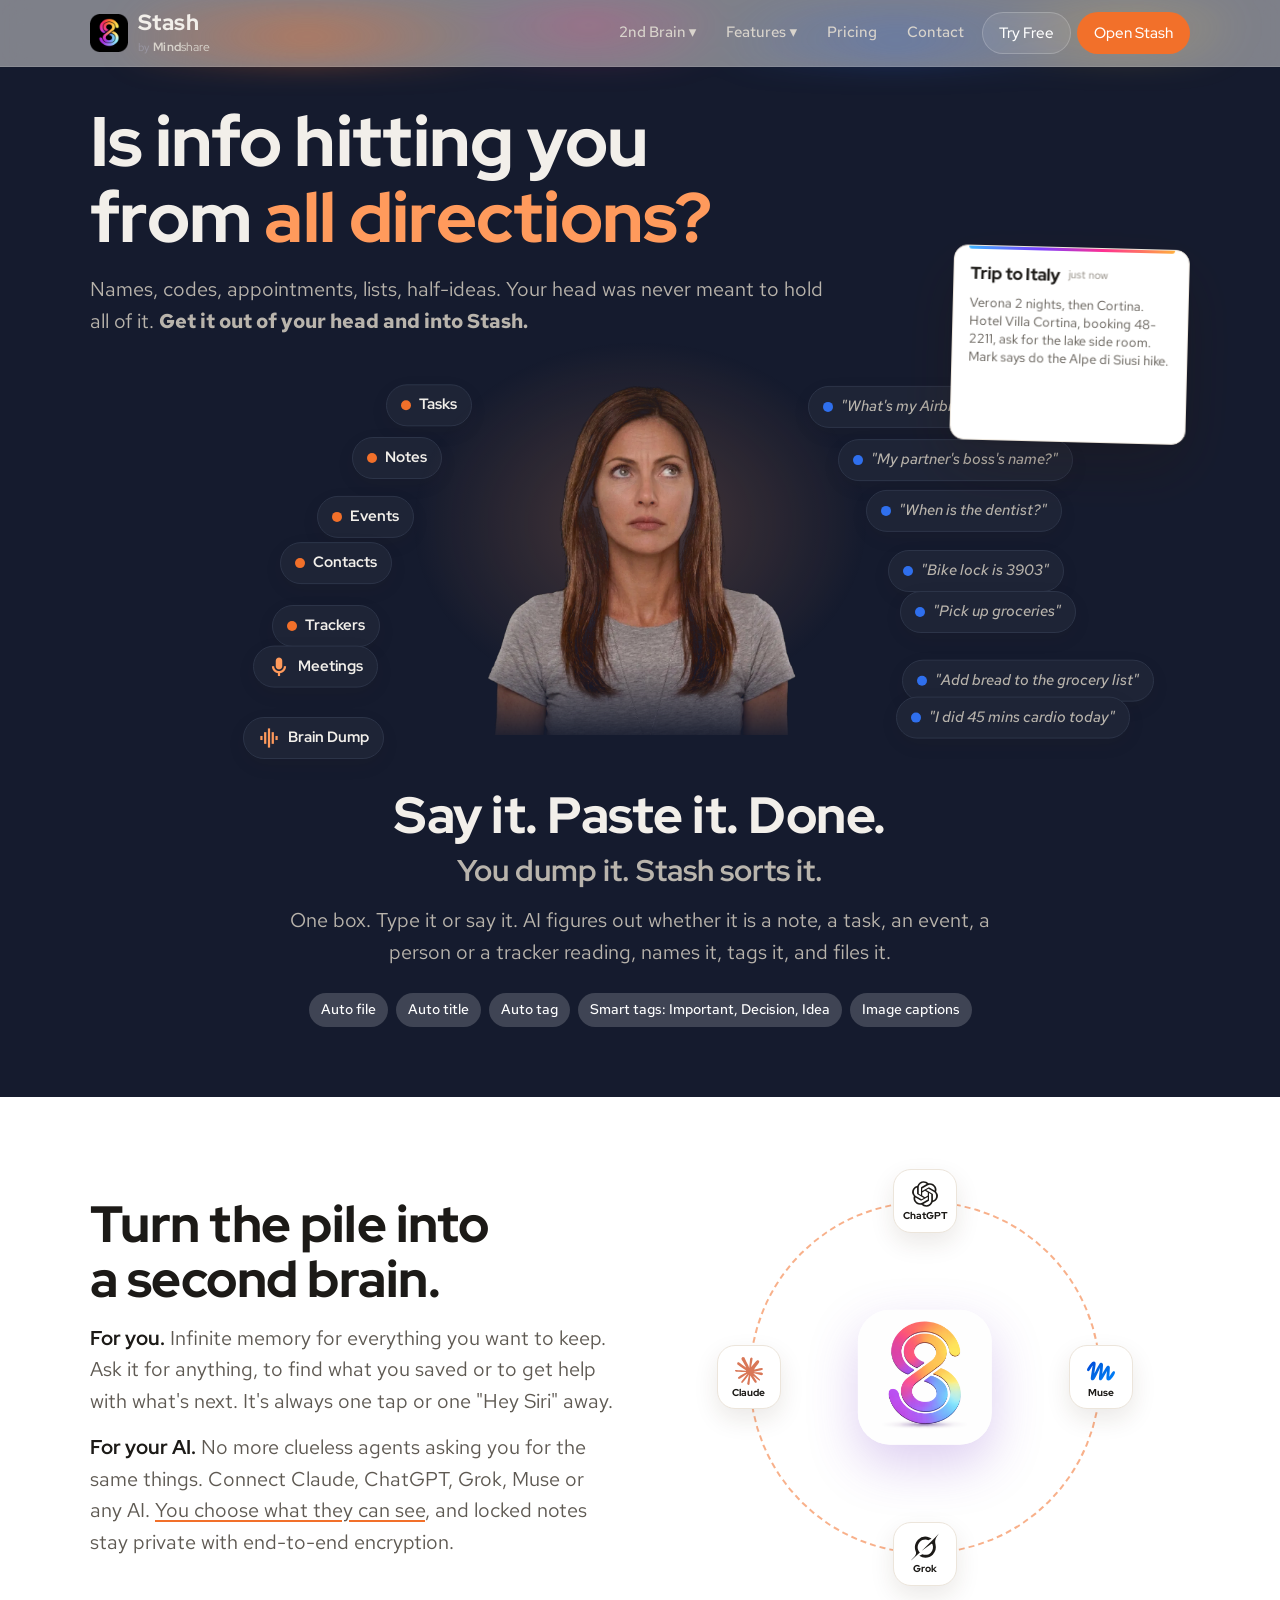
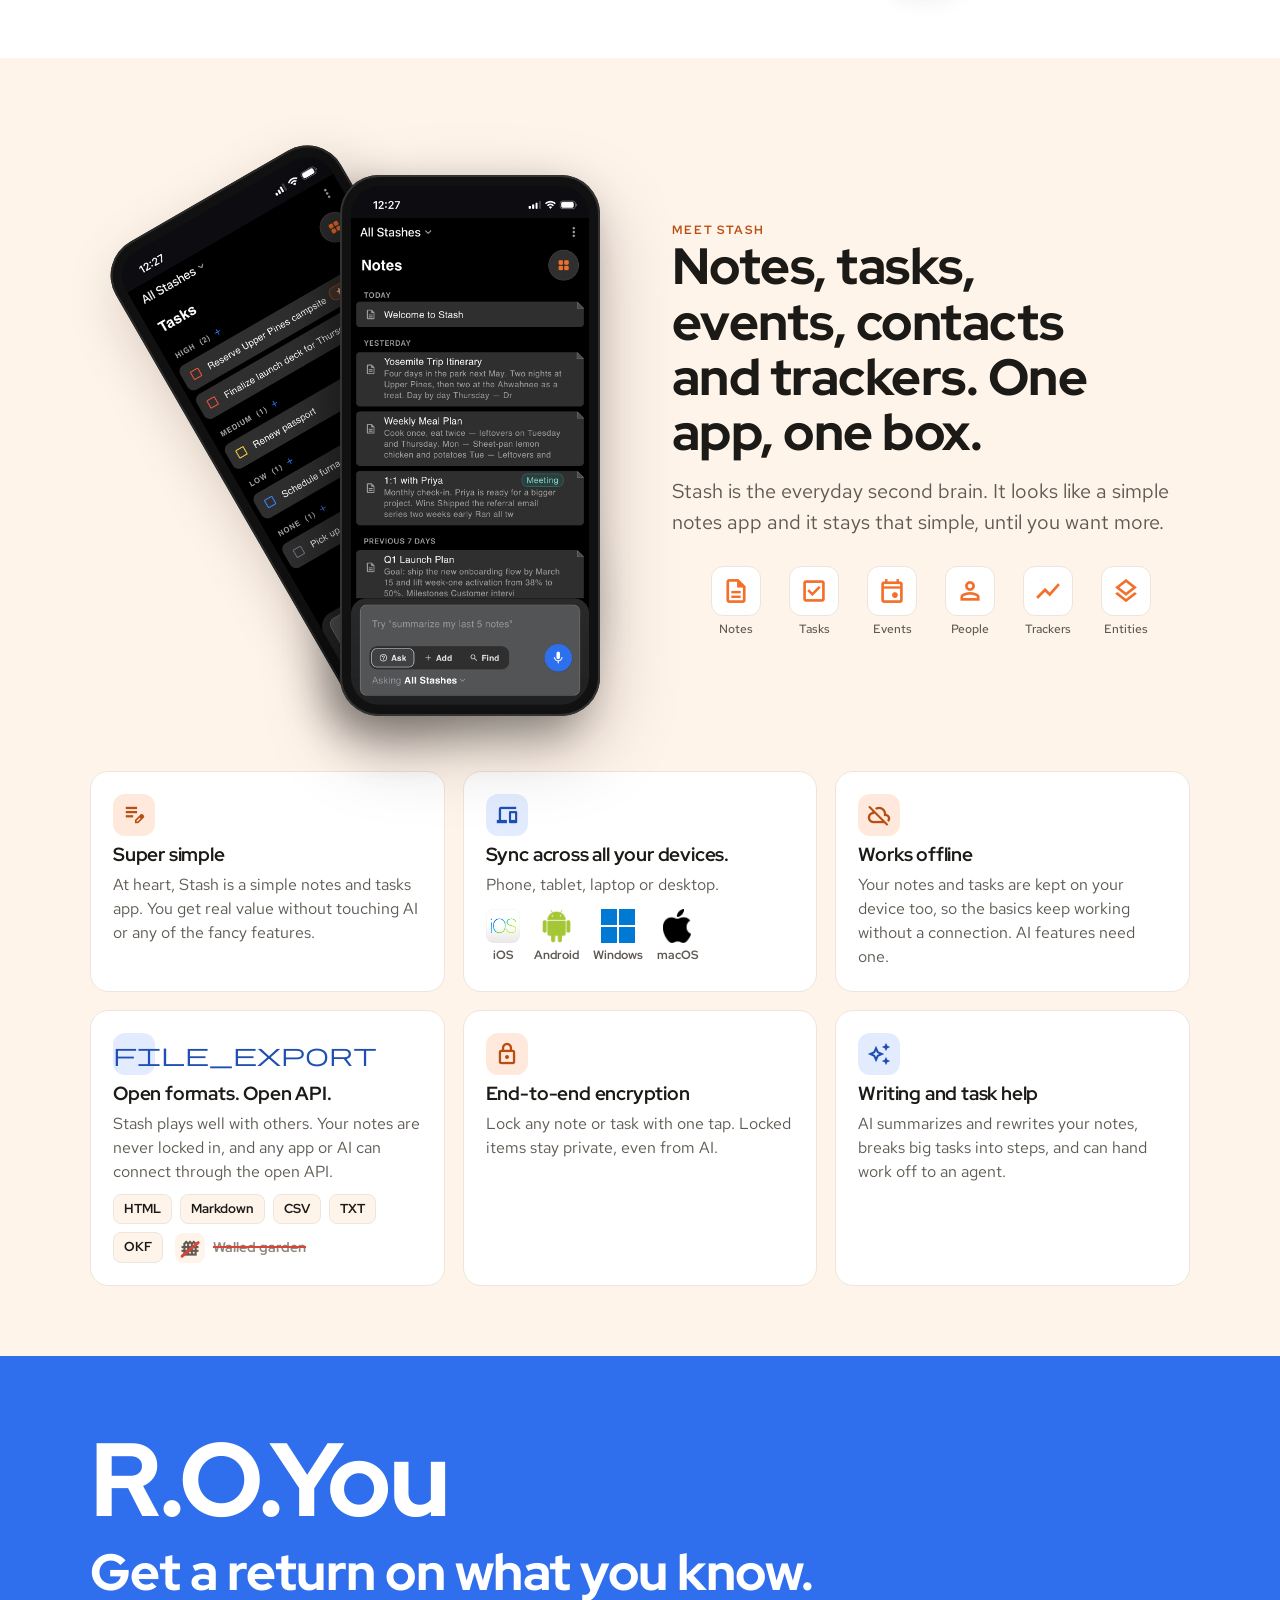
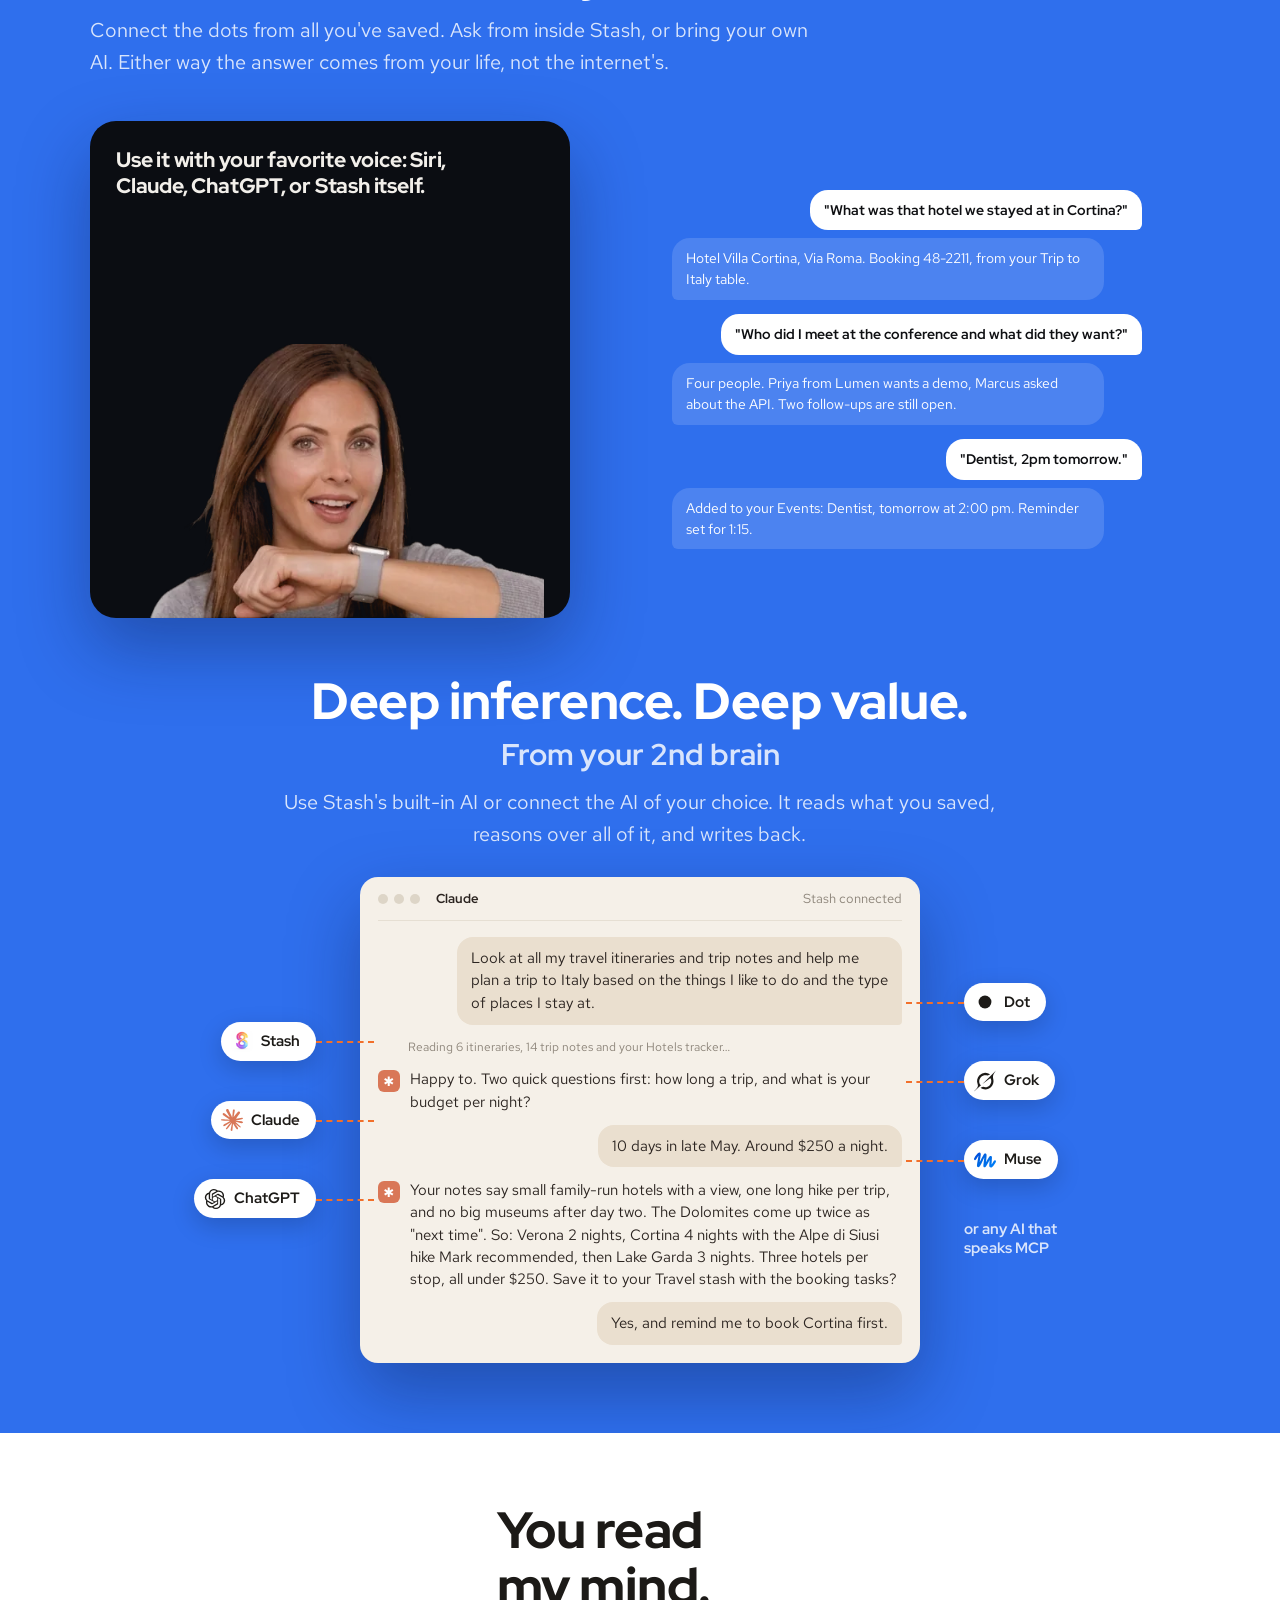
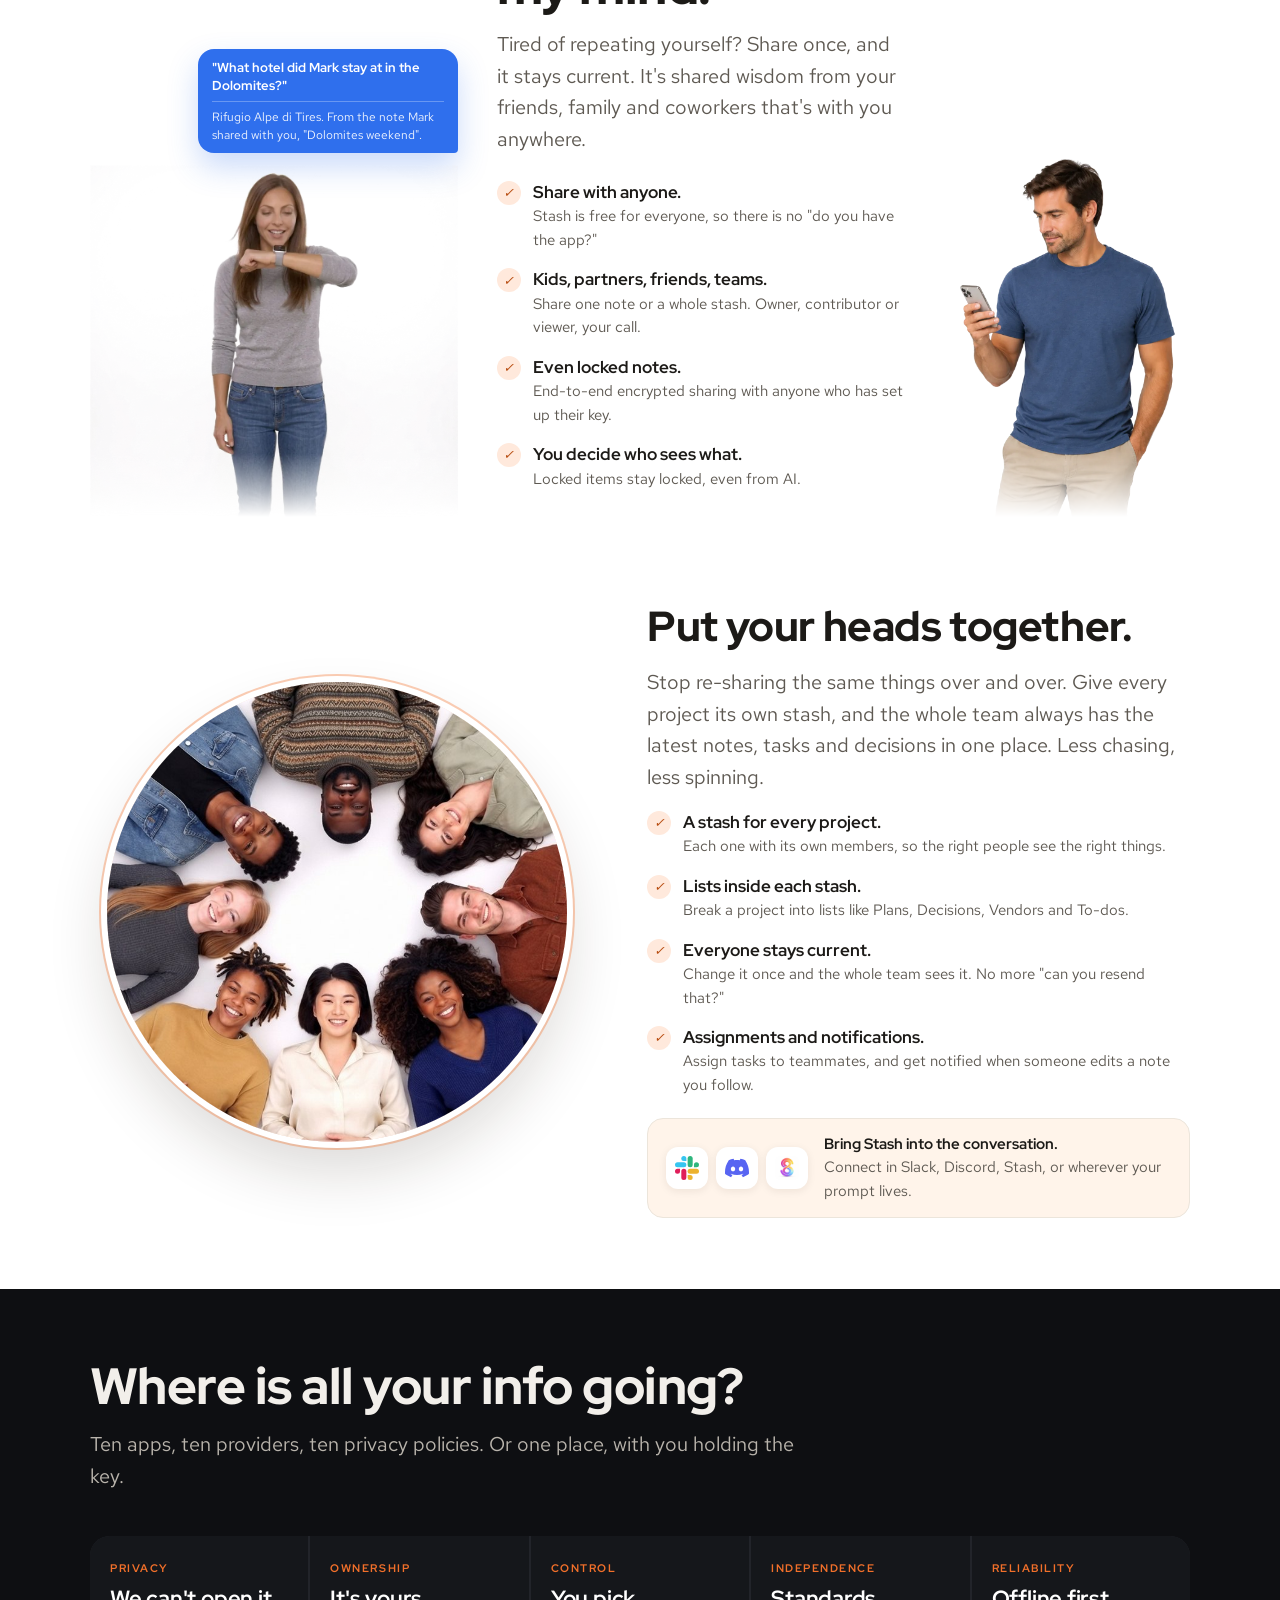
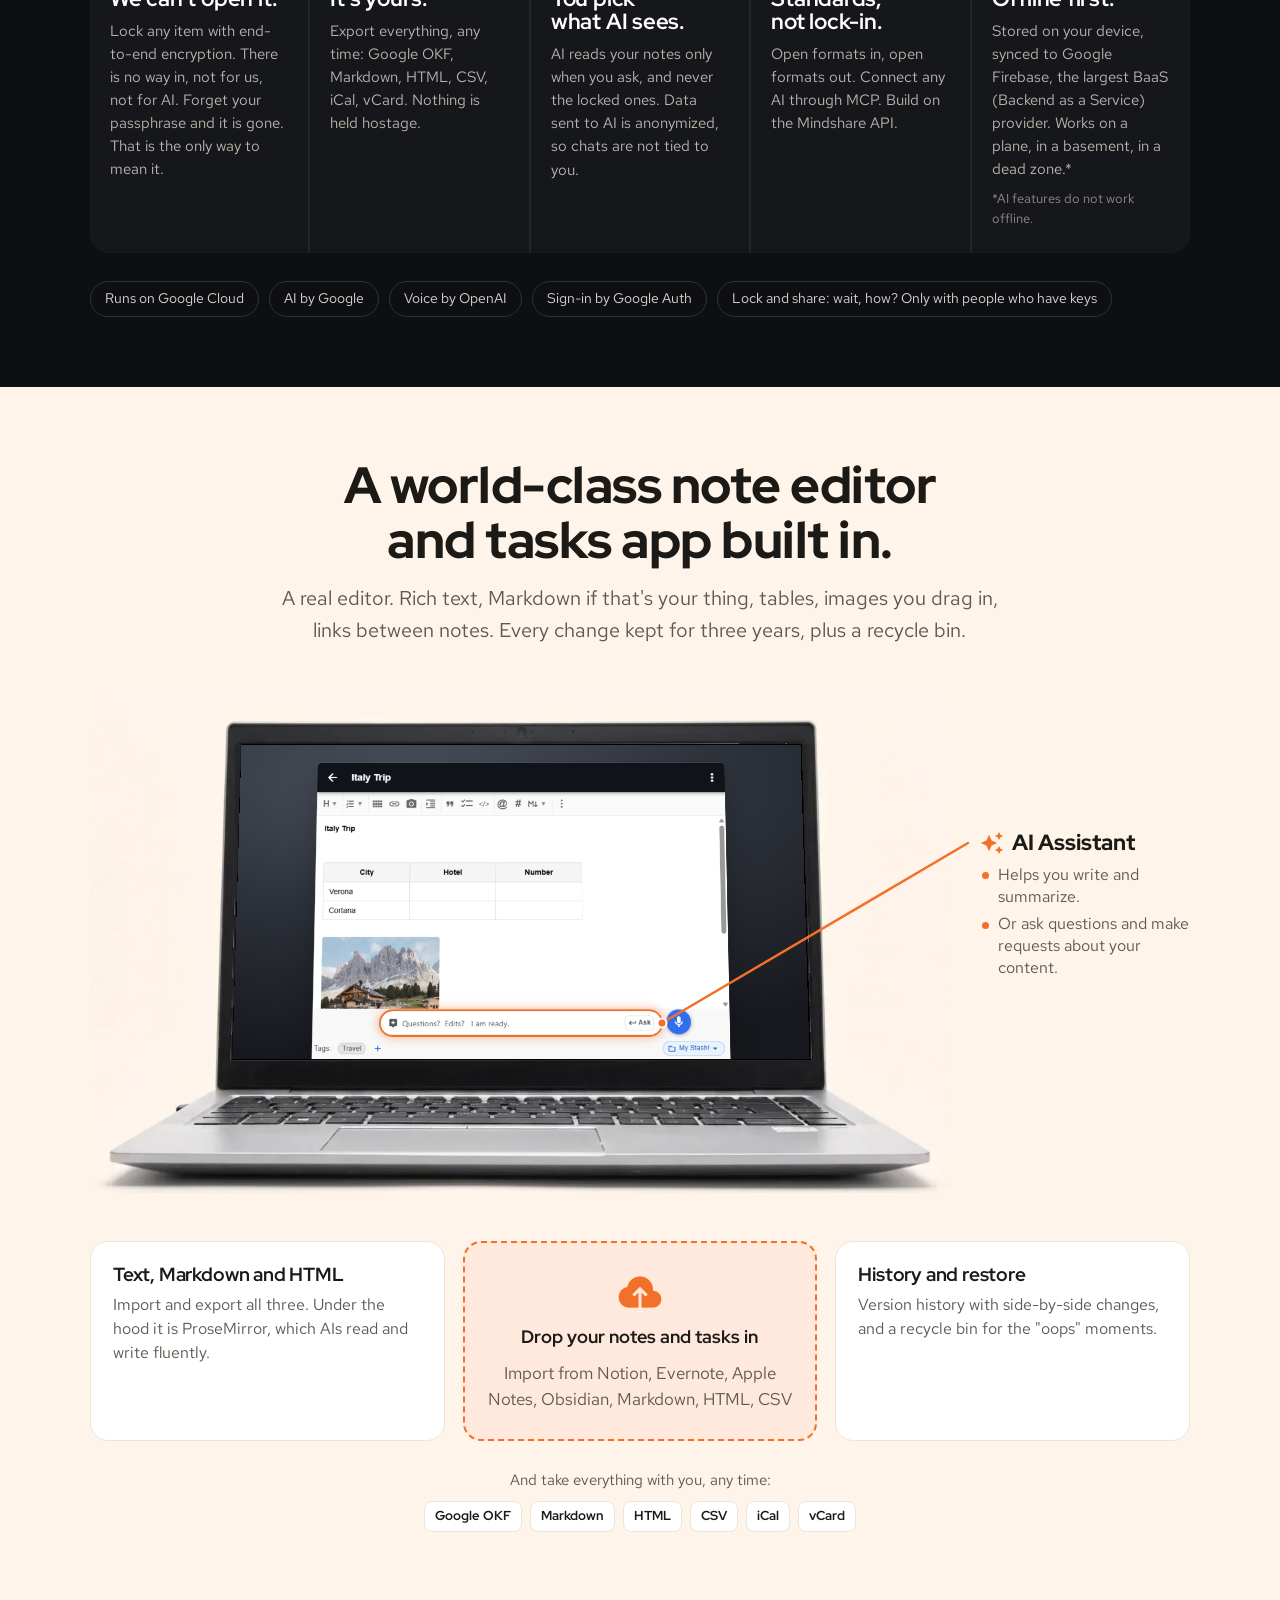
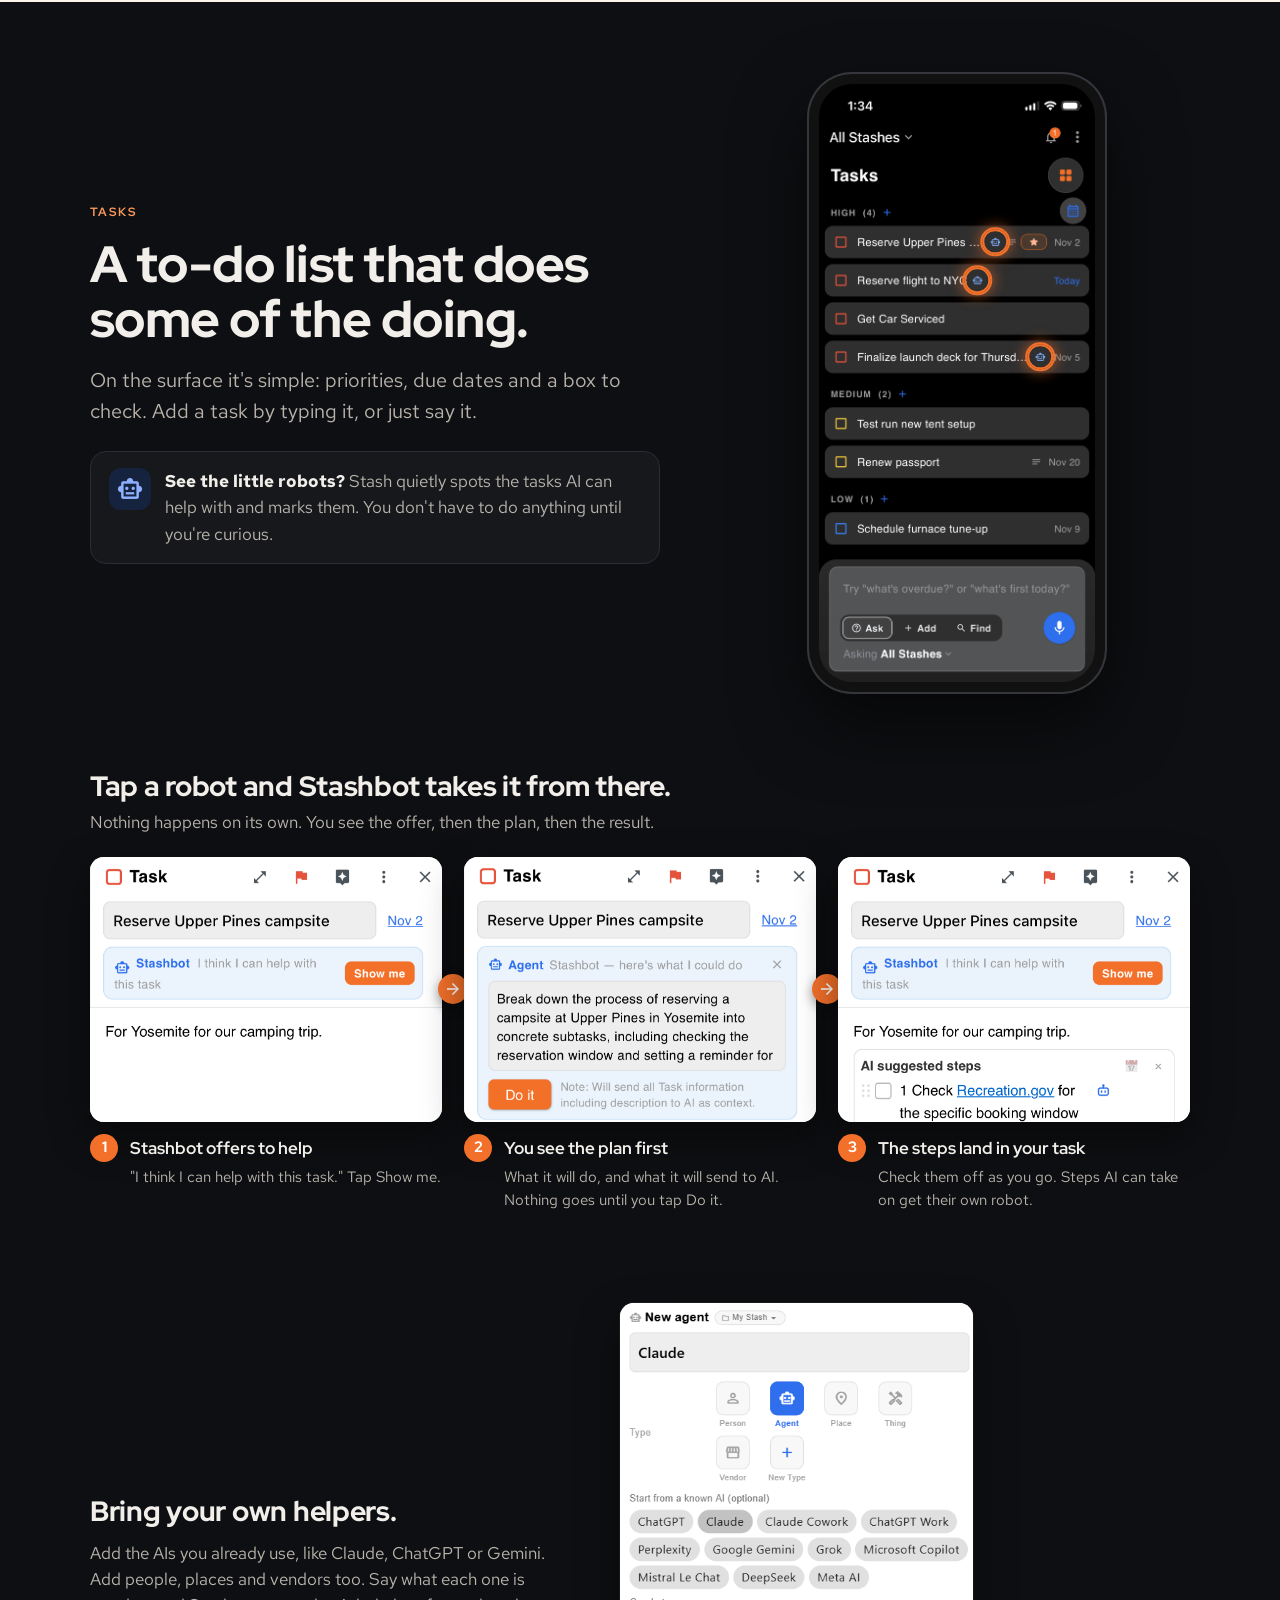
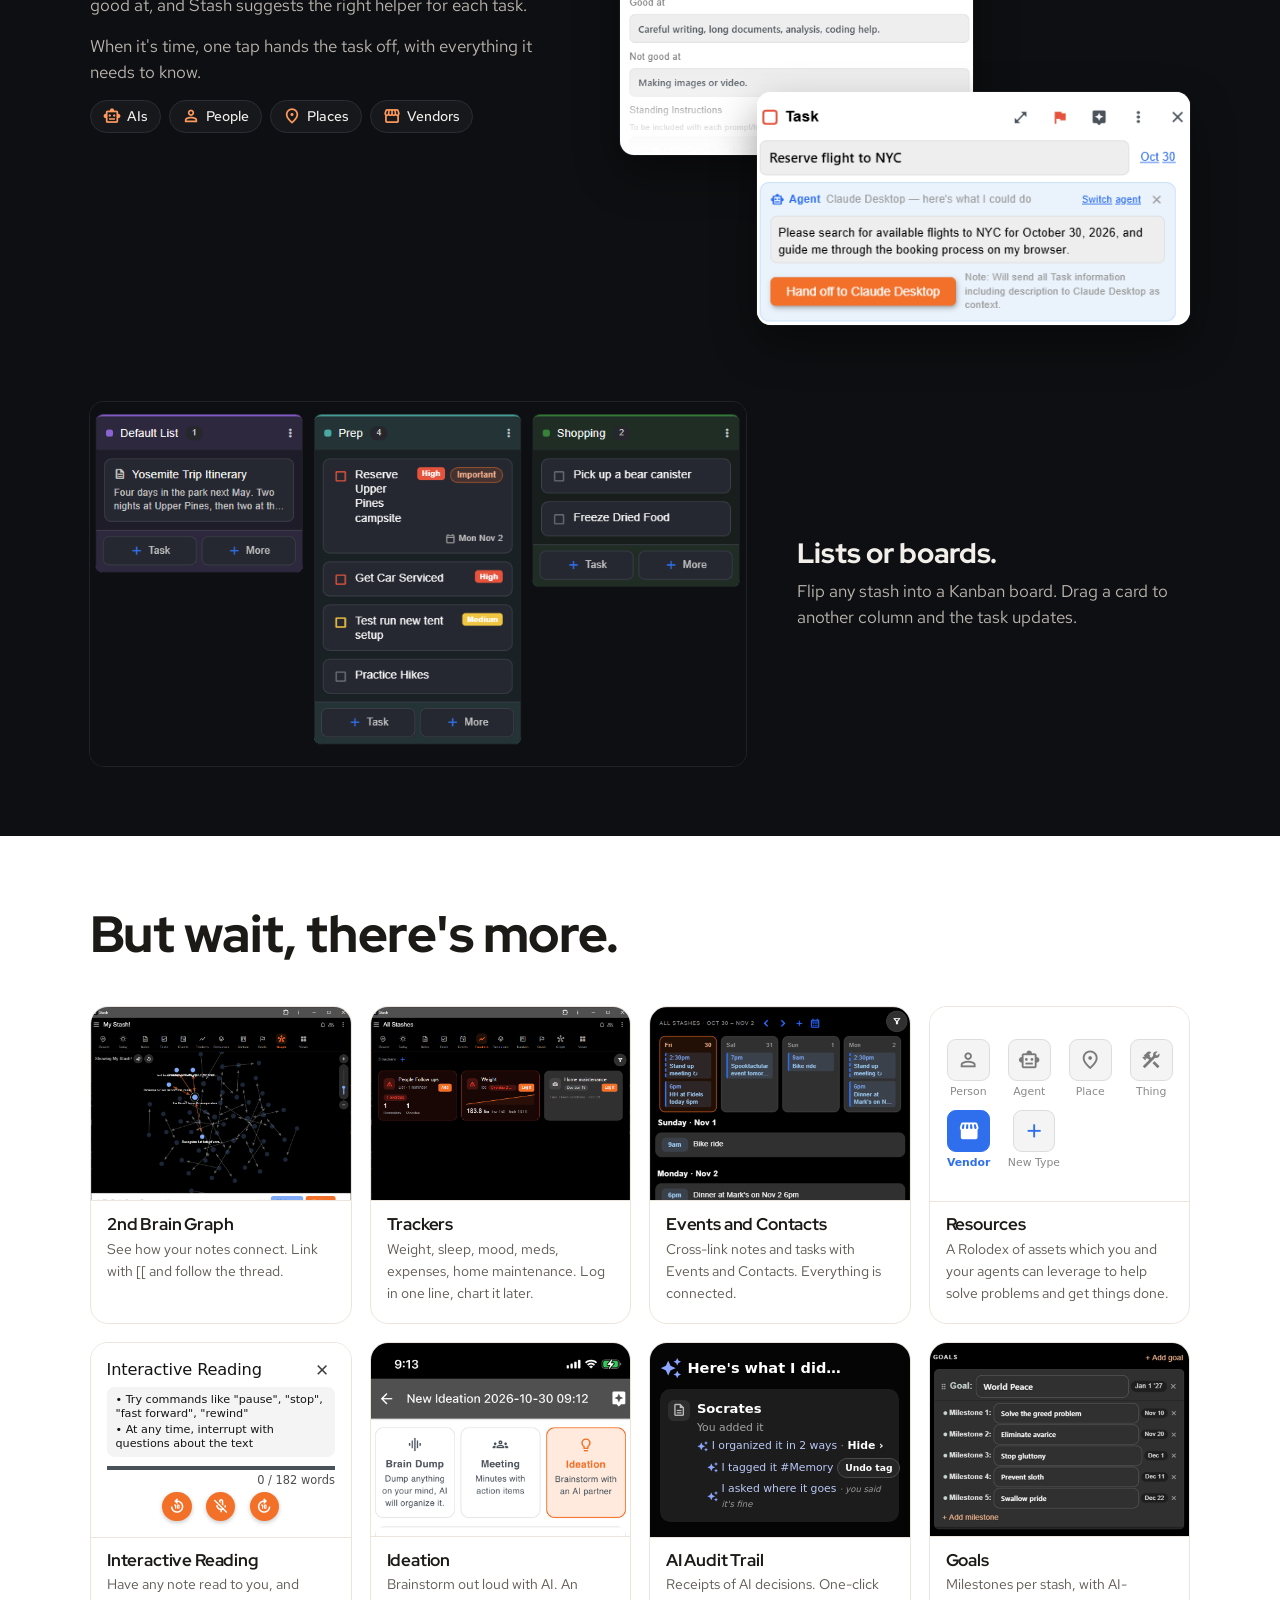
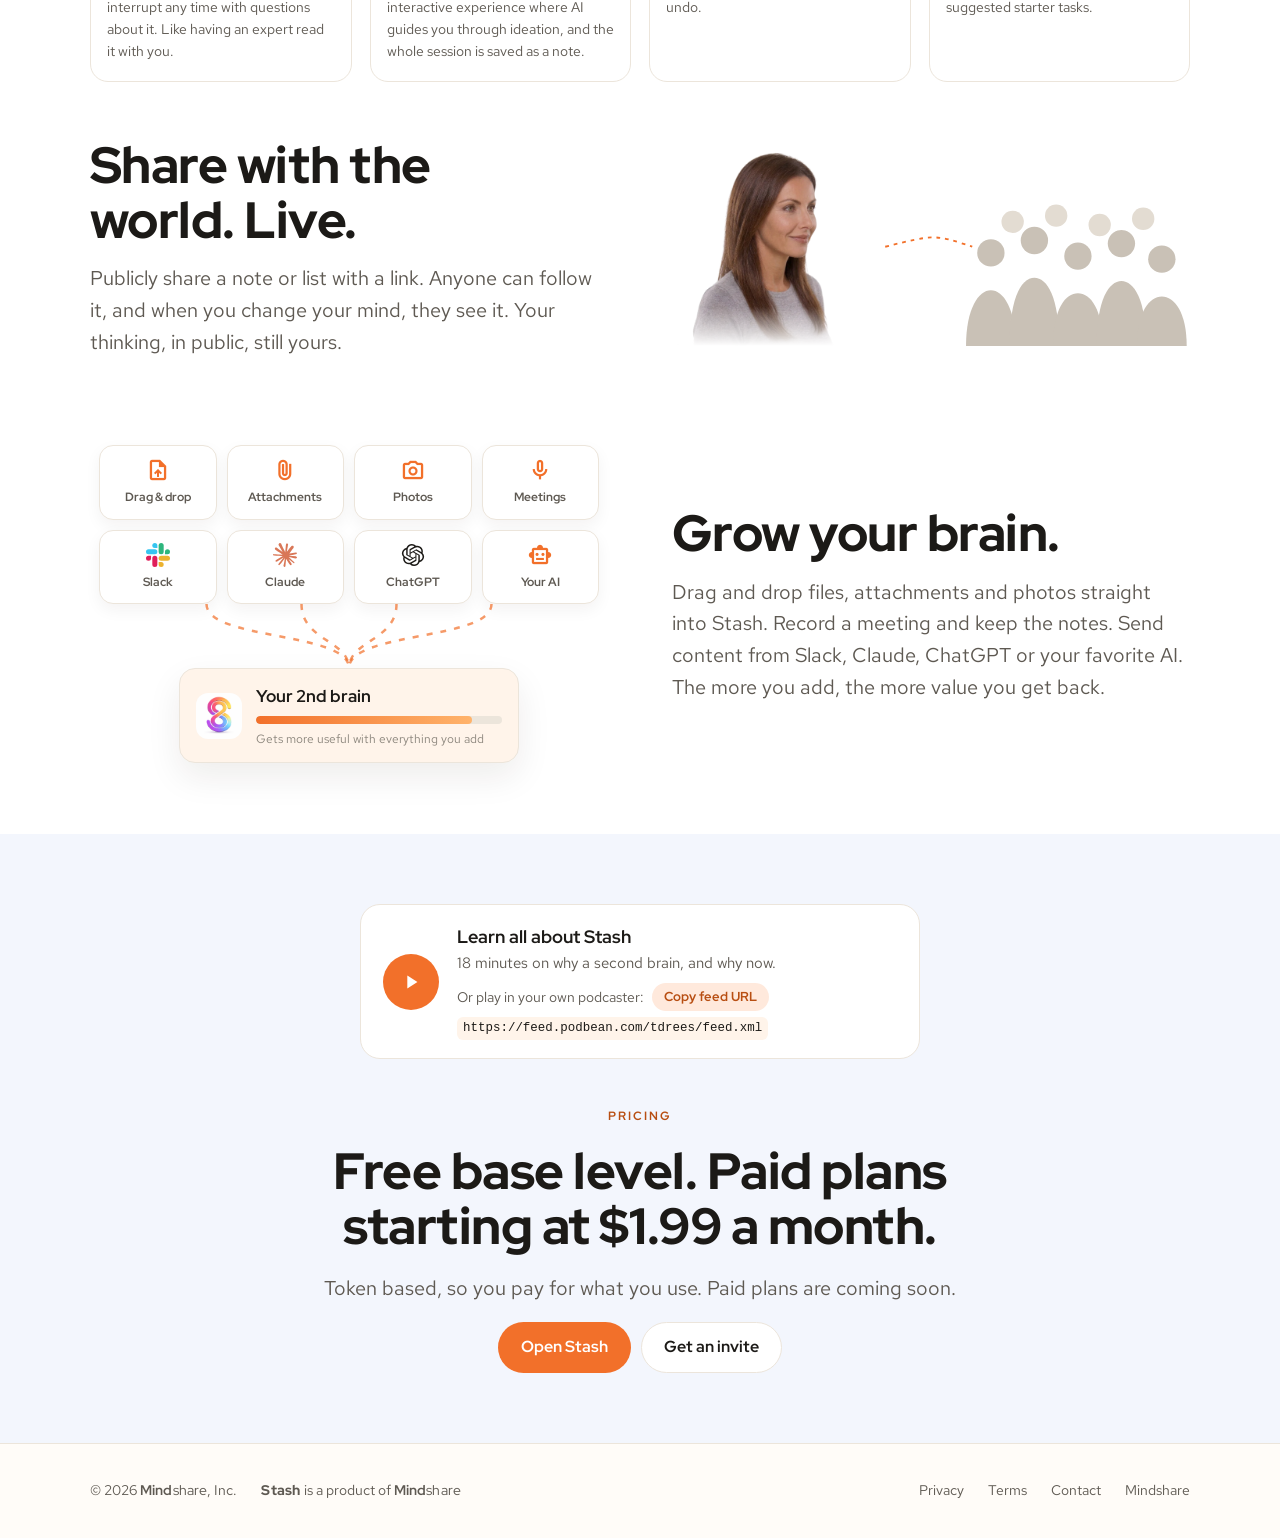
<file: index.html>
<!doctype html>
<html lang="en">
<head>
  <meta charset="utf-8">
  <meta name="viewport" content="width=device-width, initial-scale=1, viewport-fit=cover">
  <title>Stash: the everyday second brain</title>
  <meta name="description" content="Notes, tasks, events, contacts and trackers in one app, with AI that helps when you want it. Stash is the everyday second brain.">
  <meta name="theme-color" content="#FFFCF8">
  <!-- The picture shown when someone shares a link to this page (iMessage, Slack, WhatsApp...).
       Left relative on purpose so it works on every copy (stash.info, retsyn.ai, retsyn.app). -->
  <meta property="og:image" content="/img/share-card.png">
  <meta property="og:image:width" content="1200">
  <meta property="og:image:height" content="630">
  <meta property="og:image:alt" content="Stash: the everyday second brain">
  <meta name="twitter:card" content="summary_large_image">

  <!-- Signed in? Skip the website and go straight to the app.
       Runs first, before anything draws. Keep in step with 404.html.
       See README.md, "The two rules", before changing anything here. -->
  <script>
    (function () {
      var h = location.hostname;
      // Where the app lives for THIS copy of the site:
      //   stash.info → app.stash.info, retsyn.app → app.retsyn.app, retsyn.ai → app.retsyn.ai
      //   localhost (local preview) → the dev app that restart-app.ps1 runs
      //   *.pages.dev (Cloudflare preview links) → the dev app
      var app =
        h === 'localhost' || h === '127.0.0.1' ? 'http://localhost:8089' :
        /\.pages\.dev$/.test(h) ? 'https://app.retsyn.app' :
        'https://app.' + h.replace(/^www\./, '');
      window.STASH_APP = app;
      // The app sets this cookie on sign-in and deletes it on sign-out.
      // Add ?home to the address to stay on the website while signed in.
      var signedIn = /(?:^|;\s*)stash_signed_in=1(?:;|$)/.test(document.cookie);
      var stay = /[?&]home(?:[=&]|$)/.test(location.search);
      if (signedIn && !stay) location.replace(app + '/');
    })();
  </script>

  <link rel="icon" type="image/png" href="/favicon.png">
<link rel="preconnect" href="https://fonts.googleapis.com">
<link rel="preconnect" href="https://fonts.gstatic.com" crossorigin>
<link rel="stylesheet" href="https://fonts.googleapis.com/css2?family=Red+Hat+Display:wght@400;500;700;800&family=Red+Hat+Text:wght@400;500;700&display=swap">
<link rel="stylesheet" href="https://fonts.googleapis.com/css2?family=Material+Symbols+Outlined:opsz,wght,FILL,GRAD@24,400..600,0..1,0&display=swap">
<style>
  @font-face { font-family: "StashIcons"; src: url([data-uri]) format("truetype"); }
  .si { font-family: "StashIcons"; font-style: normal; font-weight: 400; line-height: 1; display: inline-block; }
  .ms { font-family: "Material Symbols Outlined"; font-weight: 500; font-style: normal; font-size: 22px; line-height: 1; display: inline-block; letter-spacing: normal; text-transform: none; white-space: nowrap; direction: ltr; -webkit-font-smoothing: antialiased; font-variation-settings: "FILL" 0, "wght" 500, "GRAD" 0, "opsz" 24; }
  /* Layout: one long light page in 8 chapters, each a full-width band with a 1100px inner column. Orange = act/add, blue = AI/ask, logo gradient only on the hero wordmark. Deliberately single-theme (light). */
  :root {
    color-scheme: light;
    --bg: #FFFCF8; --bg-2: #FFF4EA; --bg-3: #F3F6FD; --ink: #1C1A17; --ink-2: #5E5952; --ink-3: #8C867D; --line: #ECE5DB; --card: #FFFFFF;
    --orange: #F2702A; --orange-ink: #B84E12; --orange-soft: #FFE9DC; --blue: #2F6FED; --blue-ink: #1F4FB3; --blue-soft: #E3ECFF;
    --dark: #0E0F12;
    --grad: linear-gradient(110deg, #3DB7FF, #7B3DFF 35%, #FF2F92 65%, #FFB03B);
    --display: "Red Hat Display", system-ui, sans-serif; --body: "Red Hat Text", system-ui, sans-serif;
    --col: 1100px; --gx: max(32px, env(safe-area-inset-left, 0px)); --gxr: max(32px, env(safe-area-inset-right, 0px));
  }
  * { box-sizing: border-box; }
  html { scroll-behavior: smooth; }
  body { margin: 0; background: var(--bg); color: var(--ink); font-family: var(--body); font-size: 17px; line-height: 1.55; overflow-x: hidden; }
  body::before { content: ""; position: fixed; inset: 0 0 auto; height: env(safe-area-inset-top, 0px); z-index: 60; background: var(--bg); }
  img { max-width: 100%; display: block; }
  a { color: inherit; }
  h1, h2, h3 { font-family: var(--display); text-wrap: balance; margin: 0; line-height: 1.08; letter-spacing: -0.01em; }
  h1 { font-weight: 800; font-size: clamp(2.3rem, 6vw, 4.4rem); }
  h2 { font-weight: 800; font-size: clamp(1.9rem, 4.4vw, 3.2rem); }
  h3 { font-weight: 700; font-size: 1.2rem; }
  p { margin: 0; }
  .lede { font-size: clamp(1.05rem, 1.6vw, 1.3rem); color: var(--ink-2); max-width: 36em; }
  .eyebrow { font-family: var(--display); font-weight: 700; font-size: 0.74rem; letter-spacing: 0.16em; text-transform: uppercase; color: var(--orange-ink); }
  .eyebrow.blue { color: var(--blue-ink); }
  .stash-mark { font-family: var(--display); font-weight: 800; letter-spacing: 0.02em; line-height: 1; }
  .ms-mark { font-family: var(--display); font-weight: 700; letter-spacing: 0.01em; line-height: 1; }
  .ms-mark .share { font-weight: 400; }
  .grad { background: var(--grad); -webkit-background-clip: text; background-clip: text; color: transparent; }

  /* bands */
  .band { padding-block: clamp(40px, 5.5vw, 72px); padding-left: var(--gx); padding-right: var(--gxr); position: relative; overflow: clip; }
  .band.warm { background: var(--bg-2); }
  .band.cool { background: var(--bg-3); }
  .band.dark { background: var(--dark); color: #F2EFEA; }
  .band.dark .lede { color: #B9B4AC; }
  .in { max-width: var(--col); margin: 0 auto; }
  .head { display: grid; gap: 14px; max-width: 46em; margin-bottom: clamp(24px, 3.5vw, 44px); }
  .split { display: grid; grid-template-columns: 1fr 1fr; gap: clamp(28px, 5vw, 72px); align-items: center; }
  @media (max-width: 820px) { .split { grid-template-columns: 1fr; } }
  .grid3 { display: grid; grid-template-columns: repeat(3, 1fr); gap: 18px; }
  .grid2 { display: grid; grid-template-columns: repeat(2, 1fr); gap: 18px; }
  @media (max-width: 820px) { .grid3 { grid-template-columns: 1fr 1fr; } }
  @media (max-width: 520px) { .grid3, .grid2 { grid-template-columns: 1fr; } }
  .card { background: var(--card); border: 1px solid var(--line); border-radius: 18px; padding: 22px; min-width: 0; display: grid; gap: 8px; align-content: start; }
  .card p { color: var(--ink-2); font-size: 0.97rem; }
  /* Meet Stash cards */
  .ic .ms { font-size: 24px; }
  .card .fmt { justify-content: flex-start; margin-top: 2px; }
  .plats { display: flex; flex-wrap: wrap; gap: 14px; margin-top: 4px; }
  .plats span { display: grid; justify-items: center; gap: 4px; font-size: 0.72rem; font-weight: 700; font-family: var(--display); color: var(--ink-2); }
  .plats img { width: 34px; height: 34px; object-fit: contain; display: block; }
  .card .fmt > span:not(.nowall) { background: var(--bg-2); }
  .fmt { align-items: center; }
  .fmt .nowall { margin: 0 0 0 4px; }
  .nowall { display: inline-flex; align-items: center; gap: 8px; margin-top: 4px; font-family: var(--display); font-weight: 700; font-size: 0.86rem; color: var(--ink-3); }
  .nowall s { text-decoration-color: #D9443A; text-decoration-thickness: 2px; }
  .nowall .x { position: relative; display: inline-grid; place-items: center; width: 30px; height: 30px; border-radius: 8px; background: var(--bg-2); color: var(--ink-2); }
  .nowall .x::after { content: ""; position: absolute; left: 3px; right: 3px; top: 50%; height: 2.5px; border-radius: 2px; background: #D9443A; transform: rotate(-40deg); }
  .ic { width: 42px; height: 42px; border-radius: 12px; display: grid; place-items: center; font-family: var(--display); font-weight: 800; font-size: 1.05rem; }
  .ic.o { background: var(--orange-soft); color: var(--orange-ink); }
  .ic.b { background: var(--blue-soft); color: var(--blue-ink); }

  /* buttons */
  .btn { display: inline-flex; align-items: center; justify-content: center; gap: 8px; border-radius: 999px; padding: 12px 22px; font-family: var(--display); font-weight: 700; font-size: 1rem; text-decoration: none; border: 1px solid transparent; cursor: pointer; }
  .btn.p { background: var(--orange); color: #fff; }
  .btn.p:hover { background: var(--orange-ink); }
  .btn.g { border-color: var(--line); background: var(--card); color: var(--ink); }
  .btn.sm { padding: 9px 16px; font-size: 0.92rem; }
  .btn:focus-visible, a:focus-visible, button:focus-visible { outline: 3px solid var(--blue); outline-offset: 2px; }

  /* nav */
  :root { --nav-a: 0.55; --ink-bg: #151B2E; --glow: 1; }
  .nav { position: sticky; top: env(safe-area-inset-top, 0px); z-index: 50; background: rgba(255,255,255,var(--nav-a)); backdrop-filter: blur(14px); border-bottom: 1px solid var(--line); padding-left: var(--gx); padding-right: var(--gxr); transition: background-color 0.4s ease, color 0.4s ease, border-color 0.4s ease; }
  .nav .in { position: relative; z-index: 1; }
  .nav.over-dark::before { content: ""; position: absolute; inset: 0; pointer-events: none; opacity: var(--glow); transition: opacity 0.25s linear;
    background:
      radial-gradient(ellipse 22% 180% at 24% 60%, rgba(242,112,42,0.42), transparent 70%),
      radial-gradient(ellipse 16% 160% at 46% 30%, rgba(255,61,139,0.22), transparent 70%),
      radial-gradient(ellipse 20% 180% at 70% 70%, rgba(47,111,237,0.26), transparent 70%),
      radial-gradient(ellipse 14% 140% at 88% 40%, rgba(255,207,74,0.18), transparent 70%);
    filter: blur(14px); }
  .nav.over-dark { background: rgba(21,27,46,var(--nav-a)); border-color: rgba(255,255,255,0.1); --ink: #F2EFEA; --ink-2: #D9D4CC; --ink-3: #9A97A3; --bg-2: rgba(255,255,255,0.1); --line: rgba(255,255,255,0.14); --card: #1E2436; color: #F2EFEA; }
  .nav.over-dark .brand .t2 .ms-mark { color: #D9D4CC; }
  .nav.over-dark .swap { background: rgba(255,255,255,0.1); border-color: rgba(255,255,255,0.14); }
  .nav.over-dark .swap button { color: #D9D4CC; }
  .nav.over-dark .swap button[aria-pressed="true"] { background: #fff; color: #1C1A17; }
  .nav.over-dark .btn.g { background: rgba(255,255,255,0.08); color: #fff; border-color: rgba(255,255,255,0.2); }
  .nav.over-dark .menu { background: #1E2436; border-color: #2C3448; }
  body::before { background: var(--ink-bg); }
  .nav .in { display: flex; align-items: center; gap: 22px; height: 66px; }
  .brand { display: flex; align-items: center; gap: 10px; text-decoration: none; }
  .brand img { width: 38px; height: 38px; }
  .brand .t1 { font-size: 1.35rem; }
  .brand .t2 { font-size: 0.66rem; color: var(--ink-3); letter-spacing: 0.04em; margin-top: 2px; }
  .brand .t2 .ms-mark { font-size: 0.72rem; color: var(--ink-2); }
  .links { display: flex; gap: 6px; margin-left: auto; align-items: center; }
  .links > a, .links summary { padding: 8px 12px; border-radius: 999px; text-decoration: none; font-weight: 500; font-size: 0.95rem; color: var(--ink-2); list-style: none; cursor: pointer; }
  .links > a:hover, .links summary:hover { background: var(--bg-2); color: var(--ink); }
  .links summary::-webkit-details-marker { display: none; }
  .links details { position: relative; }
  .links details[open] summary { background: var(--bg-2); }
  .menu { position: absolute; top: 44px; left: 0; width: 260px; background: var(--card); border: 1px solid var(--line); border-radius: 14px; box-shadow: 0 18px 50px rgba(30,20,10,0.12); padding: 6px; display: grid; grid-template-columns: 1fr; gap: 0; }
  .menu a { padding: 8px 12px; border-radius: 8px; text-decoration: none; font-size: 0.92rem; border-bottom: 1px solid var(--line); border-radius: 0; }
  .menu a:last-child { border-bottom: 0; }
  .menu a:first-child { border-radius: 8px 8px 0 0; }
  .menu a:last-child { border-radius: 0 0 8px 8px; }
  .menu a:hover { background: var(--bg-2); }
  .menu a small { display: block; color: var(--ink-3); font-size: 0.76rem; }
  .m-cta, .burger { display: none; }
  .burger { width: 40px; height: 40px; flex: none; border-radius: 12px; border: 1px solid var(--line); background: var(--card); color: var(--ink); cursor: pointer; place-items: center; padding: 0; }
  .burger .ms { font-size: 24px; }
  /* phones: the four links and both buttons fold into a panel under the bar; Try Free stays in the bar */
  @media (max-width: 760px) {
    .swap { display: none; }
    .nav .in { gap: 10px; }
    .brand .t2 { white-space: nowrap; }
    .m-cta { display: inline-flex; margin-left: auto; white-space: nowrap; padding: 8px 14px; font-size: 0.88rem; }
    .burger { display: grid; }
    .links { display: none; position: absolute; top: 100%; left: calc(-1 * var(--gx)); right: calc(-1 * var(--gxr)); margin: 0; flex-direction: column; align-items: stretch; gap: 2px; padding: 10px var(--gxr) 20px var(--gx); background: var(--card); border-bottom: 1px solid var(--line); box-shadow: 0 26px 40px rgba(0,0,0,0.18); max-height: calc(100dvh - 66px - env(safe-area-inset-top, 0px)); overflow-y: auto; }
    .nav.open .links { display: flex; }
    .links > a:not(.btn), .links summary { display: flex; justify-content: space-between; padding: 12px 8px; border-radius: 10px; font-size: 1.05rem; font-weight: 600; color: var(--ink); }
    .links details .menu { position: static; width: auto; box-shadow: none; border: 0; background: transparent; padding: 0 0 8px 12px; }
    .links .menu a { border-bottom: 0; border-radius: 8px; padding: 8px 10px; }
    .links > .btn { margin-top: 8px; padding: 12px 16px; font-size: 1rem; }
    .links > .btn.g { margin-top: 14px; }
  }
  @media (max-width: 359px) { .brand .t2 { display: none; } }

  /* chapter 1 */
  .hero { padding-top: clamp(20px, 3vw, 36px); }
  .hero-top { display: grid; gap: 18px; max-width: 52em; }
  .swap { display: inline-flex; gap: 4px; background: var(--bg-2); border: 1px solid var(--line); border-radius: 999px; padding: 4px; width: max-content; }
  .swap button { border: 0; background: transparent; font: inherit; font-family: var(--display); font-weight: 700; font-size: 0.78rem; padding: 5px 12px; border-radius: 999px; cursor: pointer; color: var(--ink-2); }
  .swap button[aria-pressed="true"] { background: var(--card); color: var(--ink); box-shadow: 0 1px 2px rgba(0,0,0,0.08); }
  .scene { position: relative; margin-top: clamp(12px, 2vw, 24px); display: grid; grid-template-columns: 1fr minmax(240px, 380px) 1fr; align-items: center; gap: 6px; }
  @media (max-width: 820px) { .scene { grid-template-columns: 1fr; } }
  .figure { position: relative; aspect-ratio: 1 / 1; max-width: 100%; }
  .figure::before { content: ""; position: absolute; inset: -6% -10% 10%; border-radius: 50%; background: radial-gradient(closest-side, rgba(255,154,92,0.22), rgba(255,154,92,0)); pointer-events: none; }
  .figure .person { position: relative; width: 100%; height: 100%; object-fit: contain; display: block; -webkit-mask-image: linear-gradient(#000 78%, transparent 100%); mask-image: linear-gradient(#000 78%, transparent 100%); }
  .figure .ph { position: absolute; left: 50%; bottom: 8px; transform: translateX(-50%); font-size: 0.7rem; color: var(--ink-3); background: rgba(255,255,255,0.8); border: 1px dashed var(--line); padding: 3px 8px; border-radius: 999px; white-space: nowrap; }
  .crowd-scene { display: grid; grid-template-columns: 2fr 3fr; align-items: end; gap: 0; }
  .crowd-scene .person { width: 100%; display: block; -webkit-mask-image: linear-gradient(#000 80%, transparent 100%); mask-image: linear-gradient(#000 80%, transparent 100%); }
  .crowd-scene svg { width: 100%; display: block; }
  .floaters { display: grid; gap: 12px; align-self: start; margin-top: clamp(0px, 2vw, 24px); }
  .floaters.left { justify-items: end; text-align: right; }
  .floaters.right { justify-items: start; }
  /* arc: top chips tuck in toward her head, lower ones swing outward */
  .floaters.left .chip:nth-child(1) { margin-right: -28px; } .floaters.right .chip:nth-child(1) { margin-left: -28px; }
  .floaters.left .chip:nth-child(2) { margin-right: 2px; }   .floaters.right .chip:nth-child(2) { margin-left: 2px; }
  .floaters.left .chip:nth-child(3) { margin-right: 30px; }  .floaters.right .chip:nth-child(3) { margin-left: 30px; }
  .floaters.left .chip:nth-child(4) { margin-right: 52px; }  .floaters.right .chip:nth-child(4) { margin-left: 52px; }
  .floaters.left .chip:nth-child(5) { margin-right: 64px; }  .floaters.right .chip:nth-child(5) { margin-left: 64px; }
  .floaters.left .chip:nth-child(6) { margin-right: 66px; }  .floaters.right .chip:nth-child(6) { margin-left: 66px; }
  .floaters.left .chip:nth-child(7) { margin-right: 60px; }  .floaters.right .chip:nth-child(7) { margin-left: 60px; }
  /* phones: 3 questions above her, 3 things-to-remember below; the types (Tasks, Notes...) move under the AI pills (.types-m) */
  @media (max-width: 820px) {
    .scene { gap: 10px; }
    .scene .floaters.left { display: none; }
    .scene .floaters.right { display: contents; }
    .scene .figure { order: 2; width: min(340px, 88%); justify-self: center; margin: -4px 0 -54px; }
    .scene .chip { position: relative; z-index: 1; margin: 0 !important; max-width: 100%; }
    .scene .chip:nth-child(-n+3) { order: 1; }
    .scene .chip:nth-child(n+4) { order: 3; }
    .scene .chip:nth-child(1) { justify-self: start; }
    .scene .chip:nth-child(2) { justify-self: end; }
    .scene .chip:nth-child(3) { justify-self: center; }
    .scene .chip:nth-child(4) { justify-self: end; }
    .scene .chip:nth-child(5) { display: none; }
    .scene .chip:nth-child(6) { justify-self: start; }
    .scene .chip:nth-child(7) { justify-self: center; }
  }
  .types-m, .rec-m { display: none; }
  @media (max-width: 820px) {
    .types-m, .rec-m { display: grid; gap: 10px; justify-items: center; width: 100%; }
    .rec-m { margin-top: 4px; }
    .types-m { margin-top: 10px; padding-top: 22px; border-top: 1px solid var(--line); }
    :is(.types-m, .rec-m) p { margin: 0; font-family: var(--display); font-weight: 700; font-size: 0.72rem; letter-spacing: 0.16em; text-transform: uppercase; color: var(--ink-3); }
    :is(.types-m, .rec-m) div { display: flex; flex-wrap: wrap; justify-content: center; gap: 8px; }
    :is(.types-m, .rec-m) .chip { padding: 6px 12px; font-size: 0.86rem; box-shadow: none; }
    :is(.types-m, .rec-m) .chip i { width: 8px; height: 8px; }
    :is(.types-m, .rec-m) .chip .ms { font-size: 18px; }
  }
  .chip { display: inline-flex; align-items: center; gap: 8px; background: var(--card); border: 1px solid var(--line); border-radius: 999px; padding: 8px 14px; font-family: var(--display); font-weight: 700; font-size: 0.95rem; box-shadow: 0 6px 20px rgba(60,40,20,0.06); will-change: transform; }
  .chip i { width: 10px; height: 10px; border-radius: 50%; background: var(--orange); display: inline-block; }
  .chip .ms { color: var(--orange); font-size: 20px; }
  .chip.q { font-family: var(--body); font-weight: 500; color: var(--ink-2); font-style: italic; }
  .chip.q i { background: var(--blue); }
  .hero-sub { margin-top: clamp(20px, 3.5vw, 40px); display: grid; gap: 16px; justify-items: center; text-align: center; }
  .ai-row { display: flex; flex-wrap: wrap; gap: 8px; justify-content: center; margin-top: 10px; }
  .ai-row span { background: var(--blue-soft); color: var(--blue-ink); border-radius: 999px; padding: 6px 12px; font-size: 0.86rem; font-weight: 500; }
  .band.brain { background: #FFFFFF; }
  .asset .lead { color: var(--ink); font-family: var(--display); }
  .asset .ul { text-decoration-color: var(--orange); text-decoration-thickness: 2px; text-underline-offset: 3px; }
  .asset .subhead { margin-top: 14px; font-size: clamp(1.15rem, 2vw, 1.5rem); line-height: 1.25; }
  .five .fn { display: block; margin-top: 8px; font-size: 0.8rem; opacity: 0.75; }
  .band.brain .orbit .ring { border: 2px dashed rgba(242,112,42,0.55); }
  .asset { margin-top: 0; display: grid; grid-template-columns: 1fr 1fr; gap: 40px; align-items: center; }
  @media (max-width: 820px) { .asset { grid-template-columns: 1fr; } }
  .orbit { position: relative; aspect-ratio: 1; max-width: 420px; margin: 0 auto; width: 100%; }
  .orbit .core { position: absolute; left: 50%; top: 50%; width: 32%; transform: translate(-50%,-50%); border-radius: 24%; box-shadow: 0 20px 50px rgba(120,60,200,0.25); }
  .orbit .ring { position: absolute; inset: 8%; border: 1.5px dashed var(--line); border-radius: 50%; }
  .orbit .sat { position: absolute; width: 64px; height: 64px; border-radius: 18px; background: var(--card); border: 1px solid var(--line); display: grid; place-items: center; font-family: var(--display); font-weight: 800; font-size: 0.72rem; box-shadow: 0 10px 24px rgba(60,40,20,0.1); transform: translate(-50%,-50%); }
  .logo-ph { font-size: 0.68rem; color: var(--ink-2); }

  /* chapter 2 */
  .phone { width: min(300px, 80vw); margin: 0 auto; background: #111; border-radius: 44px; padding: 12px; box-shadow: 0 30px 80px rgba(20,10,0,0.25), inset 0 0 0 2px #2a2a2a; }
  .phone img { border-radius: 34px; }
  /* two phones, hinged near the bottom-left corner: Notes upright in front, Tasks fanned out behind */
  .phone-fan { width: min(530px, 100%); margin: 0 auto; padding: 9% 1.5% 3% 0; }
  .fan-pair { position: relative; width: 51%; margin-left: auto; container-type: inline-size; }
  .fan-pair .phone { width: 100%; margin: 0; padding: 4.2cqw; border-radius: 15cqw; }
  .fan-pair .phone img { display: block; width: 100%; border-radius: 11cqw; }
  .phone-fan .fan-pair .phone.front { position: relative; box-shadow: -14px 18px 40px rgba(0,0,0,0.35), 0 30px 80px rgba(20,10,0,0.22), inset 0 0 0 2px #333; }
  .phone-fan .fan-pair .phone.back { position: absolute; left: 0; top: 0; transform-origin: 15% 92%; transform: rotate(-30deg); box-shadow: 0 24px 60px rgba(20,10,0,0.2), inset 0 0 0 2px #2a2a2a; }
  .js .phone-fan .fan-pair .phone.back { transform: rotate(0deg); transition: transform 1.1s cubic-bezier(0.2, 0.8, 0.2, 1) 0.45s; }
  .js .phone-fan.on .fan-pair .phone.back { transform: rotate(-30deg); }
  @media (prefers-reduced-motion: reduce) { .js .phone-fan .fan-pair .phone.back { transform: rotate(-30deg); transition: none; } }
  .viewbar { display: grid; grid-template-columns: repeat(6, minmax(0, 1fr)); gap: 8px; max-width: 460px; margin: 28px auto 0; }
  @media (max-width: 480px) { .viewbar { grid-template-columns: repeat(3, minmax(0, 1fr)); row-gap: 14px; } }
  .viewbar > span { display: grid; justify-items: center; gap: 4px; font-size: 0.74rem; color: var(--ink-2); font-weight: 500; min-width: 0; }
  .viewbar b .si { font-size: 22px; }
  .viewbar b .ms { font-size: 28px; width: 1em; height: 1em; overflow: hidden; color: var(--orange); }
  .viewbar b { width: 50px; height: 50px; border-radius: 12px; background: var(--card); border: 1px solid var(--line); display: grid; place-items: center; font-family: var(--display); font-weight: 800; color: var(--orange-ink); }
  .plan { margin-top: 36px; text-align: center; color: var(--ink-2); }

  /* chapter 3 */
  .platforms { display: flex; flex-wrap: wrap; gap: 10px; }
  .platforms span { border: 1px solid var(--line); background: var(--card); border-radius: 999px; padding: 7px 14px; font-weight: 500; font-size: 0.92rem; }
  .drop { border: 2px dashed var(--orange); background: var(--orange-soft); border-radius: 18px; padding: 34px 20px; text-align: center; display: grid; gap: 8px; }
  .drop b { font-family: var(--display); font-size: 1.15rem; }
  .card.drop { align-content: center; justify-items: center; padding: 26px 20px; }
  .drop .up { font-size: 46px; color: var(--orange); font-variation-settings: "FILL" 1, "wght" 500, "GRAD" 0, "opsz" 48; animation: bob 2.4s ease-in-out infinite; }
  @keyframes bob { 0%, 100% { transform: translateY(0); } 50% { transform: translateY(-4px); } }
  @media (prefers-reduced-motion: reduce) { .drop .up { animation: none; } }
  .take { margin-top: 28px; display: grid; gap: 10px; justify-items: center; text-align: center; }
  .take p { color: var(--ink-2); font-size: 0.92rem; margin: 0; }
  .fmt { display: flex; flex-wrap: wrap; gap: 8px; justify-content: center; }
  .fmt > span:not(.nowall) { background: var(--card); border: 1px solid var(--line); border-radius: 8px; padding: 4px 10px; font-size: 0.82rem; font-weight: 700; font-family: var(--display); }

  /* chapter 4 */
  .chat { background: var(--card); border: 1px solid var(--line); border-radius: 22px; padding: 18px; display: grid; gap: 12px; box-shadow: 0 24px 60px rgba(30,40,80,0.1); }
  .msg { max-width: 88%; padding: 12px 16px; border-radius: 18px; font-size: 0.95rem; line-height: 1.45; }
  .msg.me { background: var(--blue); color: #fff; justify-self: end; border-bottom-right-radius: 6px; }
  .msg.ai { background: var(--bg-3); border-bottom-left-radius: 6px; }
  .msg.sys { justify-self: center; font-size: 0.78rem; color: var(--ink-3); background: transparent; padding: 2px; display: flex; gap: 6px; align-items: center; }
  .msg.sys i { width: 18px; height: 18px; border-radius: 5px; background: var(--grad); display: inline-block; }
  .asks { display: grid; gap: 12px; }
  .ask { display: flex; gap: 14px; align-items: flex-start; }
  .ask .ic { flex: none; }
  .ask b { font-family: var(--display); display: block; margin-bottom: 2px; }
  .ask span { color: var(--ink-2); font-size: 0.95rem; }
  .roi { font-family: var(--display); font-weight: 800; font-size: clamp(3rem, 9vw, 6.5rem); line-height: 1; letter-spacing: -0.02em; }
  .roi em { font-style: normal; color: var(--orange); }
  /* chapter 5: her, text, Mark */
  .share3 { display: grid; grid-template-columns: minmax(220px, 1.35fr) minmax(0, 1.5fr) minmax(160px, 0.9fr); gap: clamp(16px, 3vw, 40px); align-items: end; }
  .share3 .people { position: relative; align-self: end; aspect-ratio: auto; }
  .share3 .people img { width: 100%; display: block; -webkit-mask-image: linear-gradient(#000 82%, transparent 100%); mask-image: linear-gradient(#000 82%, transparent 100%); }
  .share3 .people.mark img { max-height: 520px; object-fit: contain; object-position: bottom; }
  .share3 .people:not(.mark) { display: grid; }
  .share3 .pbubble { position: static; width: min(260px, 100%); margin: 0 0 12px auto; border-radius: 16px 16px 4px 16px; }
  /* teams block under the sharing row */
  .teams { display: grid; grid-template-columns: minmax(0, 1fr) minmax(0, 1.1fr); gap: clamp(28px, 5vw, 72px); align-items: center; margin-top: clamp(48px, 7vw, 88px); }
  .teams-fig { justify-self: center; width: min(460px, 100%); }
  .teams-fig img { display: block; width: 100%; aspect-ratio: 1; object-fit: cover; border-radius: 50%; box-shadow: 0 0 0 6px #fff, 0 0 0 8px rgba(242,112,42,0.35), 0 30px 60px rgba(40,25,10,0.16); }
  .teams-text { display: grid; gap: 16px; max-width: 34em; }
  .teams-h { font-size: clamp(1.7rem, 3.6vw, 2.6rem); }
  /* "Grow your brain": sources flowing into Stash */
  .grow { margin-top: clamp(48px, 7vw, 88px); }
  .feed { display: grid; justify-items: center; width: 100%; max-width: 500px; margin: 0 auto; }
  .sources { display: grid; grid-template-columns: repeat(4, minmax(0, 1fr)); gap: 10px; width: 100%; }
  .sources > span { display: grid; justify-items: center; gap: 6px; padding: 12px 4px; background: var(--card); border: 1px solid var(--line); border-radius: 14px; font-family: var(--display); font-weight: 700; font-size: 0.74rem; color: var(--ink-2); text-align: center; box-shadow: 0 6px 16px rgba(40,25,10,0.05); }
  .sources .ms { font-size: 24px; color: var(--orange); }
  .sources svg { width: 24px; height: 24px; display: block; color: #1C1A17; }
  .funnel { display: block; width: 76%; height: 64px; }
  .funnel path { fill: none; stroke: var(--orange); stroke-width: 2.5; stroke-dasharray: 6 8; vector-effect: non-scaling-stroke; opacity: 0.7; animation: flow 1.2s linear infinite; }
  @keyframes flow { to { stroke-dashoffset: -28; } }
  .into { display: flex; align-items: center; gap: 14px; width: min(340px, 100%); padding: 14px 16px; background: var(--bg-2); border: 1px solid var(--line); border-radius: 16px; box-shadow: 0 14px 34px rgba(40,25,10,0.08); }
  .into img { width: 46px; height: 46px; border-radius: 12px; flex: none; }
  .into > div { flex: 1; min-width: 0; display: grid; gap: 6px; }
  .into b { font-family: var(--display); }
  .into small { font-size: 0.76rem; color: var(--ink-3); }
  .meter { display: block; height: 8px; border-radius: 4px; background: var(--line); overflow: hidden; }
  .meter i { display: block; height: 100%; width: 88%; border-radius: 4px; background: linear-gradient(90deg, var(--orange), #FFB36B); transition: width 1.8s cubic-bezier(.2,.8,.2,1) 0.4s; }
  .js .feed .meter i { width: 10%; }
  .js .feed.on .meter i { width: 88%; }
  @media (prefers-reduced-motion: reduce) { .funnel path { animation: none; } }
  @media (max-width: 520px) { .sources { grid-template-columns: repeat(2, minmax(0, 1fr)); } }
  .connect { display: flex; align-items: center; gap: 16px; margin-top: 4px; padding: 14px 18px; border-radius: 16px; background: var(--bg-2); border: 1px solid var(--line); }
  .connect-logos { display: flex; gap: 8px; flex: none; }
  .connect-logos span { width: 42px; height: 42px; border-radius: 12px; background: #fff; display: grid; place-items: center; box-shadow: 0 2px 8px rgba(40,25,10,0.08); }
  .connect-logos svg, .connect-logos img { width: 24px; height: 24px; display: block; }
  .connect-logos img { border-radius: 6px; }
  .connect p { margin: 0; color: var(--ink-2); font-size: 0.95rem; }
  .connect p b { display: block; color: var(--ink); font-family: var(--display); }
  @media (max-width: 520px) { .connect { flex-direction: column; align-items: flex-start; } }
  @media (max-width: 820px) { .teams { grid-template-columns: 1fr; } .teams-fig { width: min(340px, 86%); } }
  .share-text { padding-bottom: clamp(12px, 2vw, 28px); }
  .ptag { position: absolute; left: 12%; top: 8%; background: var(--orange); color: #fff; font-family: var(--display); font-weight: 800; font-size: 0.8rem; padding: 4px 12px; border-radius: 999px; }
  @media (max-width: 820px) {
    .share3 { grid-template-columns: 1fr 1fr; }
    .share-text { grid-column: 1 / -1; order: -1; }
  }
  /* chapter 4, part 1: black card with her, three mini chats */
  .voice { align-items: center; }
  .voice-card { background: #0B0D12; color: #F2EFEA; border-radius: 26px; padding: 26px 26px 0; display: grid; gap: 10px; overflow: hidden; box-shadow: 0 30px 70px rgba(10,20,60,0.35); max-width: 480px; }
  .voice-card h3 { font-family: var(--display); font-weight: 800; font-size: 1.3rem; line-height: 1.25; margin: 0; text-wrap: balance; }
  .voice-card img { width: 100%; display: block; margin-top: 6px; }
  .voice-card .ask-bubble { justify-self: end; width: min(270px, 82%); margin-top: 4px; background: var(--orange); color: #fff; border-radius: 16px 16px 16px 4px; padding: 10px 14px; font-size: 0.86rem; line-height: 1.4; box-shadow: 0 14px 30px rgba(242,112,42,0.3); transform-origin: bottom left; }
  .voice-card .ask-bubble b { display: block; font-family: var(--display); margin-bottom: 3px; }
  .voice-card .ask-bubble .a { display: block; margin-top: 6px; padding-top: 6px; border-top: 1px solid rgba(255,255,255,0.35); font-size: 0.8rem; opacity: 0.95; }
  .voice-card .ask-bubble b .si { font-size: 21px; margin-right: 7px; vertical-align: -4px; }
  .voice-card .ask-bubble { transition: opacity 0.45s ease, transform 0.55s cubic-bezier(.2,1.3,.4,1); }
  .voice-card .ask-bubble .a { transition: opacity 0.5s ease; }
  /* hidden until the Trip to Italy card arrives beside her (only when the card animation runs) */
  .ask-ready .voice-card .ask-bubble { opacity: 0; transform: scale(0.7) translateY(14px); }
  .ask-ready.ask-1 .voice-card .ask-bubble { opacity: 1; transform: none; }
  .ask-ready .voice-card .ask-bubble .a { opacity: 0; }
  .ask-ready.ask-5 .voice-card .ask-bubble .a { opacity: 0.95; }
  .ask-ready.ask-5 .voice-card .ask-bubble { animation: answered 0.6s ease 1; }
  @keyframes answered { 50% { box-shadow: 0 14px 30px rgba(242,112,42,0.3), 0 0 0 6px rgba(242,112,42,0.25); } }
  /* the line between the bubble and the card */
  .wire { position: fixed; left: 0; top: 0; width: 100vw; height: 100vh; pointer-events: none; z-index: 39; overflow: visible; opacity: 0; transition: opacity 0.3s ease; }
  .ask-2 .wire.show { opacity: 1; }
  .ask-6 .wire.show { opacity: 0; transition-duration: 0.8s; }
  .wire .w-out { fill: none; stroke: var(--orange); stroke-width: 2.5; stroke-linecap: round; stroke-dasharray: 1; stroke-dashoffset: 1; transition: stroke-dashoffset 0.7s ease; filter: drop-shadow(0 0 4px rgba(242,112,42,0.55)); }
  .ask-2 .wire .w-out { stroke-dashoffset: 0; }
  .wire .w-back { fill: none; stroke: #FFC48F; stroke-width: 5; stroke-linecap: round; stroke-dasharray: 0.14 1.3; stroke-dashoffset: 0.14; opacity: 0; filter: drop-shadow(0 0 6px rgba(255,160,80,0.9)); }
  .ask-4 .wire .w-back { opacity: 1; animation: wireBack 0.75s ease-in forwards; }
  @keyframes wireBack { from { stroke-dashoffset: 0.14; } to { stroke-dashoffset: -1.05; } }
  /* the card lights up where the answer is */
  .leaf mark.hit { background: transparent; color: inherit; border-radius: 4px; padding: 0 2px; margin: 0 -2px; transition: background 0.4s ease, box-shadow 0.4s ease; }
  .ask-3 .leaf[data-stage="4"] mark.hit { background: #FFE2CC; box-shadow: 0 0 0 2px rgba(242,112,42,0.35); }
  .ask-6 .leaf mark.hit { background: transparent; box-shadow: none; }
  .ask-3 .leaf[data-stage="4"] .paper { box-shadow: 0 24px 60px rgba(40,25,10,0.22), 0 0 0 3px rgba(242,112,42,0.45); }
  .ask-6 .leaf .paper { box-shadow: 0 24px 60px rgba(40,25,10,0.22), 0 2px 6px rgba(0,0,0,0.08); }
  .minis { display: grid; gap: 14px; align-content: center; max-width: 470px; }
  .mini { display: grid; gap: 8px; }
  .mini .msg { font-size: 0.9rem; padding: 10px 14px; max-width: 92%; }
  .mini .msg.me { font-family: var(--display); font-weight: 700; }
  /* chapter 4, part 2: Claude-style window with connected peers */
  .subhead { margin: -6px 0 0; font-family: var(--display); font-weight: 700; font-size: clamp(1.35rem, 2.6vw, 1.9rem); line-height: 1.15; color: var(--ink-2); }
  .deep { margin-top: clamp(32px, 4.5vw, 56px); }
  .mcp { display: grid; grid-template-columns: 1fr minmax(280px, 560px) 1fr; align-items: center; gap: 0; }
  .peers { display: grid; gap: 40px; justify-items: end; padding-right: 44px; }
  .peers:last-child { justify-items: start; padding-right: 0; padding-left: 44px; }
  .peer { position: relative; display: inline-flex; align-items: center; gap: 8px; background: #fff; color: #1C1A17; border-radius: 999px; padding: 8px 16px 8px 10px; font-family: var(--display); font-weight: 700; font-size: 0.92rem; box-shadow: 0 8px 24px rgba(0,0,0,0.18); white-space: nowrap; }
  .peer svg { width: 22px; height: 22px; }
  .peer::after { content: ""; position: absolute; top: 50%; width: 58px; border-top: 2.5px dashed var(--orange); }
  .peer { z-index: 1; }
  .peer img { width: 22px; height: 22px; border-radius: 6px; }
  .peers:first-child .peer::after { left: 100%; }
  .peers:last-child .peer::after { right: 100%; }
  .claude-win { background: #F5F0E8; color: #2B2420; border-radius: 18px; padding: 0 18px 18px; display: grid; gap: 12px; box-shadow: 0 30px 70px rgba(10,20,60,0.35); font-family: var(--body); }
  .cw-bar { display: flex; align-items: center; gap: 6px; padding: 12px 0 10px; border-bottom: 1px solid #E6DFD3; margin-bottom: 4px; font-size: 0.82rem; }
  .cw-dot { width: 10px; height: 10px; border-radius: 50%; background: #DDD5C7; }
  .cw-bar b { margin-left: 10px; font-family: var(--display); }
  .cw-bar em { font-style: normal; color: #8C8479; margin-left: auto; }
  .cw-me { justify-self: end; background: #EADFCF; border-radius: 16px 16px 4px 16px; padding: 10px 14px; max-width: 85%; font-size: 0.92rem; }
  .cw-tool { font-size: 0.78rem; color: #8C8479; padding-left: 30px; }
  .cw-ai { display: flex; gap: 10px; font-size: 0.92rem; line-height: 1.5; }
  .cw-ai i { flex: none; width: 22px; height: 22px; border-radius: 6px; background: #D97757; color: #fff; font-style: normal; font-size: 13px; display: grid; place-items: center; margin-top: 2px; }
  .cw-ai p { margin: 0; }
  .mcp-note { color: var(--ink-2); font-family: var(--display); font-weight: 700; font-size: 0.92rem; line-height: 1.3; }
  .peers:last-child .mcp-note { text-align: left; }
  @media (max-width: 820px) {
    .mcp { grid-template-columns: 1fr; gap: 16px; }
    .peers, .peers:last-child { grid-auto-flow: column; justify-items: center; justify-content: center; gap: 10px; }
    .peer::after { display: none; }
    .peers, .peers:last-child { padding: 0; }
    .mcp-note br { display: none; }
    .voice-fig { position: relative; }
  .voice-fig::before { content: ""; position: absolute; left: 50%; bottom: 0; width: 120%; max-width: 560px; aspect-ratio: 1; transform: translateX(-50%); border-radius: 50%; background: radial-gradient(closest-side, rgba(10,30,90,0.35), rgba(10,30,90,0)); pointer-events: none; }
  .voice-card { max-width: none; }
  }

  /* chapter 5 */
  .people { position: relative; aspect-ratio: 16 / 9; max-width: 100%; }
  .people svg { width: 100%; height: 100%; display: block; }
  .ticks { display: grid; gap: 14px; }
  .tick { display: flex; gap: 12px; align-items: flex-start; }
  .tick i { flex: none; width: 24px; height: 24px; border-radius: 50%; background: var(--orange-soft); color: var(--orange-ink); display: grid; place-items: center; font-size: 0.8rem; font-weight: 800; margin-top: 2px; }
  .tick b { font-family: var(--display); }
  .tick span { display: block; color: var(--ink-2); font-size: 0.95rem; }

  /* chapter 6 */
  /* Quality: a real laptop photo with the Stash window centered on its screen, black on the sides */
  .laptop-photo { position: relative; width: min(880px, 100%); margin: 0 auto; }
  /* laptop + "AI Assistant" callout: laptop on the left, note on the right, a line from the Ask bar to the note */
  .laptop-stage { position: relative; display: grid; grid-template-columns: minmax(0, 1fr) 210px; gap: 28px; align-items: start; }
  .laptop-stage .laptop-photo { width: 100%; margin: 0; }
  .ai-note { position: relative; z-index: 2; display: grid; gap: 8px; padding-top: clamp(40px, 12vw, 140px); min-width: 0; }
  .ai-note .ai-t { font-family: var(--display); font-weight: 800; font-size: 1.35rem; line-height: 1.2; display: flex; align-items: center; gap: 8px; }
  .ai-note .ai-t .ms { color: var(--orange); font-size: 24px; font-variation-settings: "FILL" 1, "wght" 500, "GRAD" 0, "opsz" 24; }
  .ai-note ul { margin: 0; padding: 0; list-style: none; display: grid; gap: 6px; }
  .ai-note li { position: relative; padding-left: 18px; color: var(--ink-2); font-size: 0.98rem; line-height: 1.4; }
  .ai-note li::before { content: ""; position: absolute; left: 2px; top: 0.55em; width: 7px; height: 7px; border-radius: 50%; background: var(--orange); }
  .ai-line { position: absolute; left: 0; top: 0; width: 100%; height: 100%; overflow: visible; pointer-events: none; z-index: 1; }
  .ai-line .ln { fill: none; stroke: var(--orange); stroke-width: 2.5; stroke-linecap: round; stroke-dasharray: 1; stroke-dashoffset: 0; }
  .ai-line .dot { fill: var(--orange); stroke: #fff; stroke-width: 2; }
  .ai-line .pulse { fill: none; stroke: var(--orange); stroke-width: 2; opacity: 0; transform-box: fill-box; transform-origin: center; }
  .laptop-photo .screen .ask-ring { position: absolute; border-radius: 22px; box-shadow: 0 0 0 3px var(--orange), 0 0 18px 4px rgba(242,112,42,0.45); pointer-events: none; }
  .ai-line:not(.ready), .laptop-photo .screen .ask-ring:not(.ready) { visibility: hidden; }
  .js .laptop-stage .ai-line .ln { stroke-dashoffset: 1; transition: stroke-dashoffset 0.9s ease 0.7s; }
  .js .laptop-stage .ai-line .dot, .js .laptop-stage .ask-ring { opacity: 0; transition: opacity 0.4s ease 0.5s; }
  .js .laptop-stage .ai-note { opacity: 0; transform: translateX(10px); transition: opacity 0.6s ease 1.3s, transform 0.6s ease 1.3s; }
  .js .laptop-stage.on .ai-line .ln { stroke-dashoffset: 0; }
  .js .laptop-stage.on .ai-line .dot, .js .laptop-stage.on .ask-ring { opacity: 1; }
  .js .laptop-stage.on .ai-note { opacity: 1; transform: none; }
  .js .laptop-stage.on .ai-line .pulse { animation: askPulse 2.4s ease-out 1.6s infinite; }
  @keyframes askPulse { 0% { opacity: 0.8; transform: scale(0.6); } 70%, 100% { opacity: 0; transform: scale(2.6); } }
  @media (max-width: 900px) {
    .laptop-stage { grid-template-columns: 1fr; gap: 26px; }
    .ai-note { padding-top: 0; width: min(330px, 100%); justify-self: center; }
    .js .laptop-stage .ai-note { transform: translateY(10px); }
  }
  @media (prefers-reduced-motion: reduce) {
    .js .laptop-stage .ai-line .ln { stroke-dashoffset: 0; transition: none; }
    .js .laptop-stage .ai-line .dot, .js .laptop-stage .ask-ring, .js .laptop-stage .ai-note { opacity: 1; transform: none; transition: none; }
    .js .laptop-stage.on .ai-line .pulse { animation: none; }
  }
  .laptop-photo .lp { width: 100%; display: block; }
  .laptop-photo .screen.warped { left: 0; top: 0; width: 1000px; height: 553px; transform-origin: 0 0; }
  .laptop-photo .screen { position: absolute; left: 16.872%; top: 10.827%; width: 66.344%; height: 62.406%; background: radial-gradient(120% 90% at 30% 10%, #4A505C 0%, #2A2E36 55%, #17191E 100%); overflow: hidden; }
  .laptop-photo .screen .win { position: absolute; left: 50%; bottom: 0; height: 94%; width: auto; max-width: none; transform: translateX(-50%); border-radius: 8px 8px 0 0; box-shadow: 0 0 0 1px rgba(255,255,255,0.06), 0 18px 50px rgba(0,0,0,0.25); }

  /* chapter 7 */
  .five { display: grid; grid-template-columns: repeat(5, 1fr); gap: 2px; background: #22242A; border-radius: 20px; overflow: hidden; }
  @media (max-width: 980px) { .five { grid-template-columns: repeat(2, 1fr); } }
  @media (max-width: 520px) { .five { grid-template-columns: 1fr; } }
  .five div { background: #15171B; padding: 24px 20px; display: grid; gap: 10px; align-content: start; min-width: 0; }
  .five h3 { color: #fff; font-size: 1.35rem; }
  .five p { color: #B9B4AC; font-size: 0.93rem; }
  .five small { color: var(--orange); font-family: var(--display); font-weight: 700; letter-spacing: 0.14em; text-transform: uppercase; font-size: 0.68rem; }
  .stack { margin-top: 28px; display: flex; flex-wrap: wrap; gap: 10px; }
  .stack span { border: 1px solid #2E3138; border-radius: 999px; padding: 6px 14px; font-size: 0.88rem; color: #D9D4CC; }

  /* ===== Tasks (black, after the laptop): simple list -> the robots -> 1-2-3 -> your helpers -> boards ===== */
  .tk-top { display: grid; grid-template-columns: minmax(0, 1.1fr) minmax(0, 0.9fr); gap: clamp(28px, 5vw, 72px); align-items: center; }
  .tk-copy { display: grid; gap: 16px; }
  .tk-tip { display: grid; grid-template-columns: auto minmax(0, 1fr); gap: 14px; align-items: start; margin-top: 8px; padding: 16px 18px; border-radius: 16px; background: #16181C; border: 1px solid #2A2D33; }
  .tk-tip .tk-ic { width: 42px; height: 42px; border-radius: 12px; background: #16233F; display: grid; place-items: center; }
  .tk-tip .tk-ic .ms { font-size: 26px; color: #8FB0FF; }
  .tk-tip p { color: #B9B4AC; }
  .tk-tip b { color: #F2EFEA; }
  /* phone frame sized by its wrapper; orange rings sit on the robot icons in the screenshot */
  .tk-phw { container-type: inline-size; width: min(300px, 100%); margin-inline: auto; }
  .tk-ph { background: #111; padding: 4cqw; border-radius: 15cqw; box-shadow: 0 30px 70px rgba(0,0,0,0.55), inset 0 0 0 2px #34363C; }
  .tk-scr { position: relative; border-radius: 11cqw; overflow: hidden; }
  .tk-scr img { width: 100%; }
  .tk-bot { position: absolute; left: var(--x); top: var(--y); width: 8.5cqw; height: 8.5cqw; transform: translate(-50%, -50%); border-radius: 50%; box-shadow: 0 0 0 2px var(--orange), 0 0 14px 3px rgba(242,112,42,0.55); }
  .tk-bot::after { content: ""; position: absolute; inset: 0; border-radius: 50%; border: 2px solid var(--orange); animation: tkPulse 2.4s ease-out infinite; animation-delay: var(--d, 0s); }
  @keyframes tkPulse { 0% { opacity: 0.85; transform: scale(1); } 70%, 100% { opacity: 0; transform: scale(2.2); } }
  .tk-sub { margin-top: clamp(48px, 6vw, 80px); display: grid; gap: 8px; }
  .tk-sub h3, .tk-hcopy h3, .tk-bcopy h3 { font-size: clamp(1.35rem, 2.4vw, 1.75rem); font-weight: 800; }
  .tk-sub p, .tk-hcopy p, .tk-bcopy p { color: #B9B4AC; max-width: 46em; }
  .tk-steps { list-style: none; margin: 22px 0 0; padding: 0; display: grid; grid-template-columns: repeat(3, minmax(0, 1fr)); gap: 22px; }
  .tk-steps li { display: grid; gap: 12px; align-content: start; position: relative; min-width: 0; container-type: inline-size; }
  .tk-steps figure { margin: 0; border-radius: 14px; overflow: hidden; background: #fff; box-shadow: 0 16px 40px rgba(0,0,0,0.45); }
  .tk-steps figure img { aspect-ratio: 1125 / 846; width: 100%; }
  .tk-cap { display: grid; grid-template-columns: auto minmax(0, 1fr); gap: 4px 12px; align-items: start; }
  .tk-cap h4 { margin: 3px 0 0; font-family: var(--display); font-weight: 700; font-size: 1.08rem; line-height: 1.25; }
  .tk-cap p { grid-column: 2; color: #B9B4AC; font-size: 0.95rem; }
  .tk-num { display: inline-grid; place-items: center; width: 28px; height: 28px; border-radius: 50%; background: var(--orange); color: #fff; font-family: var(--display); font-weight: 800; font-size: 0.95rem; }
  /* arrow between steps, centered on the screenshot (its height is 75.2% of the card width) */
  .tk-steps li:not(:last-child)::after { content: "arrow_forward"; font-family: "Material Symbols Outlined"; font-size: 20px; position: absolute; right: -11px; top: calc(37.6cqw - 15px); transform: translateX(50%); width: 30px; height: 30px; border-radius: 50%; background: var(--orange); color: #fff; display: grid; place-items: center; z-index: 1; box-shadow: 0 4px 12px rgba(0,0,0,0.4); }
  .tk-help { margin-top: clamp(56px, 7vw, 96px); display: grid; grid-template-columns: minmax(0, 0.9fr) minmax(0, 1.1fr); gap: clamp(28px, 5vw, 72px); align-items: center; }
  .tk-hcopy { display: grid; gap: 14px; }
  .tk-pills { display: flex; flex-wrap: wrap; gap: 8px; }
  .tk-pills > span { display: inline-flex; align-items: center; gap: 6px; padding: 5px 12px; border-radius: 999px; background: #16181C; border: 1px solid #2A2D33; font-size: 0.86rem; font-weight: 500; }
  .tk-pills .ms { font-size: 18px; color: #FF9A5C; }
  .tk-ui { margin: 0; background: #fff; border-radius: 14px; overflow: hidden; box-shadow: 0 18px 44px rgba(0,0,0,0.4), 0 0 0 1px rgba(255,255,255,0.06); }
  .tk-ui img { width: 100%; }
  .tk-ui.tk-fade img { -webkit-mask-image: linear-gradient(#000 82%, transparent); mask-image: linear-gradient(#000 82%, transparent); }
  .tk-ui.tk-dark { background: #0E0F12; box-shadow: 0 0 0 1px rgba(255,255,255,0.08); }
  .tk-collage { display: grid; }
  .tk-collage .tk-agent { width: 62%; }
  .tk-collage .tk-hand { width: 76%; margin: -11% 0 0 auto; position: relative; z-index: 1; }
  .tk-board { margin-top: clamp(48px, 6vw, 80px); display: grid; grid-template-columns: minmax(0, 1.25fr) minmax(0, 0.75fr); gap: clamp(24px, 4vw, 56px); align-items: center; }
  .tk-bcopy { display: grid; gap: 10px; }
  @media (max-width: 860px) {
    .tk-top, .tk-help, .tk-board { grid-template-columns: minmax(0, 1fr); }
    .tk-board .tk-ui { order: 2; }
  }
  @media (max-width: 700px) {
    .tk-steps { grid-template-columns: minmax(0, 1fr); max-width: 460px; gap: 34px; }
    .tk-steps li:not(:last-child)::after { content: "arrow_downward"; right: auto; left: 50%; top: auto; bottom: -32px; transform: translateX(-50%); }
  }
  @media (max-width: 560px) {
    .tk-collage .tk-agent { width: 100%; }
    .tk-collage .tk-hand { width: 100%; margin: 14px 0 0; }
  }
  @media (prefers-reduced-motion: reduce) { .tk-bot::after { animation: none; opacity: 0; } }

  /* chapter 8 */
  .more { display: grid; grid-template-columns: repeat(4, 1fr); gap: 18px; }
  @media (max-width: 980px) { .more { grid-template-columns: 1fr 1fr; } }
  @media (max-width: 520px) { .more { grid-template-columns: 1fr; } }
  .shot { background: var(--card); border: 1px solid var(--line); border-radius: 18px; overflow: hidden; display: grid; grid-template-rows: auto 1fr; min-width: 0; }
  .shot img { aspect-ratio: 4 / 3; object-fit: cover; object-position: top; width: 100%; border-bottom: 1px solid var(--line); }
  .shot div { padding: 14px 16px 18px; }
  .shot h3 { font-size: 1.05rem; margin-bottom: 4px; }
  .shot p { font-size: 0.9rem; color: var(--ink-2); }
  .shot .shot-ph { padding: 0; aspect-ratio: 4 / 3; width: 100%; max-width: 100%; display: grid; place-content: center; justify-items: center; gap: 10px; border-bottom: 1px solid var(--line); background: repeating-linear-gradient(135deg, #FFF4EA 0 14px, #FFEEE2 14px 28px); color: var(--orange); }
  .shot .shot-ph .ms { font-size: 46px; }
  .shot .shot-ph .ics { display: flex; align-items: center; gap: 4px; }
  .shot .shot-ph .ics .lk { font-size: 26px; color: var(--ink-3); }
  .shot .shot-ph small { font-family: var(--display); font-weight: 700; font-size: 0.66rem; letter-spacing: 0.14em; text-transform: uppercase; color: var(--orange-ink); }
  .shot .shot-ph.art { background: var(--blue-soft); color: var(--blue); }
  /* AI Audit Trail: the app's "what I did" card for the Socrates note, rebuilt in HTML so it stays sharp when zoomed in */
  .shot .res-mock { padding: 0; aspect-ratio: 4 / 3; width: 100%; max-width: 100%; background: #fff; border-bottom: 1px solid var(--line); display: grid; place-content: center; container-type: inline-size; overflow: hidden; font-family: system-ui, -apple-system, "Segoe UI", Roboto, Arial, sans-serif; }
  .res-mock .rs-grid { display: grid; grid-template-columns: repeat(4, 16.5cqw); column-gap: 7cqw; row-gap: 4.5cqw; }
  .res-mock .rs { display: grid; justify-items: center; gap: 1.8cqw; font-size: 4.2cqw; line-height: 1.1; color: #8A8A8A; white-space: nowrap; }
  .res-mock .rs-b { width: 16.5cqw; height: 16.5cqw; border-radius: 3.4cqw; background: #F4F4F4; border: 1px solid #DCDCDC; display: grid; place-items: center; }
  .res-mock .rs-b .ms { font-size: 8.6cqw; color: #7A7A7A; font-variation-settings: "FILL" 0, "wght" 400, "GRAD" 0, "opsz" 24; }
  .res-mock .rs.on { color: #2F6FED; font-weight: 700; }
  .res-mock .rs.on .rs-b { background: #2F6FED; border-color: #2F6FED; }
  .res-mock .rs.on .rs-b .ms { color: #fff; font-variation-settings: "FILL" 1, "wght" 400, "GRAD" 0, "opsz" 24; }
  .res-mock .rs.add .rs-b .ms { color: #2F6FED; }
  .shot .audit-mock { padding: 0; aspect-ratio: 4 / 3; width: 100%; max-width: 100%; background: #050505; border-bottom: 1px solid var(--line); display: grid; align-content: center; container-type: inline-size; overflow: hidden; }
  .am-head { margin: 0 4cqw 3.6cqw; display: flex; align-items: center; gap: 0.35em; font-family: system-ui, -apple-system, "Segoe UI", Roboto, sans-serif; font-size: 5.6cqw; font-weight: 700; color: #fff; line-height: 1.2; }
  .am-head .ms { font-size: 1.5em; color: #8DA6FF; font-variation-settings: "FILL" 1, "wght" 500, "GRAD" 0, "opsz" 24; }
  /* Interactive Reading: the app's reading panel, rebuilt in HTML so it stays sharp */
  .shot .ir-mock { padding: 4.5% 6% 4%; aspect-ratio: 4 / 3; width: 100%; max-width: 100%; background: #fff; border-bottom: 1px solid var(--line); display: grid; align-content: center; container-type: inline-size; overflow: hidden; font-family: system-ui, -apple-system, "Segoe UI", Roboto, Arial, sans-serif; color: #141414; }
  .ir-mock > span { display: block; font-size: 4.9cqw; line-height: 1.25; }
  .ir-mock .ir-top { display: flex; align-items: center; justify-content: space-between; }
  .ir-top b { font-weight: 400; font-size: 1.45em; letter-spacing: -0.01em; }
  .ir-top .ms { font-size: 1.45em; color: #3C3C3C; margin-right: 0.3em; }
  .ir-mock .ir-tips { margin-top: 0.6em; background: #F4F4F4; border-radius: 0.65em; padding: 0.6em 0.8em; display: grid; gap: 0.1em; }
  .ir-mock .ir-bar { margin-top: 0.8em; height: 0.32em; background: #4A525A; }
  .ir-mock .ir-words { margin-top: 0.25em; text-align: right; color: #4E4E4E; font-size: 5cqw; }
  .ir-mock .ir-btns { margin-top: 0.45em; display: flex; justify-content: center; gap: 1.3em; }
  .ir-btns .ms { width: 1.8em; height: 1.8em; border-radius: 50%; background: #F37029; color: #fff; display: grid; place-items: center; font-size: 1.45em; box-shadow: 0 0.1em 0.28em rgba(0,0,0,0.22); }
  .shot .am-card { padding: 0.95em 0.8em 1em 0.7em; margin: 0 4cqw; font-size: 4.4cqw; line-height: 1.3; background: #1C1C1C; border-radius: 0.9em; display: grid; grid-template-columns: auto minmax(0, 1fr); gap: 0.6em; align-items: start; color: #fff; font-family: system-ui, -apple-system, "Segoe UI", Roboto, sans-serif; }
  .shot .am-body { padding: 0; display: grid; gap: 0.38em; min-width: 0; }
  .am-ai > span:not(.ms):not(.am-btn) { white-space: nowrap; }
  .am-ai small { white-space: normal; }
  .am-ic { width: 1.9em; height: 1.9em; border-radius: 0.5em; background: #2E2E2E; display: grid; place-items: center; }
  .am-ic .ms { font-size: 1.25em; color: #BDBDBD; }
  .am-t { font-size: 1.15em; font-weight: 700; }
  .am-sub { color: #A3A3A3; font-size: 0.95em; }
  .am-ai { display: flex; align-items: center; gap: 0.35em; color: #B9C7F5; font-size: 0.95em; }
  .am-ai > .ms { flex: none; font-size: 1.05em; color: #8DA6FF; font-variation-settings: "FILL" 1, "wght" 500, "GRAD" 0, "opsz" 24; }
  .am-ai b { color: #fff; }
  .am-mute { color: #8A8A8A; }
  .am-in { padding-left: 0.9em; }
  .am-btn { margin-left: auto; flex: none; font-size: 0.85em; font-weight: 700; color: #fff; background: #262626; border: 1px solid #4A4A4A; border-radius: 999px; padding: 0.35em 0.75em; }
  .am-ai small { color: #9A9A9A; font-style: italic; font-size: 0.78em; }
  .crowd { margin-top: clamp(32px, 5vw, 56px); }
  .crowd svg { width: 100%; height: auto; display: block; max-width: 100%; }

  /* podcast + footer */
  .pod { width: min(560px, 100%); margin-inline: auto; display: grid; grid-template-columns: auto 1fr; gap: 18px; align-items: center; background: var(--card); border: 1px solid var(--line); border-radius: 20px; padding: 18px 22px; }
  @media (max-width: 640px) { .pod { grid-template-columns: 1fr; } }
  .play { width: 56px; height: 56px; border-radius: 50%; background: var(--orange); color: #fff; border: 0; display: grid; place-items: center; cursor: pointer; }
  .play svg { width: 22px; height: 22px; }
  .pod b { font-family: var(--display); font-size: 1.1rem; display: block; }
  .pod span { color: var(--ink-2); font-size: 0.92rem; }
  .pod-text { display: grid; grid-template-columns: minmax(0, 1fr); gap: 2px; min-width: 0; }
  .pod .feed { margin-top: 6px; font-size: 0.85rem; display: flex; flex-wrap: wrap; align-items: center; gap: 6px 8px; }
  .copy-feed { font: inherit; font-family: var(--display); font-weight: 700; font-size: 0.8rem; color: var(--orange-ink); background: var(--orange-soft); border: 0; border-radius: 999px; padding: 4px 12px; cursor: pointer; }
  .copy-feed:hover { background: #FFDCC6; }
  .pod .feed-url { display: block; margin-top: 4px; width: fit-content; max-width: 100%; overflow-wrap: anywhere; user-select: all; }
  .pod code { font-size: 0.78rem; background: var(--bg-2); padding: 2px 6px; border-radius: 6px; }
  .cta-band { text-align: center; display: grid; gap: 18px; justify-items: center; }
  .foot { padding-block: 36px; padding-left: var(--gx); padding-right: var(--gxr); border-top: 1px solid var(--line); font-size: 0.88rem; color: var(--ink-2); }
  .foot .in { display: flex; flex-wrap: wrap; gap: 10px 24px; align-items: center; }
  .foot a { text-decoration: none; }
  .foot .sp { margin-left: auto; }

  /* motion */
  .js .rv { opacity: 0; transform: translateY(22px); transition: opacity 0.7s ease, transform 0.7s ease; }
  .js .rv.on { opacity: 1; transform: none; }
  .js .rv.d1 { transition-delay: 0.1s; } .js .rv.d2 { transition-delay: 0.2s; } .js .rv.d3 { transition-delay: 0.3s; }
  .pl { will-change: transform; }
  @media (prefers-reduced-motion: reduce) { .js .rv { opacity: 1; transform: none; transition: none; } html { scroll-behavior: auto; } }
  /* staged chips in the hero */
  .js .st { opacity: 0; transform: translateY(18px) scale(0.96); transition: opacity 0.5s ease, transform 0.5s ease; }
  .js .st.on { opacity: 1; }

  /* ===== PALETTES. Each band carries its own ink/card tokens so cards and text re-color with it. ===== */
  .band.solid { --ink: #fff; --ink-2: rgba(255,255,255,0.82); --ink-3: rgba(255,255,255,0.6); --line: rgba(255,255,255,0.22); --card: rgba(255,255,255,0.12); --orange-soft: rgba(255,255,255,0.18); --orange-ink: #fff; --blue-soft: rgba(255,255,255,0.18); --blue-ink: #fff; --bg-2: rgba(255,255,255,0.1); --bg-3: rgba(255,255,255,0.1); color: #fff; }
  .band.solid .eyebrow { color: rgba(255,255,255,0.75); }
  .band.solid .btn.p { background: #fff; color: var(--dark); }
  .band.solid .ic.o, .band.solid .ic.b, .band.solid .tick i, .band.solid .viewbar b { background: rgba(255,255,255,0.16); color: #fff; }
  .band.solid .drop { border-color: rgba(255,255,255,0.6); }
  .band.solid .chat { box-shadow: none; }
  .band.solid .msg.ai { background: rgba(255,255,255,0.14); }
  .band.solid .msg.me { background: #fff; color: var(--dark); }
  .band.solid .roi em { color: #fff; }
  .band.solid .fmt > span:not(.nowall), .band.solid .platforms span, .band.solid .shot { background: rgba(255,255,255,0.12); }
  .band.ink { --ink: #F2EFEA; --ink-2: #B9B4AC; --ink-3: #8C867D; --line: #2A2D33; --card: #16181C; --orange-soft: #3A2417; --blue-soft: #16233F; --bg-2: #16181C; --bg-3: #16181C; --orange-ink: #FF9A5C; --blue-ink: #8FB0FF; color: #F2EFEA; }
  .band.ink .msg.ai { background: #1E2127; }
  .band.ink .shot img { border-color: var(--line); }
  .band.ink.c1 .grad { background: none; -webkit-text-fill-color: #FF9A5C; color: #FF9A5C; }
  .band.ink.c1 .chip { background: #1E2436; border-color: #2C3448; color: #F2EFEA; }
  .band.ink.c1 .chip.q { color: #B9B4AC; }
  .chip .cm { color: #FF9A5C !important; font-size: 22px; font-variation-settings: "FILL" 1, "wght" 600, "GRAD" 0, "opsz" 24; }
  .band.ink.c1 .orbit .sat { background: #1E2436; border-color: #2C3448; color: #F2EFEA; }
  .band.ink.c1 .figure .ph { background: rgba(0,0,0,0.5); color: #B9B4AC; }

  /* Shared: white page, black Meet Stash, one strong "ask" chapter, cream Quality, black Privacy */
  .band { background: #fff; }
  .c2 { background: #0E0F12; }
  .c6 { background: #FFF4EA; }
  .c7 { background: var(--dark); }
  .c9 { background: #F3F6FD; }
  /* 1 · Orange opening, blue ask */
  html[data-pal="1"] .c1 { background: var(--orange); }
  html[data-pal="1"] .c4 { background: var(--blue); }
  /* 2 · Blue opening, orange ask */
  html[data-pal="2"] .c1 { background: var(--blue); }
  html[data-pal="2"] .c4 { background: var(--orange); }
  /* 3 · Ink opening (deep navy), blue ask; Meet Stash goes cream so black is not twice in a row */
  html[data-pal="3"] .c1 { background: var(--ink-bg); }
  html[data-pal="3"] .c2 { background: #FFF4EA; }
  html[data-pal="3"] .c4 { background: var(--blue); }
  /* 4 · Peach opening (soft, dark text), blue ask */
  html[data-pal="4"] .c1 { background: #FFD9BF; }
  html[data-pal="4"] .c4 { background: var(--blue); }
  /* 5 · Butter opening (soft yellow, dark text), orange ask */
  html[data-pal="5"] .c1 { background: #FFE38A; }
  html[data-pal="5"] .c4 { background: var(--orange); }
  html[data-pal="4"] .c1 .eyebrow, html[data-pal="5"] .c1 .eyebrow { color: var(--orange-ink); }
  html[data-pal="4"] .c1 .grad, html[data-pal="5"] .c1 .grad { background: none; -webkit-text-fill-color: var(--orange-ink); color: var(--orange-ink); }
  html[data-pal="4"] .c1 .chip, html[data-pal="5"] .c1 .chip { background: #fff; border-color: transparent; }
  html[data-pal="4"] .c1 .orbit .sat, html[data-pal="5"] .c1 .orbit .sat { background: #fff; }
  html[data-pal="4"] .c1 .ai-row span, html[data-pal="5"] .c1 .ai-row span { background: rgba(255,255,255,0.7); color: var(--orange-ink); }
  html[data-pal="5"] .c1 .ai-row span { color: #7A4A00; }
  html[data-pal="5"] .c1 .eyebrow, html[data-pal="5"] .c1 .grad { -webkit-text-fill-color: #7A4A00; color: #7A4A00; }
  html[data-pal="4"] .c1 .lede, html[data-pal="5"] .c1 .lede { color: #4A3B2A; }
  /* the solid hero tweaks (white text on a strong color) */
  .band.solid .grad { background: none; -webkit-text-fill-color: #fff; color: #fff; }
  .band.solid .chip { background: rgba(255,255,255,0.94); color: #1C1A17; border-color: transparent; }
  .band.solid .chip .ms { color: var(--orange); }
  .band.solid.c1 .chip .ms { color: #1C1A17; }
  .band.solid .chip.q { color: #5E5952; }
  .band.solid .chip.q i { background: var(--blue); }
  .band.solid .figure .ph { background: rgba(0,0,0,0.45); color: #fff; border-color: rgba(255,255,255,0.5); }
  .band.solid .ai-row span { background: rgba(255,255,255,0.18); color: #fff; }
  .band.solid .orbit .sat { background: rgba(255,255,255,0.94); color: #1C1A17; }
  .band.solid .orbit .ring { border-color: rgba(255,255,255,0.45); }
  .band.solid .logo-ph { color: #5E5952; }
  .band.solid .phone { box-shadow: 0 30px 80px rgba(0,0,0,0.45); }
  .band.solid.c2 .viewbar > span { color: rgba(255,255,255,0.8); }
  .band.solid.c2 .viewbar b { background: rgba(255,255,255,0.1); color: #FF9A5C; }
  .pal { position: fixed; left: 50%; bottom: calc(14px + env(safe-area-inset-bottom, 0px)); transform: translateX(-50%); z-index: 58; display: flex; gap: 4px; background: #1C1A17; padding: 5px; border-radius: 999px; box-shadow: 0 10px 30px rgba(0,0,0,0.3); }
  .pal button { border: 0; background: transparent; color: #CFC9BF; font: inherit; font-family: var(--display); font-weight: 700; font-size: 0.8rem; padding: 7px 12px; border-radius: 999px; cursor: pointer; white-space: nowrap; }
  .pal button[aria-pressed="true"] { background: #fff; color: #1C1A17; }
  @media (max-width: 640px) { .pal button { padding: 7px 9px; font-size: 0.72rem; } }
  /* ===== The falling note ===== */
  .leaf { position: fixed; left: 0; top: 0; z-index: 40; width: 236px; pointer-events: none; will-change: transform, opacity; opacity: 0; }
  .leaf .paper { background: #fff; color: #1C1A17; border-radius: 14px; box-shadow: 0 24px 60px rgba(40,25,10,0.22), 0 2px 6px rgba(0,0,0,0.08); padding: 14px 16px 16px; display: grid; gap: 8px; border: 1px solid #ECE5DB; position: relative; }
  .leaf .paper::before { content: ""; position: absolute; left: 14px; right: 14px; top: 0; height: 3px; border-radius: 0 0 3px 3px; background: var(--grad); }
  .leaf .ttl { font-family: var(--display); font-weight: 800; font-size: 1.05rem; display: flex; align-items: center; gap: 8px; }
  .leaf .ttl small { font-family: var(--body); font-weight: 400; font-size: 0.7rem; color: #8C867D; }
  .leaf .body { font-size: 0.8rem; color: #5E5952; line-height: 1.4; }
  .leaf .tags { display: flex; flex-wrap: wrap; gap: 6px; }
  .leaf .tag { font-family: var(--display); font-weight: 700; font-size: 0.68rem; padding: 3px 9px; border-radius: 999px; background: var(--orange-soft); color: var(--orange-ink); opacity: 0; transform: translateY(6px) scale(0.9); transition: opacity 0.4s ease, transform 0.4s ease; }
  .leaf .tag.b { background: var(--blue-soft); color: var(--blue-ink); }
  .leaf[data-stage="1"] .tag:nth-child(1), .leaf[data-stage="2"] .tag:nth-child(1), .leaf[data-stage="3"] .tag:nth-child(1), .leaf[data-stage="4"] .tag:nth-child(1), .leaf[data-stage="5"] .tag:nth-child(1), .leaf[data-stage="6"] .tag:nth-child(1) { opacity: 1; transform: none; transition-delay: 0s; }
  .leaf[data-stage="1"] .tag:nth-child(2), .leaf[data-stage="2"] .tag:nth-child(2), .leaf[data-stage="3"] .tag:nth-child(2), .leaf[data-stage="4"] .tag:nth-child(2), .leaf[data-stage="5"] .tag:nth-child(2), .leaf[data-stage="6"] .tag:nth-child(2) { opacity: 1; transform: none; transition-delay: 0.25s; }
  .leaf[data-stage="1"] .tag:nth-child(3), .leaf[data-stage="2"] .tag:nth-child(3), .leaf[data-stage="3"] .tag:nth-child(3), .leaf[data-stage="4"] .tag:nth-child(3), .leaf[data-stage="5"] .tag:nth-child(3), .leaf[data-stage="6"] .tag:nth-child(3) { opacity: 1; transform: none; transition-delay: 0.5s; }
  .leaf[data-stage="7"] .tag { opacity: 1; transform: none; transition-delay: 0s; }
  .leaf .tether { position: absolute; left: 100%; top: 18px; display: flex; align-items: center; opacity: 0; transform: translateX(-10px); transition: opacity 0.4s ease, transform 0.5s ease; }
  .leaf .tether i { width: 0; height: 2px; background: var(--blue); display: block; transition: width 0.5s ease 0.1s; }
  .leaf .tether b { width: 44px; height: 44px; border-radius: 12px; background: #fff; border: 2px solid var(--blue); color: var(--blue-ink); display: grid; place-items: center; font-family: var(--display); font-weight: 800; font-size: 0.8rem; box-shadow: 0 10px 24px rgba(47,111,237,0.2); }
  .leaf[data-stage="2"] .tether.ai, .leaf[data-stage="3"] .tether.ai { opacity: 1; transform: none; }
  .pbubble { position: absolute; left: 62%; top: 2%; width: min(240px, 44%); background: var(--blue); color: #fff; border-radius: 16px 16px 16px 4px; padding: 10px 14px; font-size: 0.82rem; line-height: 1.4; box-shadow: 0 14px 30px rgba(47,111,237,0.25); transform-origin: bottom left; }
  .pbubble b { display: block; font-family: var(--display); margin-bottom: 3px; }
  .pbubble .a { display: block; margin-top: 6px; padding-top: 6px; border-top: 1px solid rgba(255,255,255,0.3); font-size: 0.78rem; opacity: 0.92; }
  .js .pbubble.rv { transform: scale(0.6) translateY(20px); }
  .js .pbubble.rv.on { transform: none; }
  .leaf .spark { position: absolute; right: -14px; top: -14px; width: 44px; height: 44px; border-radius: 50%; background: var(--blue); color: #fff; display: grid; place-items: center; font-size: 1.1rem; box-shadow: 0 0 0 0 rgba(47,111,237,0.5); opacity: 0; transform: scale(0.4); transition: opacity 0.35s ease, transform 0.45s cubic-bezier(.2,1.4,.4,1); }
  @keyframes pulse { 0% { box-shadow: 0 0 0 0 rgba(47,111,237,0.55); } 100% { box-shadow: 0 0 0 22px rgba(47,111,237,0); } }
  .leaf .connected { font-size: 0.74rem; color: var(--blue-ink); font-weight: 700; font-family: var(--display); opacity: 0; transition: opacity 0.4s ease 0.3s; }
  .leaf[data-stage="2"] .connected, .leaf[data-stage="3"] .connected { opacity: 1; }
  .leaf .bubble { position: absolute; left: 50%; transform: translateX(-50%) translateY(8px); top: calc(100% + 10px); width: 240px; background: var(--blue); color: #fff; border-radius: 16px 16px 16px 4px; padding: 10px 14px; font-size: 0.82rem; line-height: 1.4; opacity: 0; transition: opacity 0.4s ease, transform 0.4s ease; }
  .leaf .bubble b { display: block; font-family: var(--display); margin-bottom: 3px; }
  .leaf .bubble .a { display: block; margin-top: 6px; padding-top: 6px; border-top: 1px solid rgba(255,255,255,0.3); font-size: 0.78rem; opacity: 0.92; }
  .leaf .land { position: absolute; inset: 0; border-radius: 14px; box-shadow: 0 0 0 3px var(--orange); opacity: 0; transition: opacity 0.3s; }
  .leaf[data-stage="6"] .land { opacity: 1; }

  /* Claude link on the card: sits on the card's left, with a current running along it, a glow and sparkles */
  .leaf .tether.ai { left: auto; right: 100%; flex-direction: row-reverse; transform: translateX(10px); top: 22px; }
  .leaf .tether.ai i { position: relative; height: 3px; border-radius: 2px; background: linear-gradient(90deg, #D97757, #F2702A); overflow: hidden; box-shadow: 0 0 10px rgba(217,119,87,0.7); }
  .leaf .tether.ai i em { position: absolute; top: -2px; left: -14px; width: 14px; height: 7px; border-radius: 4px; background: radial-gradient(closest-side, #fff, rgba(255,255,255,0)); }
  .leaf[data-stage="2"] .tether.ai i, .leaf[data-stage="3"] .tether.ai i { width: 44px; }
  .leaf[data-stage="2"] .tether.ai i em, .leaf[data-stage="3"] .tether.ai i em { animation: current 1.1s linear 0.6s infinite; }
  @keyframes current { from { left: 44px; } to { left: -14px; } }
  .leaf .tether.ai b { position: relative; width: 50px; height: 50px; border-radius: 14px; border: 2px solid #D97757; background: #fff; box-shadow: 0 10px 26px rgba(217,119,87,0.35); }
  .leaf .tether.ai b .cl { width: 30px; height: 30px; }
  .leaf[data-stage="2"] .tether.ai b, .leaf[data-stage="3"] .tether.ai b { animation: claudeGlow 1.8s ease-out 0.5s infinite; }
  .leaf[data-stage="2"] .tether.ai b .cl, .leaf[data-stage="3"] .tether.ai b .cl { animation: claudeSpin 1.2s cubic-bezier(.2,1.2,.4,1) 0.25s 1 both; }
  @keyframes claudeGlow { 0% { box-shadow: 0 10px 26px rgba(217,119,87,0.35), 0 0 0 0 rgba(217,119,87,0.55); } 70% { box-shadow: 0 10px 26px rgba(217,119,87,0.35), 0 0 0 16px rgba(217,119,87,0); } 100% { box-shadow: 0 10px 26px rgba(217,119,87,0.35), 0 0 0 0 rgba(217,119,87,0); } }
  @keyframes claudeSpin { from { transform: rotate(-120deg) scale(0.4); } to { transform: none; } }
  .leaf .sp { position: absolute; display: block; text-decoration: none; opacity: 0; }
  .leaf .sp svg { width: 100%; height: 100%; display: block; fill: #F2A23A; filter: drop-shadow(0 0 3px rgba(242,162,58,0.9)); }
  .leaf .sp.s1 { width: 14px; height: 14px; left: -12px; top: -10px; }
  .leaf .sp.s2 { width: 10px; height: 10px; right: -8px; top: -12px; }
  .leaf .sp.s3 { width: 12px; height: 12px; left: -10px; bottom: -8px; }
  .leaf[data-stage="2"] .sp.s1, .leaf[data-stage="3"] .sp.s1 { animation: twinkle 1.6s ease-in-out 0.7s infinite; }
  .leaf[data-stage="2"] .sp.s2, .leaf[data-stage="3"] .sp.s2 { animation: twinkle 1.6s ease-in-out 1.2s infinite; }
  .leaf[data-stage="2"] .sp.s3, .leaf[data-stage="3"] .sp.s3 { animation: twinkle 1.6s ease-in-out 1.6s infinite; }
  @keyframes twinkle { 0%, 100% { opacity: 0; transform: scale(0.3) rotate(0deg); } 45% { opacity: 1; transform: scale(1) rotate(45deg); } 70% { opacity: 0.6; transform: scale(0.8) rotate(70deg); } }
  /* one bright sweep across the card when Claude connects */
  .leaf .shine { position: absolute; inset: 0; border-radius: 14px; overflow: hidden; pointer-events: none; }
  .leaf .shine::before { content: ""; position: absolute; top: -20%; bottom: -20%; width: 45%; left: -60%; background: linear-gradient(100deg, rgba(255,255,255,0), rgba(255,226,200,0.85), rgba(255,255,255,0)); transform: skewX(-18deg); }
  .leaf[data-stage="2"] .shine::before { animation: sweep 1.3s ease 0.35s 2; }
  @keyframes sweep { from { left: -60%; } to { left: 120%; } }
  .leaf .connected { display: flex; align-items: center; gap: 6px; color: #C2613F; }
  .leaf .connected .cs { width: 12px; height: 12px; fill: #D97757; }
  .leaf[data-stage="2"] .connected .cs, .leaf[data-stage="3"] .connected .cs { animation: twinkle 1.6s ease-in-out 0.9s infinite; }
  /* real logos on the orbit tiles */
  .orbit .sat { gap: 3px; align-content: center; }
  .orbit .sat .lg { width: 28px; height: 28px; color: #1C1A17; }
  .orbit .sat em { font-style: normal; font-size: 0.64rem; line-height: 1; }
  .orbit .sat.claude { transition: box-shadow 0.4s ease, border-color 0.4s ease; }
  .claude-live .orbit .sat.claude { border-color: #D97757; animation: claudeGlow 1.8s ease-out infinite; }
  .peer .pl-lg { width: 22px; height: 22px; flex: none; color: #1C1A17; }
  @media (max-width: 820px) { .leaf { width: 200px; } .leaf .bubble { width: 200px; } .leaf .body { display: none; } }
  @media (prefers-reduced-motion: reduce) { .leaf { display: none; } }
  .mock { display: none; position: fixed; left: 50%; bottom: calc(10px + env(safe-area-inset-bottom, 0px)); transform: translateX(-50%); z-index: 55; background: var(--ink); color: #fff; font-size: 0.72rem; padding: 5px 12px; border-radius: 999px; opacity: 0.85; pointer-events: none; }
  /* Shown only if someone opens this WEBSITE as a home-screen app (site.js adds .is-standalone) */
  .standalone-note { display: none; }
  .is-standalone .standalone-note { display: flex; flex-wrap: wrap; align-items: center; justify-content: center; gap: 10px 16px; position: fixed; left: 0; right: 0; bottom: 0; z-index: 90; padding: 12px 16px max(12px, env(safe-area-inset-bottom, 0px)); background: #1C1A17; color: #F2EFEA; text-align: center; font-size: 14px; }
  .standalone-note p { margin: 0; }
  .standalone-note a { color: #fff; font-weight: 700; }
</style>
  <script src="/site.js?v=3" defer></script>
</head>
<body>
<!-- Shown only if someone opens this WEBSITE as a home-screen app (site.js). -->
<div class="standalone-note" role="note">
  <p>This icon opens the Stash <strong>website</strong>, not the app.</p>
  <a data-app-href="/" href="https://app.stash.info/">Open the Stash app</a>
</div>

<span class="mock">Mockup</span>
<svg class="wire" id="wire" aria-hidden="true"><path class="w-out" pathLength="1"/><path class="w-back" pathLength="1"/></svg>
<div class="leaf" id="leaf" data-stage="0" aria-hidden="true">
  <div class="paper">
    <span class="land"></span>
    <span class="shine"></span>
    <span class="tether ai"><i><em></em></i><b><svg class="cl" aria-hidden="true" viewBox="0 0 24 24" xmlns="http://www.w3.org/2000/svg"><path d="M4.709 15.955l4.72-2.647.08-.23-.08-.128H9.2l-.79-.048-2.698-.073-2.339-.097-2.266-.122-.571-.121L0 11.784l.055-.352.48-.321.686.06 1.52.103 2.278.158 1.652.097 2.449.255h.389l.055-.157-.134-.098-.103-.097-2.358-1.596-2.552-1.688-1.336-.972-.724-.491-.364-.462-.158-1.008.656-.722.881.06.225.061.893.686 1.908 1.476 2.491 1.833.365.304.145-.103.019-.073-.164-.274-1.355-2.446-1.446-2.49-.644-1.032-.17-.619a2.97 2.97 0 01-.104-.729L6.283.134 6.696 0l.996.134.42.364.62 1.414 1.002 2.229 1.555 3.03.456.898.243.832.091.255h.158V9.01l.128-1.706.237-2.095.23-2.695.08-.76.376-.91.747-.492.584.28.48.685-.067.444-.286 1.851-.559 2.903-.364 1.942h.212l.243-.242.985-1.306 1.652-2.064.73-.82.85-.904.547-.431h1.033l.76 1.129-.34 1.166-1.064 1.347-.881 1.142-1.264 1.7-.79 1.36.073.11.188-.02 2.856-.606 1.543-.28 1.841-.315.833.388.091.395-.328.807-1.969.486-2.309.462-3.439.813-.042.03.049.061 1.549.146.662.036h1.622l3.02.225.79.522.474.638-.079.485-1.215.62-1.64-.389-3.829-.91-1.312-.329h-.182v.11l1.093 1.068 2.006 1.81 2.509 2.33.127.578-.322.455-.34-.049-2.205-1.657-.851-.747-1.926-1.62h-.128v.17l.444.649 2.345 3.521.122 1.08-.17.353-.608.213-.668-.122-1.374-1.925-1.415-2.167-1.143-1.943-.14.08-.674 7.254-.316.37-.729.28-.607-.461-.322-.747.322-1.476.389-1.924.315-1.53.286-1.9.17-.632-.012-.042-.14.018-1.434 1.967-2.18 2.945-1.726 1.845-.414.164-.717-.37.067-.662.401-.589 2.388-3.036 1.44-1.882.93-1.086-.006-.158h-.055L4.132 18.56l-1.13.146-.487-.456.061-.746.231-.243 1.908-1.312-.006.006z" fill="#D97757" fill-rule="nonzero"></path></svg><s class="sp s1"><svg viewBox="0 0 24 24"><path d="M12 0c.6 5.6 2.4 7.6 12 12-9.6 4.4-11.4 6.4-12 12-.6-5.6-2.4-7.6-12-12 9.6-4.4 11.4-6.4 12-12z"/></svg></s><s class="sp s2"><svg viewBox="0 0 24 24"><path d="M12 0c.6 5.6 2.4 7.6 12 12-9.6 4.4-11.4 6.4-12 12-.6-5.6-2.4-7.6-12-12 9.6-4.4 11.4-6.4 12-12z"/></svg></s><s class="sp s3"><svg viewBox="0 0 24 24"><path d="M12 0c.6 5.6 2.4 7.6 12 12-9.6 4.4-11.4 6.4-12 12-.6-5.6-2.4-7.6-12-12 9.6-4.4 11.4-6.4 12-12z"/></svg></s></b></span>
    <div class="ttl">Trip to Italy <small>just now</small></div>
    <div class="body">Verona 2 nights, then Cortina. Hotel Villa Cortina, <mark class="hit">booking 48-2211</mark>, ask for the lake side room. Mark says do the Alpe di Siusi hike.</div>
    <div class="tags"><span class="tag">Note</span><span class="tag b">Stash: Travel</span><span class="tag">#travel</span></div>
    <div class="connected"><svg class="cs" viewBox="0 0 24 24"><path d="M12 0c.6 5.6 2.4 7.6 12 12-9.6 4.4-11.4 6.4-12 12-.6-5.6-2.4-7.6-12-12 9.6-4.4 11.4-6.4 12-12z"/></svg>Claude is connected</div>
    <div class="bubble q3"><b>"What was that hotel we stayed at in Cortina?"</b><span class="a">Hotel Villa Cortina, Via Roma. Booking 48-2211, from your Trip to Italy table.</span></div>
  </div>
</div>

<header class="nav">
  <div class="in">
    <a class="brand" href="#top" aria-label="Stash home">
      <img src="/img/home/stash-nav.png" alt="">
      <span><span class="stash-mark t1">Stash</span><span class="t2" style="display:block">by <span class="ms-mark">Mind<span class="share">share</span></span></span></span>
    </a>
    <nav class="links" id="site-menu" aria-label="Site">
      <details>
        <summary>2nd Brain ▾</summary>
        <div class="menu">
          <a href="#notes">Notes<small>A real editor</small></a>
          <a href="#tasks">Tasks<small>With AI help</small></a>
          <a href="#more">Events<small>Repeats, reminders, outcomes</small></a>
          <a href="#capture">Resources<small>People, places, things</small></a>
          <a href="#more">Trackers<small>Life, logged</small></a>
        </div>
      </details>
      <details>
        <summary>Features ▾</summary>
        <div class="menu">
          <a href="#sharing">Sharing<small>People and AIs</small></a>
          <a href="#ai">AI Inside<small>Ask anything you saved</small></a>
          <a href="#ai">API &amp; MCP<small>Bring your own AI</small></a>
          <a href="#formats">Open Format<small>Markdown, HTML, OKF</small></a>
          <a href="#privacy">Access Control<small>You decide who sees what</small></a>
          <a href="#privacy">Privacy<small>Locked means locked</small></a>
          <a href="#tasks">Kanban<small>Drag a card, the task updates</small></a>
          <a href="#more">Graph<small>See how your notes connect</small></a>
        </div>
      </details>
      <a href="#pricing">Pricing</a>
      <a href="contact.html">Contact</a>
      <a class="btn g sm" href="waitlist.html">Try Free</a>
      <a class="btn p sm" href="https://app.stash.info/" data-app-href="/">Open Stash</a>
    </nav>
    <a class="btn p sm m-cta" href="waitlist.html">Try Free</a>
    <button class="burger" type="button" aria-expanded="false" aria-controls="site-menu" aria-label="Menu"><span class="ms" aria-hidden="true">menu</span></button>
  </div>
</header>

<!-- CHAPTER 1 · RELIEF -->
<section class="band hero c1" id="top">
  <div class="in">
    <div class="hero-top">
      <h1 id="headline">Is info hitting you from <span class="grad">all directions?</span></h1>
      <p class="lede">Names, codes, appointments, lists, half-ideas. Your head was never meant to hold all of it. <b>Get it out of your head and into Stash.</b></p>
    </div>

    <div class="scene">
      <div class="floaters left">
        <span class="chip pl st" data-p="0.10" data-at="0"><i></i>Tasks</span>
        <span class="chip pl st" data-p="-0.14" data-at="0"><i></i>Notes</span>
        <span class="chip pl st" data-p="0.18" data-at="0.18"><i></i>Events</span>
        <span class="chip pl st" data-p="-0.08" data-at="0.36"><i></i>Contacts</span>
        <span class="chip pl st" data-p="0.12" data-at="0.54"><i></i>Trackers</span>
        <span class="chip pl st" data-p="-0.10" data-at="0.7"><span class="ms cm">mic</span>Meetings</span>
        <span class="chip pl st" data-p="0.14" data-at="0.85"><span class="ms cm">graphic_eq</span>Brain Dump</span>
      </div>
      <div class="figure">
        <img class="person" src="/img/home/hero-1.webp" alt="A woman glancing up, thinking hard">
      </div>
      <div class="floaters right">
        <span class="chip q pl st" data-p="-0.12" data-at="0"><i></i>"What's my Airbnb code?"</span>
        <span class="chip q pl st" data-p="0.16" data-at="0"><i></i>"My partner's boss's name?"</span>
        <span class="chip q pl st" data-p="-0.10" data-at="0.2"><i></i>"When is the dentist?"</span>
        <span class="chip q pl st" data-p="0.14" data-at="0.4"><i></i>"Bike lock is 3903"</span>
        <span class="chip q pl st" data-p="-0.16" data-at="0.6"><i></i>"Pick up groceries"</span>
        <span class="chip q pl st" data-p="0.12" data-at="0.75"><i></i>"Add bread to the grocery list"</span>
        <span class="chip q pl st" data-p="-0.12" data-at="0.88"><i></i>"I did 45 mins cardio today"</span>
      </div>
    </div>

    <div class="hero-sub rv">
      <h2>Say it. Paste it. Done.</h2>
      <p class="subhead">You dump it. Stash sorts it.</p>
      <p class="lede" style="text-align:center">One box. Type it or say it. AI figures out whether it is a note, a task, an event, a person or a tracker reading, names it, tags it, and files it.</p>
      <div class="ai-row">
        <span>Auto file</span><span>Auto title</span><span>Auto tag</span><span>Smart tags: Important, Decision, Idea</span><span>Image captions</span>
      </div>
      <div class="rec-m">
        <p>Or record</p>
        <div><span class="chip"><span class="ms cm" aria-hidden="true">mic</span>Meetings</span><span class="chip"><span class="ms cm" aria-hidden="true">graphic_eq</span>Brain Dump</span></div>
      </div>
      <div class="types-m">
        <p>Sorted into</p>
        <div><span class="chip"><i></i>Tasks</span><span class="chip"><i></i>Notes</span><span class="chip"><i></i>Events</span><span class="chip"><i></i>Contacts</span><span class="chip"><i></i>Trackers</span></div>
      </div>
    </div>

  </div>
</section>

<!-- CHAPTER 1b · THEN IT GETS INTERESTING -->
<section class="band brain" id="brain">
  <div class="in">
    <div class="asset">
      <div class="rv">
        <h2>Turn the pile into a second brain.</h2>
        <p class="lede" style="margin-top:14px"><b class="lead">For you.</b> Infinite memory for everything you want to keep. Ask it for anything, to find what you saved or to get help with what's next. It's always one tap or one "Hey Siri" away.</p>
        <p class="lede" style="margin-top:14px"><b class="lead">For your AI.</b> No more clueless agents asking you for the same things. Connect Claude, ChatGPT, Grok, Muse or any AI. <u class="ul">You choose what they can see</u>, and locked notes stay private with end-to-end encryption.</p>
      </div>
      <div class="orbit rv d1">
        <div class="ring"></div>
        <img class="core" src="/img/home/stash-icon.png" alt="Stash">
        <span class="sat claude" style="left:8%; top:50%"><svg class="lg" aria-hidden="true" viewBox="0 0 24 24" xmlns="http://www.w3.org/2000/svg"><path d="M4.709 15.955l4.72-2.647.08-.23-.08-.128H9.2l-.79-.048-2.698-.073-2.339-.097-2.266-.122-.571-.121L0 11.784l.055-.352.48-.321.686.06 1.52.103 2.278.158 1.652.097 2.449.255h.389l.055-.157-.134-.098-.103-.097-2.358-1.596-2.552-1.688-1.336-.972-.724-.491-.364-.462-.158-1.008.656-.722.881.06.225.061.893.686 1.908 1.476 2.491 1.833.365.304.145-.103.019-.073-.164-.274-1.355-2.446-1.446-2.49-.644-1.032-.17-.619a2.97 2.97 0 01-.104-.729L6.283.134 6.696 0l.996.134.42.364.62 1.414 1.002 2.229 1.555 3.03.456.898.243.832.091.255h.158V9.01l.128-1.706.237-2.095.23-2.695.08-.76.376-.91.747-.492.584.28.48.685-.067.444-.286 1.851-.559 2.903-.364 1.942h.212l.243-.242.985-1.306 1.652-2.064.73-.82.85-.904.547-.431h1.033l.76 1.129-.34 1.166-1.064 1.347-.881 1.142-1.264 1.7-.79 1.36.073.11.188-.02 2.856-.606 1.543-.28 1.841-.315.833.388.091.395-.328.807-1.969.486-2.309.462-3.439.813-.042.03.049.061 1.549.146.662.036h1.622l3.02.225.79.522.474.638-.079.485-1.215.62-1.64-.389-3.829-.91-1.312-.329h-.182v.11l1.093 1.068 2.006 1.81 2.509 2.33.127.578-.322.455-.34-.049-2.205-1.657-.851-.747-1.926-1.62h-.128v.17l.444.649 2.345 3.521.122 1.08-.17.353-.608.213-.668-.122-1.374-1.925-1.415-2.167-1.143-1.943-.14.08-.674 7.254-.316.37-.729.28-.607-.461-.322-.747.322-1.476.389-1.924.315-1.53.286-1.9.17-.632-.012-.042-.14.018-1.434 1.967-2.18 2.945-1.726 1.845-.414.164-.717-.37.067-.662.401-.589 2.388-3.036 1.44-1.882.93-1.086-.006-.158h-.055L4.132 18.56l-1.13.146-.487-.456.061-.746.231-.243 1.908-1.312-.006.006z" fill="#D97757" fill-rule="nonzero"></path></svg><em>Claude</em></span>
        <span class="sat" style="left:50%; top:8%"><svg class="lg" aria-hidden="true" fill="currentColor" fill-rule="evenodd" viewBox="0 0 24 24" xmlns="http://www.w3.org/2000/svg"><path d="M21.55 10.004a5.416 5.416 0 00-.478-4.501c-1.217-2.09-3.662-3.166-6.05-2.66A5.59 5.59 0 0010.831 1C8.39.995 6.224 2.546 5.473 4.838A5.553 5.553 0 001.76 7.496a5.487 5.487 0 00.691 6.5 5.416 5.416 0 00.477 4.502c1.217 2.09 3.662 3.165 6.05 2.66A5.586 5.586 0 0013.168 23c2.443.006 4.61-1.546 5.361-3.84a5.553 5.553 0 003.715-2.66 5.488 5.488 0 00-.693-6.497v.001zm-8.381 11.558a4.199 4.199 0 01-2.675-.954c.034-.018.093-.05.132-.074l4.44-2.53a.71.71 0 00.364-.623v-6.176l1.877 1.069c.02.01.033.029.036.05v5.115c-.003 2.274-1.87 4.118-4.174 4.123zM4.192 17.78a4.059 4.059 0 01-.498-2.763c.032.02.09.055.131.078l4.44 2.53c.225.13.504.13.73 0l5.42-3.088v2.138a.068.068 0 01-.027.057L9.9 19.288c-1.999 1.136-4.552.46-5.707-1.51h-.001zM3.023 8.216A4.15 4.15 0 015.198 6.41l-.002.151v5.06a.711.711 0 00.364.624l5.42 3.087-1.876 1.07a.067.067 0 01-.063.005l-4.489-2.559c-1.995-1.14-2.679-3.658-1.53-5.63h.001zm15.417 3.54l-5.42-3.088L14.896 7.6a.067.067 0 01.063-.006l4.489 2.557c1.998 1.14 2.683 3.662 1.529 5.633a4.163 4.163 0 01-2.174 1.807V12.38a.71.71 0 00-.363-.623zm1.867-2.773a6.04 6.04 0 00-.132-.078l-4.44-2.53a.731.731 0 00-.729 0l-5.42 3.088V7.325a.068.068 0 01.027-.057L14.1 4.713c2-1.137 4.555-.46 5.707 1.513.487.833.664 1.809.499 2.757h.001zm-11.741 3.81l-1.877-1.068a.065.065 0 01-.036-.051V6.559c.001-2.277 1.873-4.122 4.181-4.12.976 0 1.92.338 2.671.954-.034.018-.092.05-.131.073l-4.44 2.53a.71.71 0 00-.365.623l-.003 6.173v.002zm1.02-2.168L12 9.25l2.414 1.375v2.75L12 14.75l-2.415-1.375v-2.75z"></path></svg><em>ChatGPT</em></span>
        <span class="sat" style="left:50%; top:92%"><svg class="lg" aria-hidden="true" fill="currentColor" fill-rule="evenodd" viewBox="0 0 24 24" xmlns="http://www.w3.org/2000/svg"><path d="M9.27 15.29l7.978-5.897c.391-.29.95-.177 1.137.272.98 2.369.542 5.215-1.41 7.169-1.951 1.954-4.667 2.382-7.149 1.406l-2.711 1.257c3.889 2.661 8.611 2.003 11.562-.953 2.341-2.344 3.066-5.539 2.388-8.42l.006.007c-.983-4.232.242-5.924 2.75-9.383.06-.082.12-.164.179-.248l-3.301 3.305v-.01L9.267 15.292M7.623 16.723c-2.792-2.67-2.31-6.801.071-9.184 1.761-1.763 4.647-2.483 7.166-1.425l2.705-1.25a7.808 7.808 0 00-1.829-1A8.975 8.975 0 005.984 5.83c-2.533 2.536-3.33 6.436-1.962 9.764 1.022 2.487-.653 4.246-2.34 6.022-.599.63-1.199 1.259-1.682 1.925l7.62-6.815"></path></svg><em>Grok</em></span>
        <span class="sat" style="left:92%; top:50%"><svg class="lg" aria-hidden="true" fill="none" viewBox="0 0 24 24" xmlns="http://www.w3.org/2000/svg"><path d="M5.91 3.869C6.777 3.869 7.396 4.546 7.396 5.607 7.396 6.669 7.225 7.626 6.941 9.659 6.738 11.084 6.389 13.258 6.243 14.162 6.523 13.628 7.178 12.378 7.294 12.144 8.666 9.375 10.096 6.901 10.508 6.246 11.054 5.372 11.535 5.021 12.278 5.021 12.664 5.022 13.124 5.217 13.352 5.477 13.66 5.829 13.725 6.398 13.714 7.019 13.698 7.97 13.574 9.486 13.405 11.177 13.33 11.929 13.185 13.466 13.087 14.496 13.965 12.925 15.591 10.035 16.246 9.025 16.817 8.146 17.392 7.579 18.164 7.579 18.83 7.579 19.651 8.05 19.603 9.302 19.531 11.149 19.264 15.174 19.143 16.979 19.96 15.79 21.033 14.029 21.436 13.367 21.842 12.698 22.26 12.157 22.894 12.139 23.544 12.12 23.979 12.562 23.999 13.244 24.019 13.927 23.612 14.694 23.072 15.565 22.486 16.511 21.831 17.523 21.033 18.468 20.236 19.413 19.502 20.131 18.384 20.131 17.382 20.131 16.677 19.465 16.628 18.246 16.602 17.607 16.723 16.234 16.814 15.16 16.92 13.917 17.048 12.717 17.137 11.923 16.256 13.535 14.402 16.912 13.568 18.23 12.752 19.52 12.355 19.974 11.493 19.975 10.631 19.975 10.253 19.354 10.241 18.42 10.227 17.407 10.988 11.324 11.246 9.297 10.828 10.191 9.801 12.385 9.157 13.69 8.534 14.953 7.489 17.135 6.73 18.393 6.184 19.298 5.57 19.975 4.66 19.975 3.75 19.975 3.236 19.363 3.236 18.379 3.236 17.395 3.521 15.756 3.827 13.723 3.98 12.739 4.155 11.667 4.352 10.53 4.496 9.708 4.746 8.26 4.9 7.371 4.2 8.461 2.941 10.423 2.558 11.014 2.131 11.671 1.749 12.15 1.115 12.15 0.416 12.15 0 11.605 0 10.971 0 10.337 0.322 9.848 0.846 8.988 1.518 7.883 2.726 6.377 3.388 5.586 4.168 4.654 4.947 3.869 5.91 3.869Z" fill="url(#muse-grad-o)"></path><defs><linearGradient gradientUnits="userSpaceOnUse" id="muse-grad-o" x1="31.979" x2="5.981" y1="26.171" y2="-3.014"><stop offset=".255" stop-color="#0082FB"></stop><stop offset=".697" stop-color="#0064E0"></stop><stop offset="1" stop-color="#0040DC"></stop></linearGradient></defs></svg><em>Muse</em></span>
      </div>
    </div>
  </div>
</section>

<!-- CHAPTER 2 · WELCOME -->
<section class="band warm c2" id="capture">
  <div class="in">
    <div class="split">
      <div class="phone-fan rv">
        <div class="fan-pair">
          <div class="phone back"><img src="/img/home/phone-tasks.png" alt="The Stash Tasks screen: tasks grouped by priority, from Reserve Upper Pines campsite to Pick up a bear canister"></div>
          <div class="phone front"><img src="/img/home/phone-notes.png" alt="Stash on a phone: the Notes screen with recent notes like Yosemite Trip Itinerary and 1:1 with Priya, and the Ask box at the bottom"></div>
        </div>
      </div>
      <div>
        <p class="eyebrow">Meet Stash</p>
        <h2 class="rv">Notes, tasks, events, contacts and trackers. One app, one box.</h2>
        <p class="lede rv d1" style="margin-top:14px">Stash is the everyday second brain. It looks like a simple notes app and it stays that simple, until you want more.</p>
        <div class="viewbar rv d2" aria-label="Views in Stash">
          <span><b><span class="ms">description</span></b>Notes</span><span><b><span class="ms">check_box</span></b>Tasks</span><span><b><span class="ms">event</span></b>Events</span><span><b><span class="ms">person</span></b>People</span><span><b><span class="ms">show_chart</span></b>Trackers</span><span><b><span class="ms">layers</span></b>Entities</span>
        </div>
      </div>
    </div>
    <div class="grid3" style="margin-top:40px">
      <div class="card rv"><span class="ic o"><span class="ms">edit_note</span></span><h3>Super simple</h3><p>At heart, Stash is a simple notes and tasks app. You get real value without touching AI or any of the fancy features.</p></div>
      <div class="card rv d1"><span class="ic b"><span class="ms">devices</span></span><h3>Sync across all your devices.</h3><p>Phone, tablet, laptop or desktop.</p>
        <div class="plats"><span><img src="/img/home/install-icon-ios.png" alt="">iOS</span><span><img src="/img/home/install-icon-android.png" alt="">Android</span><span><img src="/img/home/install-icon-windows.png" alt="">Windows</span><span><img src="/img/home/install-icon-macos.png" alt="">macOS</span></div>
      </div>
      <div class="card rv d2"><span class="ic o"><span class="ms">cloud_off</span></span><h3>Works offline</h3><p>Your notes and tasks are kept on your device too, so the basics keep working without a connection. AI features need one.</p></div>
      <div class="card rv" id="formats"><span class="ic b"><span class="ms">file_export</span></span><h3>Open formats. Open API.</h3><p>Stash plays well with others. Your notes are never locked in, and any app or AI can connect through the open API.</p>
        <div class="fmt"><span>HTML</span><span>Markdown</span><span>CSV</span><span>TXT</span><span>OKF</span><span class="nowall"><span class="x"><span class="ms">fence</span></span><s>Walled garden</s></span></div>
      </div>
      <div class="card rv d1"><span class="ic o"><span class="ms">lock</span></span><h3>End-to-end encryption</h3><p>Lock any note or task with one tap. Locked items stay private, even from AI.</p></div>
      <div class="card rv d2"><span class="ic b"><span class="ms">auto_awesome</span></span><h3>Writing and task help</h3><p>AI summarizes and rewrites your notes, breaks big tasks into steps, and can hand work off to an agent.</p></div>
    </div>
  </div>
</section>

<!-- CHAPTER 4 · WHAT'S IN IT FOR ME -->
<section class="band cool c4" id="ai">
  <div class="in">
    <div class="head">
      <div class="roi rv">R.O.<em>You</em></div>
      <h2 class="rv d1">Get a return on what you know.</h2>
      <p class="lede rv d2">Connect the dots from all you've saved. Ask from inside Stash, or bring your own AI. Either way the answer comes from your life, not the internet's.</p>
    </div>
    <!-- Part 1: voice, three small chats -->
    <div class="split voice">
      <div class="voice-card rv">
        <h3>Use it with your favorite voice: Siri, Claude, ChatGPT, or Stash itself.</h3>
        <div class="ask-bubble" id="askb"><b><span class="si"></span>Ask Stash</b>"What is the booking number for Hotel Villa Cortina?"<span class="a">48-2211. It is in your Trip to Italy note.</span></div>
        <img src="/img/home/hero-2.webp" alt="A woman asking her watch a question">
      </div>
      <div class="minis">
        <div class="mini rv d1">
          <div class="msg me">"What was that hotel we stayed at in Cortina?"</div>
          <div class="msg ai">Hotel Villa Cortina, Via Roma. Booking 48-2211, from your Trip to Italy table.</div>
        </div>
        <div class="mini rv d2">
          <div class="msg me">"Who did I meet at the conference and what did they want?"</div>
          <div class="msg ai">Four people. Priya from Lumen wants a demo, Marcus asked about the API. Two follow-ups are still open.</div>
        </div>
        <div class="mini rv d3">
          <div class="msg me">"Dentist, 2pm tomorrow."</div>
          <div class="msg ai">Added to your Events: Dentist, tomorrow at 2:00 pm. Reminder set for 1:15.</div>
        </div>
      </div>
    </div>

    <!-- Part 2: deep inference through MCP -->
    <div class="deep">
      <div class="head" style="margin-bottom:28px;text-align:center;margin-inline:auto;justify-items:center">
        <h2 class="rv">Deep inference. Deep value.</h2>
        <p class="subhead rv">From your 2nd brain</p>
        <p class="lede rv d1">Use Stash's built-in AI or connect the AI of your choice. It reads what you saved, reasons over all of it, and writes back.</p>
      </div>
      <div class="mcp rv d1">
        <div class="peers">
          <span class="peer"><img src="/img/home/stash-icon.png" alt="">Stash</span>
          <span class="peer"><svg class="pl-lg" aria-hidden="true" viewBox="0 0 24 24" xmlns="http://www.w3.org/2000/svg"><path d="M4.709 15.955l4.72-2.647.08-.23-.08-.128H9.2l-.79-.048-2.698-.073-2.339-.097-2.266-.122-.571-.121L0 11.784l.055-.352.48-.321.686.06 1.52.103 2.278.158 1.652.097 2.449.255h.389l.055-.157-.134-.098-.103-.097-2.358-1.596-2.552-1.688-1.336-.972-.724-.491-.364-.462-.158-1.008.656-.722.881.06.225.061.893.686 1.908 1.476 2.491 1.833.365.304.145-.103.019-.073-.164-.274-1.355-2.446-1.446-2.49-.644-1.032-.17-.619a2.97 2.97 0 01-.104-.729L6.283.134 6.696 0l.996.134.42.364.62 1.414 1.002 2.229 1.555 3.03.456.898.243.832.091.255h.158V9.01l.128-1.706.237-2.095.23-2.695.08-.76.376-.91.747-.492.584.28.48.685-.067.444-.286 1.851-.559 2.903-.364 1.942h.212l.243-.242.985-1.306 1.652-2.064.73-.82.85-.904.547-.431h1.033l.76 1.129-.34 1.166-1.064 1.347-.881 1.142-1.264 1.7-.79 1.36.073.11.188-.02 2.856-.606 1.543-.28 1.841-.315.833.388.091.395-.328.807-1.969.486-2.309.462-3.439.813-.042.03.049.061 1.549.146.662.036h1.622l3.02.225.79.522.474.638-.079.485-1.215.62-1.64-.389-3.829-.91-1.312-.329h-.182v.11l1.093 1.068 2.006 1.81 2.509 2.33.127.578-.322.455-.34-.049-2.205-1.657-.851-.747-1.926-1.62h-.128v.17l.444.649 2.345 3.521.122 1.08-.17.353-.608.213-.668-.122-1.374-1.925-1.415-2.167-1.143-1.943-.14.08-.674 7.254-.316.37-.729.28-.607-.461-.322-.747.322-1.476.389-1.924.315-1.53.286-1.9.17-.632-.012-.042-.14.018-1.434 1.967-2.18 2.945-1.726 1.845-.414.164-.717-.37.067-.662.401-.589 2.388-3.036 1.44-1.882.93-1.086-.006-.158h-.055L4.132 18.56l-1.13.146-.487-.456.061-.746.231-.243 1.908-1.312-.006.006z" fill="#D97757" fill-rule="nonzero"></path></svg>Claude</span>
          <span class="peer"><svg class="pl-lg" aria-hidden="true" fill="currentColor" fill-rule="evenodd" viewBox="0 0 24 24" xmlns="http://www.w3.org/2000/svg"><path d="M21.55 10.004a5.416 5.416 0 00-.478-4.501c-1.217-2.09-3.662-3.166-6.05-2.66A5.59 5.59 0 0010.831 1C8.39.995 6.224 2.546 5.473 4.838A5.553 5.553 0 001.76 7.496a5.487 5.487 0 00.691 6.5 5.416 5.416 0 00.477 4.502c1.217 2.09 3.662 3.165 6.05 2.66A5.586 5.586 0 0013.168 23c2.443.006 4.61-1.546 5.361-3.84a5.553 5.553 0 003.715-2.66 5.488 5.488 0 00-.693-6.497v.001zm-8.381 11.558a4.199 4.199 0 01-2.675-.954c.034-.018.093-.05.132-.074l4.44-2.53a.71.71 0 00.364-.623v-6.176l1.877 1.069c.02.01.033.029.036.05v5.115c-.003 2.274-1.87 4.118-4.174 4.123zM4.192 17.78a4.059 4.059 0 01-.498-2.763c.032.02.09.055.131.078l4.44 2.53c.225.13.504.13.73 0l5.42-3.088v2.138a.068.068 0 01-.027.057L9.9 19.288c-1.999 1.136-4.552.46-5.707-1.51h-.001zM3.023 8.216A4.15 4.15 0 015.198 6.41l-.002.151v5.06a.711.711 0 00.364.624l5.42 3.087-1.876 1.07a.067.067 0 01-.063.005l-4.489-2.559c-1.995-1.14-2.679-3.658-1.53-5.63h.001zm15.417 3.54l-5.42-3.088L14.896 7.6a.067.067 0 01.063-.006l4.489 2.557c1.998 1.14 2.683 3.662 1.529 5.633a4.163 4.163 0 01-2.174 1.807V12.38a.71.71 0 00-.363-.623zm1.867-2.773a6.04 6.04 0 00-.132-.078l-4.44-2.53a.731.731 0 00-.729 0l-5.42 3.088V7.325a.068.068 0 01.027-.057L14.1 4.713c2-1.137 4.555-.46 5.707 1.513.487.833.664 1.809.499 2.757h.001zm-11.741 3.81l-1.877-1.068a.065.065 0 01-.036-.051V6.559c.001-2.277 1.873-4.122 4.181-4.12.976 0 1.92.338 2.671.954-.034.018-.092.05-.131.073l-4.44 2.53a.71.71 0 00-.365.623l-.003 6.173v.002zm1.02-2.168L12 9.25l2.414 1.375v2.75L12 14.75l-2.415-1.375v-2.75z"></path></svg>ChatGPT</span>
        </div>
        <div class="claude-win">
          <div class="cw-bar"><span class="cw-dot"></span><span class="cw-dot"></span><span class="cw-dot"></span><b>Claude</b><em>Stash connected</em></div>
          <div class="cw-me">Look at all my travel itineraries and trip notes and help me plan a trip to Italy based on the things I like to do and the type of places I stay at.</div>
          <div class="cw-tool">Reading 6 itineraries, 14 trip notes and your Hotels tracker…</div>
          <div class="cw-ai"><i>✱</i><p>Happy to. Two quick questions first: how long a trip, and what is your budget per night?</p></div>
          <div class="cw-me">10 days in late May. Around $250 a night.</div>
          <div class="cw-ai"><i>✱</i><p>Your notes say small family-run hotels with a view, one long hike per trip, and no big museums after day two. The Dolomites come up twice as "next time". So: Verona 2 nights, Cortina 4 nights with the Alpe di Siusi hike Mark recommended, then Lake Garda 3 nights. Three hotels per stop, all under $250. Save it to your Travel stash with the booking tasks?</p></div>
          <div class="cw-me">Yes, and remind me to book Cortina first.</div>
        </div>
        <div class="peers">
          <span class="peer"><svg class="pl-lg" aria-hidden="true" viewBox="0 0 24 24"><circle cx="12" cy="12" r="7" fill="#1C1A17"/></svg>Dot</span>
          <span class="peer"><svg class="pl-lg" aria-hidden="true" fill="currentColor" fill-rule="evenodd" viewBox="0 0 24 24" xmlns="http://www.w3.org/2000/svg"><path d="M9.27 15.29l7.978-5.897c.391-.29.95-.177 1.137.272.98 2.369.542 5.215-1.41 7.169-1.951 1.954-4.667 2.382-7.149 1.406l-2.711 1.257c3.889 2.661 8.611 2.003 11.562-.953 2.341-2.344 3.066-5.539 2.388-8.42l.006.007c-.983-4.232.242-5.924 2.75-9.383.06-.082.12-.164.179-.248l-3.301 3.305v-.01L9.267 15.292M7.623 16.723c-2.792-2.67-2.31-6.801.071-9.184 1.761-1.763 4.647-2.483 7.166-1.425l2.705-1.25a7.808 7.808 0 00-1.829-1A8.975 8.975 0 005.984 5.83c-2.533 2.536-3.33 6.436-1.962 9.764 1.022 2.487-.653 4.246-2.34 6.022-.599.63-1.199 1.259-1.682 1.925l7.62-6.815"></path></svg>Grok</span>
          <span class="peer"><svg class="pl-lg" aria-hidden="true" fill="none" viewBox="0 0 24 24" xmlns="http://www.w3.org/2000/svg"><path d="M5.91 3.869C6.777 3.869 7.396 4.546 7.396 5.607 7.396 6.669 7.225 7.626 6.941 9.659 6.738 11.084 6.389 13.258 6.243 14.162 6.523 13.628 7.178 12.378 7.294 12.144 8.666 9.375 10.096 6.901 10.508 6.246 11.054 5.372 11.535 5.021 12.278 5.021 12.664 5.022 13.124 5.217 13.352 5.477 13.66 5.829 13.725 6.398 13.714 7.019 13.698 7.97 13.574 9.486 13.405 11.177 13.33 11.929 13.185 13.466 13.087 14.496 13.965 12.925 15.591 10.035 16.246 9.025 16.817 8.146 17.392 7.579 18.164 7.579 18.83 7.579 19.651 8.05 19.603 9.302 19.531 11.149 19.264 15.174 19.143 16.979 19.96 15.79 21.033 14.029 21.436 13.367 21.842 12.698 22.26 12.157 22.894 12.139 23.544 12.12 23.979 12.562 23.999 13.244 24.019 13.927 23.612 14.694 23.072 15.565 22.486 16.511 21.831 17.523 21.033 18.468 20.236 19.413 19.502 20.131 18.384 20.131 17.382 20.131 16.677 19.465 16.628 18.246 16.602 17.607 16.723 16.234 16.814 15.16 16.92 13.917 17.048 12.717 17.137 11.923 16.256 13.535 14.402 16.912 13.568 18.23 12.752 19.52 12.355 19.974 11.493 19.975 10.631 19.975 10.253 19.354 10.241 18.42 10.227 17.407 10.988 11.324 11.246 9.297 10.828 10.191 9.801 12.385 9.157 13.69 8.534 14.953 7.489 17.135 6.73 18.393 6.184 19.298 5.57 19.975 4.66 19.975 3.75 19.975 3.236 19.363 3.236 18.379 3.236 17.395 3.521 15.756 3.827 13.723 3.98 12.739 4.155 11.667 4.352 10.53 4.496 9.708 4.746 8.26 4.9 7.371 4.2 8.461 2.941 10.423 2.558 11.014 2.131 11.671 1.749 12.15 1.115 12.15 0.416 12.15 0 11.605 0 10.971 0 10.337 0.322 9.848 0.846 8.988 1.518 7.883 2.726 6.377 3.388 5.586 4.168 4.654 4.947 3.869 5.91 3.869Z" fill="url(#muse-grad-p)"></path><defs><linearGradient gradientUnits="userSpaceOnUse" id="muse-grad-p" x1="31.979" x2="5.981" y1="26.171" y2="-3.014"><stop offset=".255" stop-color="#0082FB"></stop><stop offset=".697" stop-color="#0064E0"></stop><stop offset="1" stop-color="#0040DC"></stop></linearGradient></defs></svg>Muse</span>
          <span class="mcp-note">or any AI that<br>speaks MCP</span>
        </div>
      </div>
    </div>
  </div>
</section>

<!-- CHAPTER 5 · WISDOM & SHARING -->
<section class="band c5" id="sharing">
  <div class="in">
    <div class="share3">
      <div class="people rv">
        <div class="pbubble rv d2"><b>"What hotel did Mark stay at in the Dolomites?"</b><span class="a">Rifugio Alpe di Tires. From the note Mark shared with you, "Dolomites weekend".</span></div>
        <img src="/img/home/share-her.webp" alt="A woman asking her watch a question">
      </div>
      <div class="share-text">
        <h2 class="rv">You read my mind.</h2>
        <p class="lede rv d1" style="margin-top:14px">Tired of repeating yourself? Share once, and it stays current. It's shared wisdom from your friends, family and coworkers that's with you anywhere.</p>
        <div class="ticks rv d2" style="margin-top:24px">
          <div class="tick"><i>✓</i><div><b>Share with anyone.</b><span>Stash is free for everyone, so there is no "do you have the app?"</span></div></div>
          <div class="tick"><i>✓</i><div><b>Kids, partners, friends, teams.</b><span>Share one note or a whole stash. Owner, contributor or viewer, your call.</span></div></div>
          <div class="tick"><i>✓</i><div><b>Even locked notes.</b><span>End-to-end encrypted sharing with anyone who has set up their key.</span></div></div>
          <div class="tick"><i>✓</i><div><b>You decide who sees what.</b><span>Locked items stay locked, even from AI.</span></div></div>
        </div>
      </div>
      <div class="people mark rv d1">
        <img src="/img/home/share-mark.webp" alt="Mark reading a shared note on his phone">
      </div>
    </div>
    <div class="teams">
      <div class="teams-fig rv"><img src="/img/home/hero-team.jpg" alt="A team lying in a circle with their heads together, smiling up at the camera"></div>
      <div class="teams-text">
        <h2 class="teams-h rv">Put your heads together.</h2>
        <p class="lede rv d1">Stop re-sharing the same things over and over. Give every project its own stash, and the whole team always has the latest notes, tasks and decisions in one place. Less chasing, less spinning.</p>
        <div class="ticks rv d2">
          <div class="tick"><i>✓</i><div><b>A stash for every project.</b><span>Each one with its own members, so the right people see the right things.</span></div></div>
          <div class="tick"><i>✓</i><div><b>Lists inside each stash.</b><span>Break a project into lists like Plans, Decisions, Vendors and To-dos.</span></div></div>
          <div class="tick"><i>✓</i><div><b>Everyone stays current.</b><span>Change it once and the whole team sees it. No more "can you resend that?"</span></div></div>
          <div class="tick"><i>✓</i><div><b>Assignments and notifications.</b><span>Assign tasks to teammates, and get notified when someone edits a note you follow.</span></div></div>
        </div>
        <div class="connect rv d3">
          <div class="connect-logos"><span title="Slack"><svg viewBox="0 0 24 24" aria-hidden="true"><path fill="#E01E5A" d="M5.042 15.165a2.528 2.528 0 0 1-2.52 2.523A2.528 2.528 0 0 1 0 15.165a2.527 2.527 0 0 1 2.522-2.52h2.52v2.52z"/><path fill="#E01E5A" d="M6.313 15.165a2.527 2.527 0 0 1 2.521-2.52 2.527 2.527 0 0 1 2.521 2.52v6.313A2.528 2.528 0 0 1 8.834 24a2.528 2.528 0 0 1-2.521-2.522v-6.313z"/><path fill="#36C5F0" d="M8.834 5.042a2.528 2.528 0 0 1-2.521-2.52A2.528 2.528 0 0 1 8.834 0a2.528 2.528 0 0 1 2.521 2.522v2.52H8.834z"/><path fill="#36C5F0" d="M8.834 6.313a2.528 2.528 0 0 1 2.521 2.521 2.528 2.528 0 0 1-2.521 2.521H2.522A2.528 2.528 0 0 1 0 8.834a2.528 2.528 0 0 1 2.522-2.521h6.312z"/><path fill="#2EB67D" d="M18.956 8.834a2.528 2.528 0 0 1 2.522-2.521A2.528 2.528 0 0 1 24 8.834a2.528 2.528 0 0 1-2.522 2.521h-2.522V8.834z"/><path fill="#2EB67D" d="M17.688 8.834a2.528 2.528 0 0 1-2.523 2.521 2.527 2.527 0 0 1-2.52-2.521V2.522A2.527 2.527 0 0 1 15.165 0a2.528 2.528 0 0 1 2.523 2.522v6.312z"/><path fill="#ECB22E" d="M15.165 18.956a2.528 2.528 0 0 1 2.523 2.522A2.528 2.528 0 0 1 15.165 24a2.527 2.527 0 0 1-2.52-2.522v-2.522h2.52z"/><path fill="#ECB22E" d="M15.165 17.688a2.527 2.527 0 0 1-2.52-2.523 2.526 2.526 0 0 1 2.52-2.52h6.313A2.527 2.527 0 0 1 24 15.165a2.528 2.528 0 0 1-2.522 2.523h-6.313z"/></svg></span><span title="Discord"><svg viewBox="0 0 24 24" aria-hidden="true"><path fill="#5865F2" d="M20.317 4.3698a19.7913 19.7913 0 00-4.8851-1.5152.0741.0741 0 00-.0785.0371c-.211.3753-.4447.8648-.6083 1.2495-1.8447-.2762-3.68-.2762-5.4868 0-.1636-.3933-.4058-.8742-.6177-1.2495a.077.077 0 00-.0785-.037 19.7363 19.7363 0 00-4.8852 1.515.0699.0699 0 00-.0321.0277C.5334 9.0458-.319 13.5799.0992 18.0578a.0824.0824 0 00.0312.0561c2.0528 1.5076 4.0413 2.4228 5.9929 3.0294a.0777.0777 0 00.0842-.0276c.4616-.6304.8731-1.2952 1.226-1.9942a.076.076 0 00-.0416-.1057c-.6528-.2476-1.2743-.5495-1.8722-.8923a.077.077 0 01-.0076-.1277c.1258-.0943.2517-.1923.3718-.2914a.0743.0743 0 01.0776-.0105c3.9278 1.7933 8.18 1.7933 12.0614 0a.0739.0739 0 01.0785.0095c.1202.099.246.1981.3728.2924a.077.077 0 01-.0066.1276 12.2986 12.2986 0 01-1.873.8914.0766.0766 0 00-.0407.1067c.3604.698.7719 1.3628 1.225 1.9932a.076.076 0 00.0842.0286c1.961-.6067 3.9495-1.5219 6.0023-3.0294a.077.077 0 00.0313-.0552c.5004-5.177-.8382-9.6739-3.5485-13.6604a.061.061 0 00-.0312-.0286zM8.02 15.3312c-1.1825 0-2.1569-1.0857-2.1569-2.419 0-1.3332.9555-2.4189 2.157-2.4189 1.2108 0 2.1757 1.0952 2.1568 2.419 0 1.3332-.9555 2.4189-2.1569 2.4189zm7.9748 0c-1.1825 0-2.1569-1.0857-2.1569-2.419 0-1.3332.9554-2.4189 2.1569-2.4189 1.2108 0 2.1757 1.0952 2.1568 2.419 0 1.3332-.946 2.4189-2.1568 2.4189Z"/></svg></span><span title="Stash"><img src="/img/home/stash-icon.png" alt=""></span></div>
          <p><b>Bring Stash into the conversation.</b> Connect in Slack, Discord, Stash, or wherever your prompt lives.</p>
        </div>
      </div>
    </div>
  </div>
</section>

<!-- CHAPTER 7 · PRIVACY -->
<section class="band dark c7" id="privacy">
  <div class="in">
    <div class="head">
      <h2 class="rv">Where is all your info going?</h2>
      <p class="lede rv d1">Ten apps, ten providers, ten privacy policies. Or one place, with you holding the key.</p>
    </div>
    <div class="five rv">
      <div><small>Privacy</small><h3>We can't open it.</h3><p>Lock any item with end-to-end encryption. There is no way in, not for us, not for AI. Forget your passphrase and it is gone. That is the only way to mean it.</p></div>
      <div><small>Ownership</small><h3>It's yours.</h3><p>Export everything, any time: Google OKF, Markdown, HTML, CSV, iCal, vCard. Nothing is held hostage.</p></div>
      <div><small>Control</small><h3>You pick what AI sees.</h3><p>AI reads your notes only when you ask, and never the locked ones. Data sent to AI is anonymized, so chats are not tied to you.</p></div>
      <div><small>Independence</small><h3>Standards, not lock-in.</h3><p>Open formats in, open formats out. Connect any AI through MCP. Build on the Mindshare API.</p></div>
      <div><small>Reliability</small><h3>Offline first.</h3><p>Stored on your device, synced to Google Firebase, the largest BaaS (Backend as a Service) provider. Works on a plane, in a basement, in a dead zone.*<span class="fn">*AI features do not work offline.</span></p></div>
    </div>
    <div class="stack rv d1">
      <span>Runs on Google Cloud</span><span>AI by Google</span><span>Voice by OpenAI</span><span>Sign-in by Google Auth</span><span>Lock and share: wait, how? Only with people who have keys</span>
    </div>
  </div>
</section>

<!-- CHAPTER 6 · QUALITY -->
<section class="band warm c6" id="notes">
  <div class="in">
    <div class="head" style="text-align:center;margin-inline:auto;justify-items:center">
      <h2 class="rv">A world-class note editor and tasks app built in.</h2>
      <p class="lede rv d1">A real editor. Rich text, Markdown if that's your thing, tables, images you drag in, links between notes. Every change kept for three years, plus a recycle bin.</p>
    </div>
    <div class="laptop-stage rv">
      <div class="laptop-photo">
        <img class="lp" src="/img/home/laptop-photo2.webp" alt="">
        <div class="screen" id="landing"><img class="win" src="/img/home/editor-window2.png" alt="The Italy Trip note open in the Stash desktop app, with a table of cities and hotels, a mountain photo and the Ask box"><span class="ask-ring" aria-hidden="true"></span></div>
      </div>
      <svg class="ai-line" aria-hidden="true"><path class="ln" pathLength="1"/><circle class="pulse" r="7"/><circle class="dot" r="4.5"/></svg>
      <div class="ai-note">
        <b class="ai-t"><span class="ms" aria-hidden="true">auto_awesome</span>AI Assistant</b>
        <ul>
          <li>Helps you write and summarize.</li>
          <li>Or ask questions and make requests about your content.</li>
        </ul>
      </div>
    </div>
    <div class="grid3" style="margin-top:48px">
      <div class="card rv"><h3>Text, Markdown and HTML</h3><p>Import and export all three. Under the hood it is ProseMirror, which AIs read and write fluently.</p></div>
      <div class="card drop rv d1"><span class="ms up" aria-hidden="true">cloud_upload</span><b>Drop your notes and tasks in</b><span style="color:var(--ink-2)">Import from Notion, Evernote, Apple Notes, Obsidian, Markdown, HTML, CSV</span></div>
      <div class="card rv d2"><h3>History and restore</h3><p>Version history with side-by-side changes, and a recycle bin for the "oops" moments.</p></div>
    </div>
    <div class="take rv">
      <p>And take everything with you, any time:</p>
      <div class="fmt"><span>Google OKF</span><span>Markdown</span><span>HTML</span><span>CSV</span><span>iCal</span><span>vCard</span></div>
    </div>
  </div>
</section>

<!-- CHAPTER 6b · TASKS -->
<section class="band dark c7" id="tasks">
  <div class="in">
    <div class="tk-top">
      <div class="tk-copy rv">
        <p class="eyebrow">Tasks</p>
        <h2>A to-do list that does some of the doing.</h2>
        <p class="lede">On the surface it's simple: priorities, due dates and a box to check. Add a task by typing it, or just say it.</p>
        <div class="tk-tip">
          <span class="tk-ic"><span class="ms" aria-hidden="true">smart_toy</span></span>
          <p><b>See the little robots?</b> Stash quietly spots the tasks AI can help with and marks them. You don't have to do anything until you're curious.</p>
        </div>
      </div>
      <div class="tk-phw rv d1">
        <div class="tk-ph"><div class="tk-scr">
          <img src="/img/home/tasks-phone.png" alt="The Stash Tasks screen. Reserve Upper Pines campsite, Reserve flight to NYC and Finalize launch deck each have a small robot icon next to them.">
          <i class="tk-bot" style="--x:63.8%;--y:26.4%" aria-hidden="true"></i><i class="tk-bot" style="--x:57.3%;--y:32.8%;--d:0.4s" aria-hidden="true"></i><i class="tk-bot" style="--x:80.2%;--y:45.6%;--d:0.8s" aria-hidden="true"></i>
        </div></div>
      </div>
    </div>

    <div class="tk-sub rv">
      <h3>Tap a robot and Stashbot takes it from there.</h3>
      <p>Nothing happens on its own. You see the offer, then the plan, then the result.</p>
    </div>
    <ol class="tk-steps">
      <li class="rv">
        <figure><img src="/img/home/task-step1.png" alt="A task called Reserve Upper Pines campsite. A Stashbot banner says I think I can help with this task, with a Show me button."></figure>
        <div class="tk-cap"><span class="tk-num">1</span><h4>Stashbot offers to help</h4><p>"I think I can help with this task." Tap Show me.</p></div>
      </li>
      <li class="rv d1">
        <figure><img src="/img/home/task-step2.png" alt="Stashbot's plan for the task: break down reserving a campsite at Upper Pines into concrete subtasks, with a Do it button and a note that the task details will be sent to AI."></figure>
        <div class="tk-cap"><span class="tk-num">2</span><h4>You see the plan first</h4><p>What it will do, and what it will send to AI. Nothing goes until you tap Do it.</p></div>
      </li>
      <li class="rv d2">
        <figure><img src="/img/home/task-step3.png" alt="The task now has AI suggested steps, starting with Check Recreation.gov for the specific booking window."></figure>
        <div class="tk-cap"><span class="tk-num">3</span><h4>The steps land in your task</h4><p>Check them off as you go. Steps AI can take on get their own robot.</p></div>
      </li>
    </ol>

    <div class="tk-help">
      <div class="tk-hcopy rv">
        <h3>Bring your own helpers.</h3>
        <p>Add the AIs you already use, like Claude, ChatGPT or Gemini. Add people, places and vendors too. Say what each one is good at, and Stash suggests the right helper for each task.</p>
        <p>When it's time, one tap hands the task off, with everything it needs to know.</p>
        <div class="tk-pills" aria-label="Kinds of helpers"><span><span class="ms" aria-hidden="true">smart_toy</span>AIs</span><span><span class="ms" aria-hidden="true">person</span>People</span><span><span class="ms" aria-hidden="true">location_on</span>Places</span><span><span class="ms" aria-hidden="true">storefront</span>Vendors</span></div>
      </div>
      <div class="tk-collage rv d1">
        <figure class="tk-ui tk-fade tk-agent"><img src="/img/home/new-agent.png" alt="Adding a new agent called Claude in Stash: pick a type, start from a known AI like ChatGPT, Claude or Gemini, and note what it is good and not good at."></figure>
        <figure class="tk-ui tk-hand"><img src="/img/home/claude-handoff.png" alt="A task called Reserve flight to NYC with a ready-made request for Claude Desktop and a Hand off to Claude Desktop button."></figure>
      </div>
    </div>

    <div class="tk-board">
      <figure class="tk-ui tk-dark rv"><img src="/img/home/kanban-board.png" alt="A Kanban board with Default List, Prep and Shopping columns of task cards."></figure>
      <div class="tk-bcopy rv d1">
        <h3>Lists or boards.</h3>
        <p>Flip any stash into a Kanban board. Drag a card to another column and the task updates.</p>
      </div>
    </div>
  </div>
</section>

<!-- CHAPTER 8 · AND THEN SOME -->
<section class="band c8" id="more">
  <div class="in">
    <div class="head">
      <h2 class="rv">But wait, there's more.</h2>
    </div>
    <div class="more">
      <div class="shot rv"><img src="/img/home/graph.png" alt="Graph of linked notes"><div><h3>2nd Brain Graph</h3><p>See how your notes connect. Link with [[ and follow the thread.</p></div></div>
      <div class="shot rv d1"><img src="/img/home/trackers.png" alt="Trackers"><div><h3>Trackers</h3><p>Weight, sleep, mood, meds, expenses, home maintenance. Log in one line, chart it later.</p></div></div>
      <div class="shot rv d2"><img src="/img/home/events-contacts.png" alt="Stash's week view: Friday to Monday columns of events, then a list with a bike ride on Sunday and dinner at Mark's on Monday"><div><h3>Events and Contacts</h3><p>Cross-link notes and tasks with Events and Contacts. Everything is connected.</p></div></div>
      <div class="shot rv d3"><div class="res-mock" role="img" aria-label="Stash's resource types: Person, Agent, Place, Thing and Vendor, with Vendor selected, plus New Type">
        <span class="rs-grid" aria-hidden="true">
          <span class="rs"><span class="rs-b"><span class="ms">person</span></span>Person</span>
          <span class="rs"><span class="rs-b"><span class="ms">smart_toy</span></span>Agent</span>
          <span class="rs"><span class="rs-b"><span class="ms">location_on</span></span>Place</span>
          <span class="rs"><span class="rs-b"><span class="ms">construction</span></span>Thing</span>
          <span class="rs on"><span class="rs-b"><span class="ms">storefront</span></span>Vendor</span>
          <span class="rs add"><span class="rs-b"><span class="ms">add</span></span>New Type</span>
        </span>
      </div><div><h3>Resources</h3><p>A Rolodex of assets which you and your agents can leverage to help solve problems and get things done.</p></div></div>
      <div class="shot rv"><div class="ir-mock" role="img" aria-label="Stash's Interactive Reading panel: tips to say pause or rewind and to interrupt with questions, a progress bar, and rewind, mute and skip buttons">
        <span class="ir-top" aria-hidden="true"><b>Interactive Reading</b><span class="ms">close</span></span>
        <span class="ir-tips" aria-hidden="true"><span>&bull; Try commands like "pause", "stop", "fast forward", "rewind"</span><span>&bull; At any time, interrupt with questions about the text</span></span>
        <span class="ir-bar" aria-hidden="true"></span>
        <span class="ir-words" aria-hidden="true">0 / 182 words</span>
        <span class="ir-btns" aria-hidden="true"><span class="ms">replay_10</span><span class="ms">mic_off</span><span class="ms">forward_10</span></span>
      </div><div><h3>Interactive Reading</h3><p>Have any note read to you, and interrupt any time with questions about it. Like having an expert read it with you.</p></div></div>
      <div class="shot rv d1"><img src="/img/home/ideation.png" alt="Stash on a phone starting a new Ideation session, with Brain Dump, Meeting and Ideation modes and Ideation selected"><div><h3>Ideation</h3><p>Brainstorm out loud with AI. An interactive experience where AI guides you through ideation, and the whole session is saved as a note.</p></div></div>
      <div class="shot rv d2"><div class="audit-mock" role="img" aria-label="Here's what I did: Stash showing what its AI did to a note called Socrates. It tagged it #Memory, with an Undo tag button, and asked where it goes">
        <span class="am-head" aria-hidden="true"><span class="ms">auto_awesome</span>Here's what I did&hellip;</span>
        <div class="am-card" aria-hidden="true">
          <span class="am-ic"><span class="ms">description</span></span>
          <div class="am-body">
            <b class="am-t">Socrates</b>
            <span class="am-sub">You added it</span>
            <span class="am-ai"><span class="ms">auto_awesome</span><span>I organized it in 2 ways <span class="am-mute">&middot;</span> <b>Hide &rsaquo;</b></span></span>
            <span class="am-ai am-in"><span class="ms">auto_awesome</span><span>I tagged it #Memory</span><span class="am-btn">Undo tag</span></span>
            <span class="am-ai am-in"><span class="ms">auto_awesome</span><span>I asked where it goes <small>&middot; you said it's fine</small></span></span>
          </div>
        </div>
      </div><div><h3>AI Audit Trail</h3><p>Receipts of AI decisions. One-click undo.</p></div></div>
      <div class="shot rv d3"><img src="/img/home/goals.png" alt="A goal called World Peace with five dated milestones"><div><h3>Goals</h3><p>Milestones per stash, with AI-suggested starter tasks.</p></div></div>
    </div>
    <div class="crowd split" style="align-items:center">
      <div>
        <h2 class="rv">Share with the world. Live.</h2>
        <p class="lede rv d1" style="margin-top:14px">Publicly share a note or list with a link. Anyone can follow it, and when you change your mind, they see it. Your thinking, in public, still yours.</p>
      </div>
      <div class="crowd-scene rv d1">
        <img class="person" src="/img/home/hero-share.webp" alt="">
        <svg viewBox="150 60 500 240" aria-label="A crowd of readers">
          <path d="M160 140 C240 120 240 120 300 140" fill="none" stroke="#F2702A" stroke-width="3" stroke-dasharray="6 8"/>
          <g fill="#C9C1B6">
            <circle cx="330" cy="150" r="22"/><path d="M290 300 C290 240 310 210 330 210 C350 210 370 240 370 300Z"/>
            <circle cx="400" cy="130" r="22"/><path d="M360 300 C360 220 380 190 400 190 C420 190 440 220 440 300Z"/>
            <circle cx="470" cy="155" r="22"/><path d="M430 300 C430 240 450 215 470 215 C490 215 510 240 510 300Z"/>
            <circle cx="540" cy="135" r="22"/><path d="M500 300 C500 225 520 195 540 195 C560 195 580 225 580 300Z"/>
            <circle cx="605" cy="160" r="22"/><path d="M565 300 C565 245 585 220 605 220 C625 220 645 245 645 300Z"/>
          </g>
          <g fill="#E3DCD2">
            <circle cx="365" cy="100" r="18"/><circle cx="435" cy="90" r="18"/><circle cx="505" cy="105" r="18"/><circle cx="575" cy="95" r="18"/>
          </g>
        </svg>
      </div>
    </div>
    <div class="grow split">
      <div class="feed rv">
        <div class="sources">
          <span><span class="ms">upload_file</span>Drag &amp; drop</span>
          <span><span class="ms">attach_file</span>Attachments</span>
          <span><span class="ms">photo_camera</span>Photos</span>
          <span><span class="ms">mic</span>Meetings</span>
          <span><svg viewBox="0 0 24 24" aria-hidden="true"><path fill="#E01E5A" d="M5.042 15.165a2.528 2.528 0 0 1-2.52 2.523A2.528 2.528 0 0 1 0 15.165a2.527 2.527 0 0 1 2.522-2.52h2.52v2.52z"/><path fill="#E01E5A" d="M6.313 15.165a2.527 2.527 0 0 1 2.521-2.52 2.527 2.527 0 0 1 2.521 2.52v6.313A2.528 2.528 0 0 1 8.834 24a2.528 2.528 0 0 1-2.521-2.522v-6.313z"/><path fill="#36C5F0" d="M8.834 5.042a2.528 2.528 0 0 1-2.521-2.52A2.528 2.528 0 0 1 8.834 0a2.528 2.528 0 0 1 2.521 2.522v2.52H8.834z"/><path fill="#36C5F0" d="M8.834 6.313a2.528 2.528 0 0 1 2.521 2.521 2.528 2.528 0 0 1-2.521 2.521H2.522A2.528 2.528 0 0 1 0 8.834a2.528 2.528 0 0 1 2.522-2.521h6.312z"/><path fill="#2EB67D" d="M18.956 8.834a2.528 2.528 0 0 1 2.522-2.521A2.528 2.528 0 0 1 24 8.834a2.528 2.528 0 0 1-2.522 2.521h-2.522V8.834z"/><path fill="#2EB67D" d="M17.688 8.834a2.528 2.528 0 0 1-2.523 2.521 2.527 2.527 0 0 1-2.52-2.521V2.522A2.527 2.527 0 0 1 15.165 0a2.528 2.528 0 0 1 2.523 2.522v6.312z"/><path fill="#ECB22E" d="M15.165 18.956a2.528 2.528 0 0 1 2.523 2.522A2.528 2.528 0 0 1 15.165 24a2.527 2.527 0 0 1-2.52-2.522v-2.522h2.52z"/><path fill="#ECB22E" d="M15.165 17.688a2.527 2.527 0 0 1-2.52-2.523 2.526 2.526 0 0 1 2.52-2.52h6.313A2.527 2.527 0 0 1 24 15.165a2.528 2.528 0 0 1-2.522 2.523h-6.313z"/></svg>Slack</span>
          <span><svg aria-hidden="true" viewBox="0 0 24 24" xmlns="http://www.w3.org/2000/svg"><path d="M4.709 15.955l4.72-2.647.08-.23-.08-.128H9.2l-.79-.048-2.698-.073-2.339-.097-2.266-.122-.571-.121L0 11.784l.055-.352.48-.321.686.06 1.52.103 2.278.158 1.652.097 2.449.255h.389l.055-.157-.134-.098-.103-.097-2.358-1.596-2.552-1.688-1.336-.972-.724-.491-.364-.462-.158-1.008.656-.722.881.06.225.061.893.686 1.908 1.476 2.491 1.833.365.304.145-.103.019-.073-.164-.274-1.355-2.446-1.446-2.49-.644-1.032-.17-.619a2.97 2.97 0 01-.104-.729L6.283.134 6.696 0l.996.134.42.364.62 1.414 1.002 2.229 1.555 3.03.456.898.243.832.091.255h.158V9.01l.128-1.706.237-2.095.23-2.695.08-.76.376-.91.747-.492.584.28.48.685-.067.444-.286 1.851-.559 2.903-.364 1.942h.212l.243-.242.985-1.306 1.652-2.064.73-.82.85-.904.547-.431h1.033l.76 1.129-.34 1.166-1.064 1.347-.881 1.142-1.264 1.7-.79 1.36.073.11.188-.02 2.856-.606 1.543-.28 1.841-.315.833.388.091.395-.328.807-1.969.486-2.309.462-3.439.813-.042.03.049.061 1.549.146.662.036h1.622l3.02.225.79.522.474.638-.079.485-1.215.62-1.64-.389-3.829-.91-1.312-.329h-.182v.11l1.093 1.068 2.006 1.81 2.509 2.33.127.578-.322.455-.34-.049-2.205-1.657-.851-.747-1.926-1.62h-.128v.17l.444.649 2.345 3.521.122 1.08-.17.353-.608.213-.668-.122-1.374-1.925-1.415-2.167-1.143-1.943-.14.08-.674 7.254-.316.37-.729.28-.607-.461-.322-.747.322-1.476.389-1.924.315-1.53.286-1.9.17-.632-.012-.042-.14.018-1.434 1.967-2.18 2.945-1.726 1.845-.414.164-.717-.37.067-.662.401-.589 2.388-3.036 1.44-1.882.93-1.086-.006-.158h-.055L4.132 18.56l-1.13.146-.487-.456.061-.746.231-.243 1.908-1.312-.006.006z" fill="#D97757" fill-rule="nonzero"></path></svg>Claude</span>
          <span><svg aria-hidden="true" fill="currentColor" fill-rule="evenodd" viewBox="0 0 24 24" xmlns="http://www.w3.org/2000/svg"><path d="M21.55 10.004a5.416 5.416 0 00-.478-4.501c-1.217-2.09-3.662-3.166-6.05-2.66A5.59 5.59 0 0010.831 1C8.39.995 6.224 2.546 5.473 4.838A5.553 5.553 0 001.76 7.496a5.487 5.487 0 00.691 6.5 5.416 5.416 0 00.477 4.502c1.217 2.09 3.662 3.165 6.05 2.66A5.586 5.586 0 0013.168 23c2.443.006 4.61-1.546 5.361-3.84a5.553 5.553 0 003.715-2.66 5.488 5.488 0 00-.693-6.497v.001zm-8.381 11.558a4.199 4.199 0 01-2.675-.954c.034-.018.093-.05.132-.074l4.44-2.53a.71.71 0 00.364-.623v-6.176l1.877 1.069c.02.01.033.029.036.05v5.115c-.003 2.274-1.87 4.118-4.174 4.123zM4.192 17.78a4.059 4.059 0 01-.498-2.763c.032.02.09.055.131.078l4.44 2.53c.225.13.504.13.73 0l5.42-3.088v2.138a.068.068 0 01-.027.057L9.9 19.288c-1.999 1.136-4.552.46-5.707-1.51h-.001zM3.023 8.216A4.15 4.15 0 015.198 6.41l-.002.151v5.06a.711.711 0 00.364.624l5.42 3.087-1.876 1.07a.067.067 0 01-.063.005l-4.489-2.559c-1.995-1.14-2.679-3.658-1.53-5.63h.001zm15.417 3.54l-5.42-3.088L14.896 7.6a.067.067 0 01.063-.006l4.489 2.557c1.998 1.14 2.683 3.662 1.529 5.633a4.163 4.163 0 01-2.174 1.807V12.38a.71.71 0 00-.363-.623zm1.867-2.773a6.04 6.04 0 00-.132-.078l-4.44-2.53a.731.731 0 00-.729 0l-5.42 3.088V7.325a.068.068 0 01.027-.057L14.1 4.713c2-1.137 4.555-.46 5.707 1.513.487.833.664 1.809.499 2.757h.001zm-11.741 3.81l-1.877-1.068a.065.065 0 01-.036-.051V6.559c.001-2.277 1.873-4.122 4.181-4.12.976 0 1.92.338 2.671.954-.034.018-.092.05-.131.073l-4.44 2.53a.71.71 0 00-.365.623l-.003 6.173v.002zm1.02-2.168L12 9.25l2.414 1.375v2.75L12 14.75l-2.415-1.375v-2.75z"></path></svg>ChatGPT</span>
          <span><span class="ms">smart_toy</span>Your AI</span>
        </div>
        <svg class="funnel" viewBox="0 0 400 70" preserveAspectRatio="none" aria-hidden="true">
          <path d="M50 0 C50 40 200 30 200 70"/><path d="M150 0 C150 40 200 40 200 70"/><path d="M250 0 C250 40 200 40 200 70"/><path d="M350 0 C350 40 200 30 200 70"/>
        </svg>
        <div class="into"><img src="/img/home/stash-icon.png" alt=""><div><b>Your 2nd brain</b><span class="meter"><i></i></span><small>Gets more useful with everything you add</small></div></div>
      </div>
      <div>
        <h2 class="rv">Grow your brain.</h2>
        <p class="lede rv d1" style="margin-top:14px">Drag and drop files, attachments and photos straight into Stash. Record a meeting and keep the notes. Send content from Slack, Claude, ChatGPT or your favorite AI. The more you add, the more value you get back.</p>
      </div>
    </div>
  </div>
</section>

<!-- PODCAST + CTA -->
<section class="band cool c9" id="podcast">
  <div class="in" style="display:grid;gap:48px">
    <div class="pod rv">
      <button class="play" type="button" aria-label="Play Learn all about Stash"><svg viewBox="0 0 24 24" fill="currentColor"><path d="M8 5v14l11-7z"/></svg></button>
      <div class="pod-text"><b>Learn all about Stash</b><span>18 minutes on why a second brain, and why now.</span>
        <span class="feed">Or play in your own podcaster: <button class="copy-feed" type="button" data-url="https://feed.podbean.com/tdrees/feed.xml">Copy feed URL</button></span>
        <code class="feed-url" hidden>https://feed.podbean.com/tdrees/feed.xml</code>
      </div>
    </div>
    <div class="cta-band" id="pricing">
      <p class="eyebrow">Pricing</p>
      <h2 class="rv">Free base level. Paid plans starting at $1.99 a month.</h2>
      <p class="lede rv d1">Token based, so you pay for what you use. Paid plans are coming soon.</p>
      <div style="display:flex;gap:10px;flex-wrap:wrap;justify-content:center" class="rv d2" id="waitlist">
        <a class="btn p" href="https://app.stash.info/" data-app-href="/" id="open">Open Stash</a>
        <a class="btn g" href="waitlist.html">Get an invite</a>
      </div>
    </div>
  </div>
</section>

<footer class="foot">
  <div class="in">
    <span>© 2026 <span class="ms-mark">Mind<span class="share">share</span></span>, Inc.</span>
    <span><span class="stash-mark">Stash</span> is a product of <span class="ms-mark">Mind<span class="share">share</span></span></span>
    <span class="sp"></span>
    <a href="#privacy">Privacy</a><a href="#">Terms</a><a href="contact.html">Contact</a><a href="#">Mindshare</a>
  </div>
</footer>

<script>
  (function () {
    var root = document.documentElement;
    root.classList.add('js');
    var reduce = window.matchMedia && window.matchMedia('(prefers-reduced-motion: reduce)').matches;

    // Headline swap

    // Reveal on scroll
    var rv = document.querySelectorAll('.rv');
    if ('IntersectionObserver' in window && !reduce) {
      var io = new IntersectionObserver(function (es) { es.forEach(function (e) { if (e.isIntersecting) { e.target.classList.add('on'); io.unobserve(e.target); } }); }, { rootMargin: '0px 0px -8% 0px' });
      rv.forEach(function (el) { io.observe(el); });
    } else { rv.forEach(function (el) { el.classList.add('on'); }); }

    // Gentle parallax on .pl elements (chips in the hero, the chat card)
    var pl = Array.prototype.slice.call(document.querySelectorAll('.pl'));
    if (!reduce && pl.length) {
      var ticking = false;
      function frame() {
        var vh = window.innerHeight;
        var narrow = window.innerWidth <= 820;
        pl.forEach(function (el) {
          if (narrow && el.closest('.scene')) { el.style.transform = ''; return; }
          var r = el.getBoundingClientRect();
          var c = (r.top + r.height / 2 - vh / 2) / vh; // -0.5..0.5 around center
          var p = parseFloat(el.getAttribute('data-p') || '0');
          el.style.transform = 'translateY(' + (c * p * 240).toFixed(1) + 'px)';
        });
        ticking = false;
      }
      function onScroll() { if (!ticking) { ticking = true; requestAnimationFrame(frame); } }
      window.addEventListener('scroll', onScroll, { passive: true });
      window.addEventListener('resize', onScroll);
      frame();
    }

    // Staged chips: more appear as you scroll through the hero scene
    var st = Array.prototype.slice.call(document.querySelectorAll('.st'));
    var scene = document.querySelector('.scene');
    function stage() {
      if (!scene) return;
      var r = scene.getBoundingClientRect(), vh = window.innerHeight;
      var prog = Math.min(1, Math.max(0, (vh * 0.85 - r.top) / (r.height * 0.9)));
      st.forEach(function (el) { el.classList.toggle('on', prog >= parseFloat(el.getAttribute('data-at') || '0')); });
    }
    window.addEventListener('scroll', stage, { passive: true }); window.addEventListener('resize', stage); stage();

    // Palette switcher
    var PAL = { A: 'solid', B: 'drift', C: 'ink', D: 'solid' };
    var solidBands = { '1': ['c1', 'c2', 'c4'], '2': ['c1', 'c2', 'c4'], '3': ['c1', 'c4'], '4': ['c2', 'c4'], '5': ['c2', 'c4'] };
    var driftColors = { c1: '#FFFFFF', c2: '#FFE9DC', c3: '#FFF6D6', c4: '#E3ECFF', c5: '#F3E8FF', c6: '#E6F7F1', c7: '#0E0F12', c8: '#FFE4EC', c9: '#F3F6FD' };
    var bands = Array.prototype.slice.call(document.querySelectorAll('.band'));
    function applyPal(k) {
      root.setAttribute('data-pal', k);
      bands.forEach(function (b) {
        var id = (b.className.match(/\bc\d\b/) || [''])[0];
        b.classList.toggle('solid', !!(solidBands[k] && solidBands[k].indexOf(id) >= 0));
        b.classList.toggle('ink', id === 'c7' || (k === '3' && id === 'c1'));
      });
      
      
      try { localStorage.setItem('stash-pal-v5', k); } catch (e) {}
    }
    function drift() {
      if (root.getAttribute('data-pal') !== 'B') return;
      var mid = window.innerHeight * 0.5, cur = null;
      bands.forEach(function (b) { var r = b.getBoundingClientRect(); if (r.top <= mid && r.bottom > mid) cur = b; });
      if (!cur) return;
      var id = (cur.className.match(/\bc\d\b/) || ['c1'])[0];
      document.body.style.backgroundColor = driftColors[id] || '#fff';
    }
    
    
    // Top bar: tinted ink while a dark band is under it, white otherwise
    var nav = document.querySelector('.nav');
    function navTint() {
      var probe = nav.getBoundingClientRect().bottom + 1, cur = null;
      bands.forEach(function (b) { var r = b.getBoundingClientRect(); if (r.top <= probe && r.bottom > probe) cur = b; });
      nav.classList.toggle('over-dark', !!cur && (cur.classList.contains('ink') || cur.classList.contains('solid')));
      root.style.setProperty('--glow', String(Math.max(0, 1 - window.pageYOffset / 220).toFixed(3)));
    }
    window.addEventListener('scroll', navTint, { passive: true }); window.addEventListener('resize', navTint);
    setTimeout(navTint, 0);
    var saved = '3';
    applyPal(saved);


    // ===== Laptop screen: bend the screen content to the lid's real shape (it is tilted back, so the top is narrower) =====
    (function () {
      var box = document.querySelector('.laptop-photo'); if (!box) return;
      var img = box.querySelector('.lp'), scr = box.querySelector('.screen');
      var IW = 1138, IH = 665, SW = 1000, SH = 553;
      var Q = [[200, 72], [938, 72], [950, 487], [188, 487]]; // TL, TR, BR, BL of the screen in the photo
      function warp() {
        var bw = img.clientWidth, bh = img.clientHeight; if (!bw || !bh) return;
        var p = Q.map(function (q) { return [q[0] / IW * bw, q[1] / IH * bh]; });
        var x0 = p[0][0], y0 = p[0][1], x1 = p[1][0], y1 = p[1][1], x2 = p[2][0], y2 = p[2][1], x3 = p[3][0], y3 = p[3][1];
        var sx = x0 - x1 + x2 - x3, sy = y0 - y1 + y2 - y3;
        var dx1 = x1 - x2, dx2 = x3 - x2, dy1 = y1 - y2, dy2 = y3 - y2, den = dx1 * dy2 - dx2 * dy1;
        var g = (sx * dy2 - dx2 * sy) / den, h = (dx1 * sy - sx * dy1) / den;
        var a = x1 - x0 + g * x1, b = x3 - x0 + h * x3, c = x0, d = y1 - y0 + g * y1, e = y3 - y0 + h * y3, f = y0;
        var m = [a / SW, d / SW, 0, g / SW, b / SH, e / SH, 0, h / SH, 0, 0, 1, 0, c, f, 0, 1];
        scr.classList.add('warped');
        scr.style.transform = 'matrix3d(' + m.map(function (v) { return +v.toFixed(8); }).join(',') + ')';
        H = { a: a, b: b, c: c, d: d, e: e, f: f, g: g, h: h };
        callout();
      }
      // ---- "AI Assistant" callout: ring the Ask bar on the screen, run a line from the Ask button to the note ----
      var H = null, win = scr.querySelector('.win'), ring = scr.querySelector('.ask-ring');
      var stage = box.parentNode, note = stage.querySelector('.ai-note'), svg = stage.querySelector('.ai-line');
      var IMH = 548;                                             // editor screenshot height (765 x 548)
      var BAR = { l: 125, t: 462, r: 640, b: 505 }, ASK = { x: 641, y: 483 }; // Ask bar, and where the line meets it (its right end, beside the Ask button)
      function toPhoto(x, y) {                                   // screen px (1000 x 553) -> laptop photo px
        var u = x / SW, v = y / SH, w = H.g * u + H.h * v + 1;
        return { x: (H.a * u + H.b * v + H.c) / w, y: (H.d * u + H.e * v + H.f) / w };
      }
      function callout() {
        if (!H || !win || !win.offsetHeight || !note || !svg) return;
        var wh = win.offsetHeight, ww = win.offsetWidth, wl = (SW - ww) / 2, wt = SH - wh, k = wh / IMH;
        ring.style.left = (wl + BAR.l * k) + 'px'; ring.style.top = (wt + BAR.t * k) + 'px';
        ring.style.width = ((BAR.r - BAR.l) * k) + 'px'; ring.style.height = ((BAR.b - BAR.t) * k) + 'px';
        ring.classList.add('ready');
        var p = toPhoto(wl + ASK.x * k, wt + ASK.y * k);
        var x1 = box.offsetLeft + p.x, y1 = box.offsetTop + p.y, x2, y2;
        var t = note.querySelector('.ai-t');
        if (note.offsetTop >= box.offsetTop + box.offsetHeight - 4) { // stacked (narrow): drop down to the note
          x2 = Math.min(Math.max(x1, note.offsetLeft + 24), note.offsetLeft + note.offsetWidth - 24); y2 = note.offsetTop - 8;
        } else {                                                  // side by side: run across to the title
          x2 = note.offsetLeft - 12; y2 = note.offsetTop + t.offsetTop + t.offsetHeight / 2;
        }
        svg.querySelector('.ln').setAttribute('d', 'M' + x1.toFixed(1) + ' ' + y1.toFixed(1) + ' L' + x2.toFixed(1) + ' ' + y2.toFixed(1));
        ['.dot', '.pulse'].forEach(function (q) { var c = svg.querySelector(q); c.setAttribute('cx', x1.toFixed(1)); c.setAttribute('cy', y1.toFixed(1)); });
        svg.classList.add('ready');
      }
      if (img.complete) warp(); img.addEventListener('load', warp);
      if (win) { if (win.complete) callout(); win.addEventListener('load', callout); }
      if (document.fonts && document.fonts.ready) document.fonts.ready.then(callout);
      window.addEventListener('load', warp);
      window.addEventListener('resize', warp);
    })();

    // ===== Falling note: position keyed to chapters, so it stays in sync whatever the page length =====
    var leaf = document.getElementById('leaf');
    if (leaf && !reduce) {
      // Each key: an element, a fraction through it (0 = top edge at viewport middle), and where the note sits (x,y in vw/vh), rotation, opacity, stage.
      // rel: place the card next to an element instead of at a fixed screen spot (ax/ay = point on the element,
      // dxw/dyh = offset in card widths/heights, dy = extra pixels; m = the same for narrow screens)
      var NEAR = { sel: '.voice-card', ax: 1, ay: 0.76, dxw: 0.16, dyh: 0, dy: 0, m: { ax: 0.7, ay: 0.78, dxw: 0, dyh: 0, dy: 0 } };
      var ABOVE_MARK = { sel: '.people.mark img', ax: 0.5, ay: 0, dxw: 0, dyh: -0.5, dy: -18 };
      var UNDER_SAY = { sel: '.hero-sub h2', ax: 1, ay: 1, dxw: 0, dyh: 0.5, dy: 14 };
      var KEYS = [
        // (on phones the card stays out of the opening and first shows up just under "Say it. Paste it. Done.", then sorts itself)
        { sel: '.hero-top', f: 0.0,  x: 80, y: 24, r: -3, o: 1, st: 0, nm: { o: 0 } },
        { sel: '.scene',    f: 0.5,  x: 84, y: 40, r: 2,  o: 1, st: 0, nm: { o: 0 } },
        { sel: '.hero-sub', f: 0.0,  x: 80, y: 36, r: -2, o: 1, st: 1, nm: { o: 0, st: 0, rel: UNDER_SAY } },
        { sel: '.hero-sub', f: 0.3,  rel: UNDER_SAY, r: -2, o: 1, st: 1, only: 'n' },
        { sel: '.asset',    f: 0.0,  x: 84, y: 30, r: 2,  o: 1, st: 1 },
        { sel: '.asset',    f: 0.6,  x: 80, y: 28, r: -1, o: 1, st: 2 },
        { sel: '#capture',  f: 0.1,  x: 82, y: 30, r: 1,  o: 1, st: 3 },
        { sel: '#capture',  f: 0.75, x: 84, y: 32, r: -2, o: 1, st: 3 },
        // R.O.You: drift toward the middle, settle beside her watch photo, then ask
        { sel: '#ai',       f: 0.0,  x: 74, y: 36, r: 1,  o: 1, st: 7 },
        // (on phones the watch photo reads fine on its own, so the card steps aside until "Deep inference")
        { sel: '.voice',    f: 0.0,  rel: NEAR, r: -2, o: 1, st: 7, nm: { o: 0 } },
        { sel: '.voice',    f: 0.12, rel: NEAR, r: -2, o: 1, st: 4, nm: { o: 0 } },
        { sel: '.voice',    f: 0.8,  rel: NEAR, r: 1,  o: 1, st: 4, nm: { o: 0 } },
        { sel: '.deep',     f: 0.1,  x: 88, y: 16, r: 2,  o: 1, st: 4 },
        { sel: '.deep',     f: 0.8,  x: 88, y: 18, r: -1, o: 1, st: 4 },
        // Sharing: sits above Mark and rides up off the screen with him as "Put your heads together" rolls in
        { sel: '#sharing',  f: 0.0,  x: 86, y: 12, r: 0,  o: 1, st: 5 },
        { sel: '.share3',   f: 0.2,  rel: ABOVE_MARK, r: -2, o: 1, st: 5 },
        { sel: '.teams',    f: 0.2,  rel: ABOVE_MARK, r: 0,  o: 1, st: 5 },
        { sel: '.teams',    f: 0.95, rel: ABOVE_MARK, r: 0,  o: 0, st: 5 }
      ];
      var keys = [];
      function build() {
        var narrow = window.innerWidth < 820;
        keys = KEYS.filter(function (k) { return !k.only || (k.only === 'n') === narrow; }).map(function (k) {
          if (narrow && k.nm) k = Object.assign({}, k, k.nm);
          var el = document.querySelector(k.sel); if (!el) return null;
          var top = el.getBoundingClientRect().top + window.pageYOffset;
          return { y: top + k.f * el.offsetHeight, k: k };
        }).filter(Boolean).sort(function (a, b) { return a.y - b.y; });
      }
      function lerp(a, b, t) { return a + (b - a) * t; }
      function pos(k, vw, vh) {
        if (!k.rel) return { x: k.x, y: k.y };
        var R = vw < 820 && k.rel.m ? Object.assign({}, k.rel, k.rel.m) : k.rel;
        var el = document.querySelector(R.sel); if (!el) return { x: 50, y: 50 };
        var r = el.getBoundingClientRect(), w = leaf.offsetWidth, h = leaf.offsetHeight;
        var cx = r.left + r.width * R.ax + R.dxw * w, cy = r.top + r.height * R.ay + R.dyh * h + R.dy;
        return { x: cx / vw * 100, y: cy / vh * 100 };
      }
      function ease(t) { return t < 0.5 ? 2 * t * t : -1 + (4 - 2 * t) * t; }
      function place() {
        if (!keys.length) return;
        var vh = window.innerHeight, vw = window.innerWidth;
        var y = window.pageYOffset + vh * 0.5;
        var a = keys[0], b = keys[0];
        for (var i = 0; i < keys.length; i++) { if (keys[i].y <= y) { a = keys[i]; b = keys[Math.min(i + 1, keys.length - 1)]; } }
        var t = b.y === a.y ? 0 : ease(Math.min(1, Math.max(0, (y - a.y) / (b.y - a.y))));
        var sway = Math.sin(window.pageYOffset / 420) * 14;
        var pa = pos(a.k, vw, vh), pb = pos(b.k, vw, vh);
        var x = lerp(pa.x, pb.x, t), yy = lerp(pa.y, pb.y, t), r = lerp(a.k.r, b.k.r, t) + sway * 0.18, o = lerp(a.k.o, b.k.o, t);
        if (y < keys[0].y) { o = keys[0].k.o; }
        if (y > keys[keys.length - 1].y) { o = 0; }
        var w = leaf.offsetWidth, h = leaf.offsetHeight;
        var px = Math.min(vw - w - 12, Math.max(12, vw * x / 100 - w / 2 + sway));
        var py = vh * yy / 100 - h / 2;
        leaf.style.transform = 'translate(' + px.toFixed(1) + 'px,' + py.toFixed(1) + 'px) rotate(' + r.toFixed(2) + 'deg)';
        leaf.style.opacity = o.toFixed(3);
        var st = (t < 0.5 ? a : b).k.st;
        var prev = +leaf.getAttribute('data-stage');
        if (String(st) !== leaf.getAttribute('data-stage')) {
          leaf.setAttribute('data-stage', String(st)); root.classList.toggle('claude-live', st === 2);
          var RANK = { 0: 0, 1: 1, 2: 2, 3: 3, 7: 3.5, 4: 4, 5: 5, 6: 6 };
          if (st === 4 && RANK[prev] < 4) ask(true);
          if (RANK[st] < 4) ask(false);
        }
        drawWire(st, vw, vh);
      }
      // ---- "Ask Stash": bubble pops in, a line runs to the card, the answer comes back ----
      var askb = document.getElementById('askb'), wire = document.getElementById('wire');
      var wOut = wire && wire.querySelector('.w-out'), wBack = wire && wire.querySelector('.w-back');
      var timers = [], STEPS = [[0, 'ask-1'], [650, 'ask-2'], [1350, 'ask-3'], [1800, 'ask-4'], [2550, 'ask-5'], [4600, 'ask-6']];
      if (askb) root.classList.add('ask-ready');
      function ask(on) {
        timers.forEach(clearTimeout); timers = [];
        STEPS.forEach(function (p) { root.classList.remove(p[1]); });
        if (!on || !askb) return;
        STEPS.forEach(function (p) { timers.push(setTimeout(function () { root.classList.add(p[1]); drawWire(+leaf.getAttribute('data-stage'), window.innerWidth, window.innerHeight); }, p[0])); });
      }
      function drawWire(st, vw, vh) {
        if (!wire || !askb) return;
        var b = askb.getBoundingClientRect();
        var hit = leaf.querySelector('mark.hit'), m = hit && hit.offsetParent ? hit.getBoundingClientRect() : null;
        var c = leaf.getBoundingClientRect();
        var x2 = m ? m.left - 4 : c.left, y2 = m ? m.top + m.height / 2 : c.top + c.height / 2;
        var x1 = b.right - 18, y1 = b.bottom;
        var ok = st === 4 && parseFloat(leaf.style.opacity || '1') > 0.5 && b.bottom > 0 && b.top < vh && Math.abs(x2 - x1) + Math.abs(y2 - y1) < vw * 0.6;
        wire.classList.toggle('show', ok);
        if (!ok) return;
        var d1 = 'M' + x1 + ' ' + y1 + ' C' + x1 + ' ' + (y1 + 70) + ' ' + (x2 - 70) + ' ' + y2 + ' ' + x2 + ' ' + y2;
        var d2 = 'M' + x2 + ' ' + y2 + ' C' + (x2 - 70) + ' ' + y2 + ' ' + x1 + ' ' + (y1 + 70) + ' ' + x1 + ' ' + y1;
        wOut.setAttribute('d', d1); wBack.setAttribute('d', d2);
      }
      var busy = false;
      function onS() { if (!busy) { busy = true; requestAnimationFrame(function () { place(); busy = false; }); } }
      window.addEventListener('scroll', onS, { passive: true });
      window.addEventListener('resize', function () { build(); place(); });
      window.addEventListener('load', function () { build(); place(); });
      build(); place();
      document.querySelectorAll('.pal button').forEach(function (x) { x.addEventListener('click', function () { setTimeout(function () { build(); place(); }, 50); }); });
    }

    // Podcast: copy the feed address (falls back to showing it, selected, if copying is blocked)
    document.querySelectorAll('.copy-feed').forEach(function (btn) {
      btn.addEventListener('click', function () {
        var url = btn.getAttribute('data-url'), shown = btn.closest('.pod-text').querySelector('.feed-url');
        function showIt() { shown.hidden = false; var r = document.createRange(); r.selectNodeContents(shown); var sel = window.getSelection(); sel.removeAllRanges(); sel.addRange(r); btn.textContent = 'Select and copy below'; }
        try {
          navigator.clipboard.writeText(url).then(function () { btn.textContent = 'Copied'; setTimeout(function () { btn.textContent = 'Copy feed URL'; }, 1800); }, showIt);
        } catch (e) { showIt(); }
      });
    });

    // Phone menu button: open/close the links panel; a tap on a link, outside, or Escape closes it
    var navEl = document.querySelector('.nav'), burger = document.querySelector('.burger'), menuPanel = document.getElementById('site-menu');
    function setMenu(on) {
      navEl.classList.toggle('open', on);
      burger.setAttribute('aria-expanded', on ? 'true' : 'false');
      burger.setAttribute('aria-label', on ? 'Close menu' : 'Menu');
      burger.querySelector('.ms').textContent = on ? 'close' : 'menu';
    }
    if (burger && menuPanel) {
      burger.addEventListener('click', function (e) { e.stopPropagation(); setMenu(!navEl.classList.contains('open')); });
      menuPanel.addEventListener('click', function (e) { if (e.target.closest('a')) setMenu(false); });
      document.addEventListener('click', function (e) { if (!navEl.contains(e.target)) setMenu(false); });
      document.addEventListener('keydown', function (e) { if (e.key === 'Escape' && navEl.classList.contains('open')) { setMenu(false); burger.focus(); } });
      window.addEventListener('resize', function () { if (window.innerWidth > 760) setMenu(false); });
    }

    // close Product menu on outside click
    document.addEventListener('click', function (e) {
      document.querySelectorAll('.links details[open]').forEach(function (d) { if (!d.contains(e.target)) d.removeAttribute('open'); });
    });
    document.querySelectorAll('.links details').forEach(function (d) { d.addEventListener('toggle', function () { if (d.open) document.querySelectorAll('.links details[open]').forEach(function (o) { if (o !== d) o.removeAttribute('open'); }); }); });
  })();
</script>
</body>
</html>
</file>
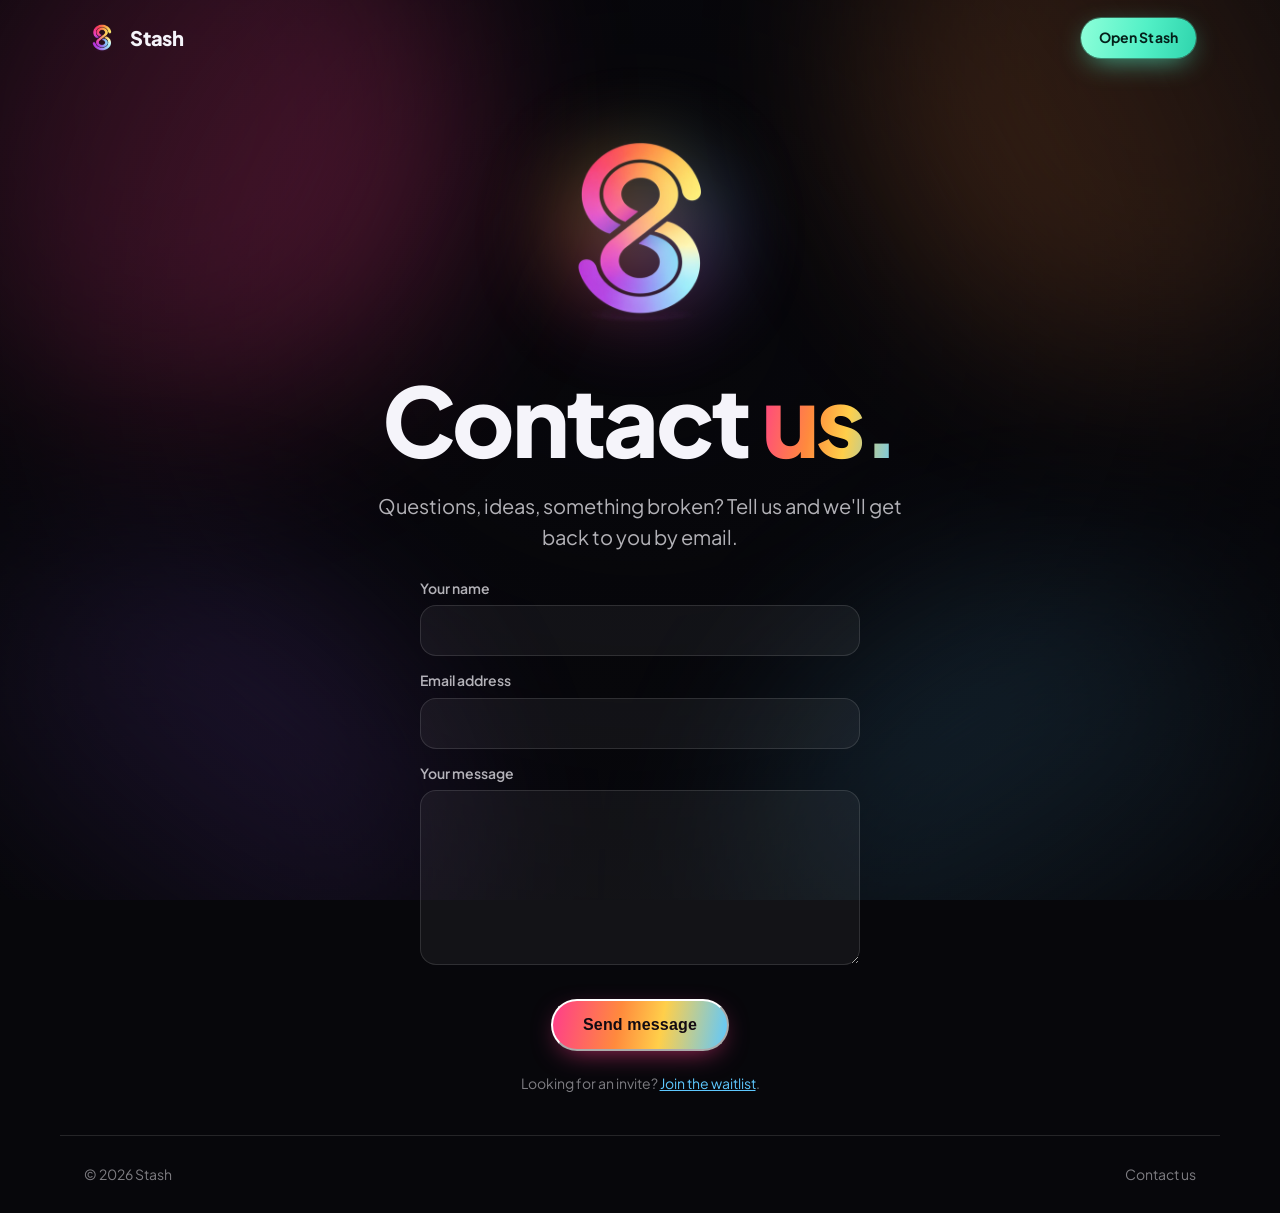
<file: contact.html>
<!doctype html>
<html lang="en">
<head>
  <meta charset="utf-8">
  <meta name="viewport" content="width=device-width, initial-scale=1, viewport-fit=cover">
  <title>Stash — contact us</title>
  <meta name="description" content="Send the Stash team a message.">
  <meta name="theme-color" content="#07070b">
  <!-- Link-preview picture. Same as index.html. -->
  <meta property="og:image" content="/img/share-card.png">
  <meta property="og:image:width" content="1200">
  <meta property="og:image:height" content="630">
  <meta property="og:image:alt" content="Stash: the everyday second brain">
  <meta name="twitter:card" content="summary_large_image">

  <!-- Signed in? Skip the website and go straight to the app.
       Runs first, before anything draws. Keep in step with 404.html.
       See README.md, "The two rules", before changing anything here. -->
  <script>
    (function () {
      var h = location.hostname;
      // Where the app lives for THIS copy of the site:
      //   stash.info → app.stash.info, retsyn.app → app.retsyn.app, retsyn.ai → app.retsyn.ai
      //   localhost (local preview) → the dev app that restart-app.ps1 runs
      //   *.pages.dev (Cloudflare preview links) → the dev app
      var app =
        h === 'localhost' || h === '127.0.0.1' ? 'http://localhost:8089' :
        /\.pages\.dev$/.test(h) ? 'https://app.retsyn.app' :
        'https://app.' + h.replace(/^www\./, '');
      window.STASH_APP = app;
      // The app sets this cookie on sign-in and deletes it on sign-out.
      // Add ?home to the address to stay on the website while signed in.
      var signedIn = /(?:^|;\s*)stash_signed_in=1(?:;|$)/.test(document.cookie);
      var stay = /[?&]home(?:[=&]|$)/.test(location.search);
      if (signedIn && !stay) location.replace(app + '/');
    })();
  </script>

  <link rel="icon" type="image/png" href="/favicon.png">
  <link rel="preconnect" href="https://fonts.googleapis.com">
  <link rel="preconnect" href="https://fonts.gstatic.com" crossorigin>
  <link href="https://fonts.googleapis.com/css2?family=Plus+Jakarta+Sans:wght@400;500;600;700;800&display=swap" rel="stylesheet">
  <link rel="stylesheet" href="/site.css?v=3">
  <script src="/site.js?v=2" defer></script>
  <!-- Cloudflare Turnstile: the "are you human?" check on the form below. -->
  <script src="https://challenges.cloudflare.com/turnstile/v0/api.js" async defer></script>
</head>
<body>
  <div class="glow" aria-hidden="true">
    <span class="blob b1"></span><span class="blob b2"></span><span class="blob b3"></span><span class="blob b4"></span>
  </div>

  <!-- Shown only if someone opens this WEBSITE as a home-screen app (site.js). -->
  <div class="standalone-note" role="note">
    <p>This icon opens the Stash <strong>website</strong>, not the app.</p>
    <a class="btn btn-primary btn-sm" data-app-href="/">Open the Stash app</a>
  </div>

  <header class="topbar">
    <a class="brand" href="/?home" aria-label="Stash home">
      <img src="/img/logo.png" alt="" width="36" height="36">
      <span>Stash</span>
    </a>
    <nav class="topnav" aria-label="Account">
      <a class="btn btn-neon btn-sm" data-app-href="/" href="/">Open Stash</a>
    </nav>
  </header>

  <main>
    <section class="hero">
      <div class="logo-wrap">
        <img class="logo" src="/img/logo.png" alt="Stash logo" width="160" height="160">
      </div>
      <h1>Contact <span class="grad">us.</span></h1>
      <p class="lede">Questions, ideas, something broken? Tell us and we'll get back to you by email.</p>

      <form class="waitlist" id="contact" novalidate>
        <label>Your name
          <input name="name" type="text" autocomplete="name" required maxlength="120">
        </label>
        <label>Email address
          <input name="email" type="email" autocomplete="email" required maxlength="200">
        </label>
        <label>Your message
          <textarea name="message" rows="6" maxlength="5000" required></textarea>
        </label>
        <!-- Turnstile widget. data-sitekey is the PUBLIC site key from the
             Cloudflare dashboard (Turnstile -> widget for stash.info / retsyn.*).
             The matching secret is the TURNSTILE_SECRET_KEY secret on the
             invitesApi function. (Cloudflare's always-passes TEST pair for
             local testing: site key 1x00000000000000000000AA, secret
             1x0000000000000000000000000000000AA.) -->
        <div class="cf-turnstile" data-sitekey="0x4AAAAAAFovQHIKzPkUI7mF" data-theme="dark"></div>
        <p class="form-error" id="contact-error" hidden></p>
        <div class="cta">
          <button class="btn btn-primary btn-lg" type="submit">Send message</button>
        </div>
      </form>

      <div class="waitlist-done" id="contact-done" hidden>
        <h2>Thanks, your message is on its way.</h2>
        <p class="lede">We'll reply to the email address you gave us.</p>
      </div>
      <p class="fineprint">Looking for an invite? <a href="/waitlist.html">Join the waitlist</a>.</p>
    </section>
  </main>

  <script>
    (function () {
      // Where the message goes: the invites API of THIS site's project.
      var h = location.hostname.replace(/^www\./, '');
      var api =
        h === 'retsyn.ai'  ? 'https://invitesapi-z2zzikje6a-uc.a.run.app' :
        h === 'stash.info' ? 'https://invitesapi-vjxyhmysuq-uc.a.run.app' :
                             'https://invitesapi-oi53bwskkq-uc.a.run.app'; // retsyn.app, localhost, *.pages.dev
      var form = document.getElementById('contact');
      var err = document.getElementById('contact-error');
      var done = document.getElementById('contact-done');
      function fail(msg) { err.textContent = msg; err.hidden = false; }
      form.addEventListener('submit', function (e) {
        e.preventDefault();
        var name = form.name.value.trim();
        var email = form.email.value.trim();
        var message = form.message.value.trim();
        err.hidden = true;
        if (!name) return fail('Please tell us your name.');
        if (!/^[^\s@]+@[^\s@]+\.[^\s@]+$/.test(email)) return fail('Please enter a valid email address.');
        if (!message) return fail('Please write a message.');
        var tokenField = form.querySelector('[name="cf-turnstile-response"]');
        var token = tokenField ? tokenField.value : '';
        if (!token) return fail('Please complete the "I am human" check first.');
        var btn = form.querySelector('button');
        btn.disabled = true; btn.textContent = 'Sending...';
        fetch(api + '/api/invites/v1/contact/send', {
          method: 'POST',
          headers: { 'Content-Type': 'application/json' },
          body: JSON.stringify({ name: name, email: email, message: message, turnstileToken: token })
        }).then(function (r) { return r.json().then(function (j) { return { ok: r.ok, body: j }; }); })
          .then(function (res) {
            if (!res.ok) throw new Error((res.body && res.body.error) || 'Request failed');
            form.hidden = true; done.hidden = false;
          })
          .catch(function (ex) {
            fail('Sorry, that did not go through. ' + (ex.message || '') + ' Please try again.');
            btn.disabled = false; btn.textContent = 'Send message';
            if (window.turnstile) window.turnstile.reset(); // a token only works once
          });
      });
    })();
  </script>

  <footer class="footer">
    <span>&copy; <span data-year>2026</span> Stash</span>
    <a href="/contact.html">Contact us</a>
  </footer>
</body>
</html>
</file>
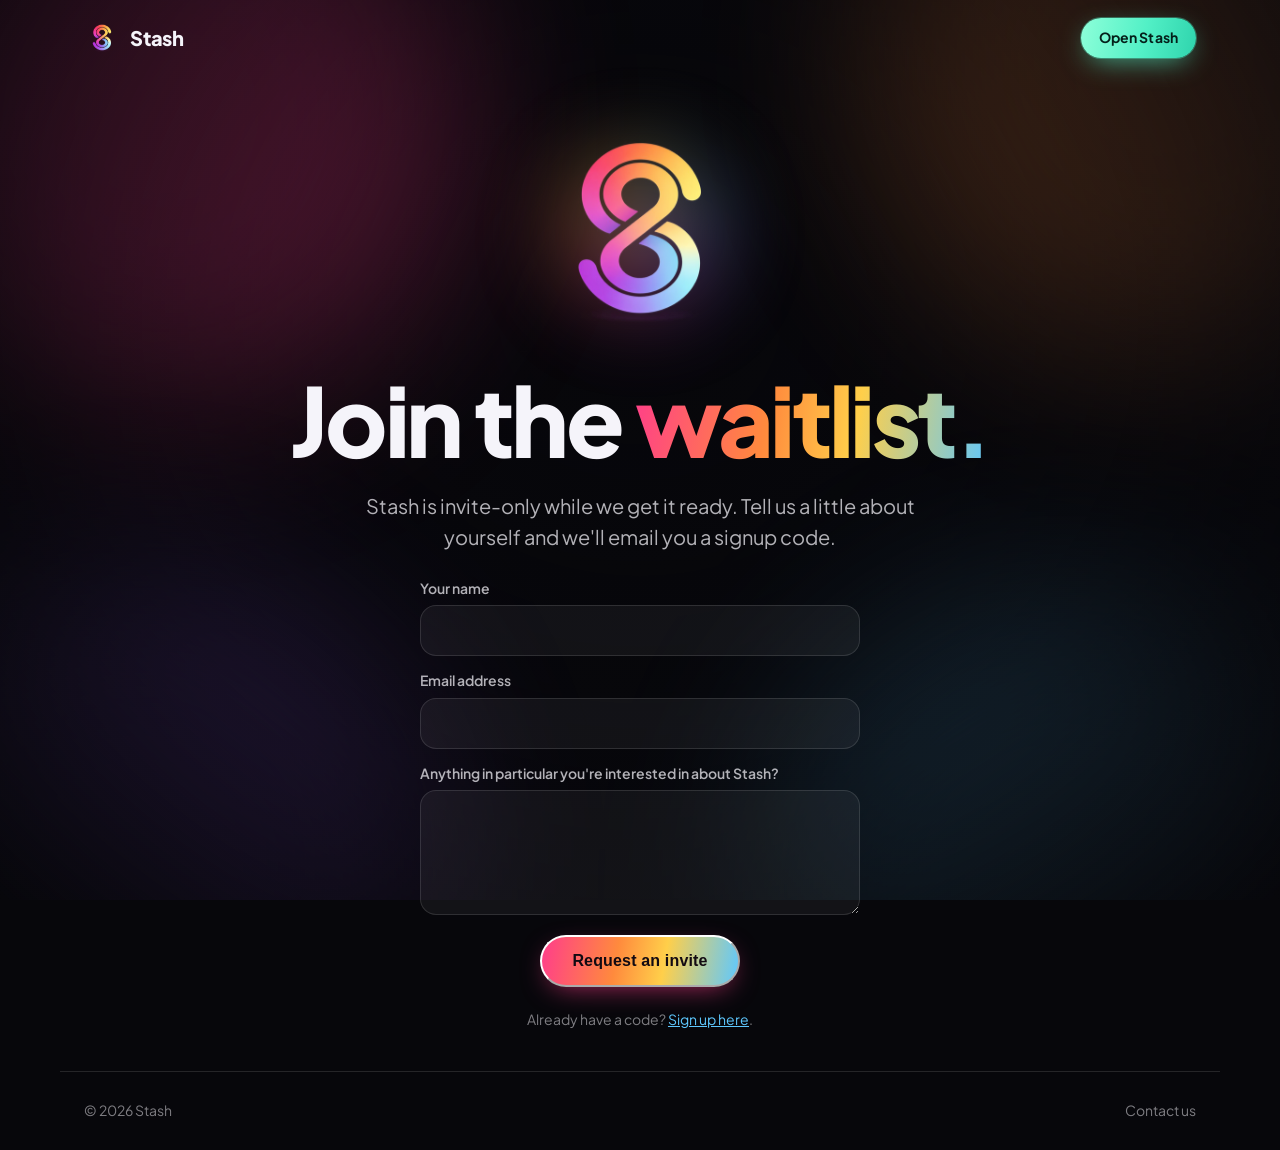
<file: waitlist.html>
<!doctype html>
<html lang="en">
<head>
  <meta charset="utf-8">
  <meta name="viewport" content="width=device-width, initial-scale=1, viewport-fit=cover">
  <title>Stash — coming soon</title>
  <meta name="description" content="Ask for a Stash invite. We will email you a signup code.">
  <meta name="theme-color" content="#07070b">
  <!-- Link-preview picture. Same as index.html. -->
  <meta property="og:image" content="/img/share-card.png">
  <meta property="og:image:width" content="1200">
  <meta property="og:image:height" content="630">
  <meta property="og:image:alt" content="Stash: the everyday second brain">
  <meta name="twitter:card" content="summary_large_image">

  <!-- Signed in? Skip the website and go straight to the app.
       Runs first, before anything draws. Keep in step with 404.html.
       See README.md, "The two rules", before changing anything here. -->
  <script>
    (function () {
      var h = location.hostname;
      // Where the app lives for THIS copy of the site:
      //   stash.info → app.stash.info, retsyn.app → app.retsyn.app, retsyn.ai → app.retsyn.ai
      //   localhost (local preview) → the dev app that restart-app.ps1 runs
      //   *.pages.dev (Cloudflare preview links) → the dev app
      var app =
        h === 'localhost' || h === '127.0.0.1' ? 'http://localhost:8089' :
        /\.pages\.dev$/.test(h) ? 'https://app.retsyn.app' :
        'https://app.' + h.replace(/^www\./, '');
      window.STASH_APP = app;
      // The app sets this cookie on sign-in and deletes it on sign-out.
      // Add ?home to the address to stay on the website while signed in.
      var signedIn = /(?:^|;\s*)stash_signed_in=1(?:;|$)/.test(document.cookie);
      var stay = /[?&]home(?:[=&]|$)/.test(location.search);
      if (signedIn && !stay) location.replace(app + '/');
    })();
  </script>

  <link rel="icon" type="image/png" href="/favicon.png">
  <link rel="preconnect" href="https://fonts.googleapis.com">
  <link rel="preconnect" href="https://fonts.gstatic.com" crossorigin>
  <link href="https://fonts.googleapis.com/css2?family=Plus+Jakarta+Sans:wght@400;500;600;700;800&display=swap" rel="stylesheet">
  <link rel="stylesheet" href="/site.css?v=3">
  <script src="/site.js?v=2" defer></script>
</head>
<body>
  <div class="glow" aria-hidden="true">
    <span class="blob b1"></span><span class="blob b2"></span><span class="blob b3"></span><span class="blob b4"></span>
  </div>

  <!-- Shown only if someone opens this WEBSITE as a home-screen app (site.js). -->
  <div class="standalone-note" role="note">
    <p>This icon opens the Stash <strong>website</strong>, not the app.</p>
    <a class="btn btn-primary btn-sm" data-app-href="/">Open the Stash app</a>
  </div>

  <header class="topbar">
    <a class="brand" href="/?home" aria-label="Stash home">
      <img src="/img/logo.png" alt="" width="36" height="36">
      <span>Stash</span>
    </a>
    <nav class="topnav" aria-label="Account">
      <a class="btn btn-neon btn-sm" data-app-href="/" href="/">Open Stash</a>
    </nav>
  </header>

  <main>
    <section class="hero">
      <div class="logo-wrap">
        <img class="logo" src="/img/logo.png" alt="Stash logo" width="160" height="160">
      </div>
      <h1>Join the <span class="grad">waitlist.</span></h1>
      <p class="lede">Stash is invite-only while we get it ready. Tell us a little about yourself and we'll email you a signup code.</p>

      <form class="waitlist" id="waitlist" novalidate>
        <label>Your name
          <input name="name" type="text" autocomplete="name" required maxlength="120">
        </label>
        <label>Email address
          <input name="email" type="email" autocomplete="email" required maxlength="200">
        </label>
        <label>Anything in particular you're interested in about Stash?
          <textarea name="interest" rows="4" maxlength="2000"></textarea>
        </label>
        <p class="form-error" id="waitlist-error" hidden></p>
        <div class="cta">
          <button class="btn btn-primary btn-lg" type="submit">Request an invite</button>
        </div>
      </form>

      <div class="waitlist-done" id="waitlist-done" hidden>
        <h2>Thanks, you're on the list.</h2>
        <p class="lede">We'll email your signup code soon. Already have one? <a data-app-href="/signup" href="/signup">Create your account</a>.</p>
      </div>
      <p class="fineprint">Already have a code? <a data-app-href="/signup" href="/signup">Sign up here</a>.</p>
    </section>
  </main>

  <script>
    (function () {
      // Where the waitlist request goes: the invites API of THIS site's project.
      var h = location.hostname.replace(/^www\./, '');
      var api =
        h === 'retsyn.ai'  ? 'https://invitesapi-z2zzikje6a-uc.a.run.app' :
        h === 'stash.info' ? 'https://invitesapi-vjxyhmysuq-uc.a.run.app' :
                             'https://invitesapi-oi53bwskkq-uc.a.run.app'; // retsyn.app, localhost, *.pages.dev
      var form = document.getElementById('waitlist');
      var err = document.getElementById('waitlist-error');
      var done = document.getElementById('waitlist-done');
      form.addEventListener('submit', function (e) {
        e.preventDefault();
        var name = form.name.value.trim();
        var email = form.email.value.trim();
        err.hidden = true;
        if (!name) { err.textContent = 'Please tell us your name.'; err.hidden = false; return; }
        if (!/^[^\s@]+@[^\s@]+\.[^\s@]+$/.test(email)) { err.textContent = 'Please enter a valid email address.'; err.hidden = false; return; }
        var btn = form.querySelector('button');
        btn.disabled = true; btn.textContent = 'Sending...';
        fetch(api + '/api/invites/v1/waitlist/request', {
          method: 'POST',
          headers: { 'Content-Type': 'application/json' },
          body: JSON.stringify({ name: name, email: email, interest: form.interest.value.trim() })
        }).then(function (r) { return r.json().then(function (j) { return { ok: r.ok, body: j }; }); })
          .then(function (res) {
            if (!res.ok) throw new Error((res.body && res.body.error) || 'Request failed');
            form.hidden = true; done.hidden = false;
          })
          .catch(function (ex) {
            err.innerHTML = 'Sorry, that did not go through. ' + String(ex.message || '').replace(/[<>&]/g, '') + ' Please try again, or <a href="/contact.html">contact us</a>.';
            err.hidden = false; btn.disabled = false; btn.textContent = 'Request an invite';
          });
      });
    })();
  </script>

  <footer class="footer">
    <span>© <span data-year>2026</span> Stash</span>
    <a href="/contact.html">Contact us</a>
  </footer>
</body>
</html>
</file>
<file: site.css>
/* Stash website — coming soon page.
   Colours are taken from the logo's gradient. */

:root {
  --bg: #07070b;
  --ink: #f5f4fa;
  --ink-soft: rgba(245, 244, 250, 0.72);
  --ink-faint: rgba(245, 244, 250, 0.5);
  --line: rgba(255, 255, 255, 0.12);
  --panel: rgba(255, 255, 255, 0.05);

  --pink: #ff3d8b;
  --orange: #ff8a3d;
  --yellow: #ffcf4a;
  --sky: #5ec8ff;
  --violet: #9b5cf6;
  --green: #52f0c6;  /* mint green for "Open Stash" */
  --brand-grad: linear-gradient(100deg, var(--pink) 0%, var(--orange) 38%, var(--yellow) 62%, var(--sky) 100%);

  --radius: 999px;
  --font: "Plus Jakarta Sans", system-ui, -apple-system, "Segoe UI", Roboto, sans-serif;
}

*, *::before, *::after { box-sizing: border-box; }

html { color-scheme: dark; scroll-behavior: smooth; }

body {
  margin: 0;
  min-height: 100vh;
  background: var(--bg);
  color: var(--ink);
  font-family: var(--font);
  font-size: 16px;
  line-height: 1.55;
  -webkit-font-smoothing: antialiased;
  overflow-x: hidden;
}

img { display: block; max-width: 100%; }
a { color: inherit; }

/* ── Background glow ───────────────────────────────────────────── */
.glow {
  position: fixed;
  inset: 0;
  z-index: -1;
  overflow: hidden;
  pointer-events: none;
}
.glow::after { /* soft vignette so the edges settle into black */
  content: "";
  position: absolute;
  inset: 0;
  background: radial-gradient(ellipse at 50% 35%, transparent 0%, rgba(7, 7, 11, 0.55) 60%, var(--bg) 100%);
}
.blob {
  position: absolute;
  width: 46vmax;
  height: 46vmax;
  border-radius: 50%;
  filter: blur(90px);
  opacity: 0.38;
  will-change: transform;
}
.b1 { background: var(--pink);   top: -14vmax; left: -10vmax; animation: drift1 26s ease-in-out infinite alternate; }
.b2 { background: var(--orange); top: -18vmax; right: -14vmax; opacity: 0.3; animation: drift2 30s ease-in-out infinite alternate; }
.b3 { background: var(--sky);    bottom: -22vmax; right: -6vmax; opacity: 0.28; animation: drift3 34s ease-in-out infinite alternate; }
.b4 { background: var(--violet); bottom: -20vmax; left: -12vmax; opacity: 0.32; animation: drift1 38s ease-in-out infinite alternate-reverse; }

@keyframes drift1 { to { transform: translate(8vmax, 6vmax) scale(1.08); } }
@keyframes drift2 { to { transform: translate(-7vmax, 8vmax) scale(0.94); } }
@keyframes drift3 { to { transform: translate(-9vmax, -5vmax) scale(1.06); } }

/* ── Buttons ───────────────────────────────────────────────────── */
.btn {
  display: inline-flex;
  align-items: center;
  justify-content: center;
  gap: 8px;
  border-radius: var(--radius);
  font-weight: 700;
  letter-spacing: 0.01em;
  text-decoration: none;
  white-space: nowrap;
  transition: transform 0.15s ease, box-shadow 0.2s ease, background-color 0.2s ease, border-color 0.2s ease;
}
.btn:focus-visible { outline: 2px solid var(--yellow); outline-offset: 3px; }
.btn:active { transform: translateY(1px); }

.btn-sm { padding: 9px 18px; font-size: 14px; }
.btn-lg { padding: 15px 30px; font-size: 16px; min-width: 150px; }

.btn-primary {
  color: #120a12;
  background: var(--brand-grad);
  box-shadow: 0 8px 28px -10px rgba(255, 61, 139, 0.75);
}
.btn-primary:hover { transform: translateY(-1px); box-shadow: 0 12px 34px -10px rgba(255, 138, 61, 0.85); }

.btn-ghost {
  color: var(--ink);
  background: var(--panel);
  border: 1px solid var(--line);
  backdrop-filter: blur(8px);
  -webkit-backdrop-filter: blur(8px);
}
.btn-ghost:hover { background: rgba(255, 255, 255, 0.1); border-color: rgba(255, 255, 255, 0.24); }

.btn-neon {
  color: #04201a;
  background-color: var(--green);
  background: linear-gradient(100deg, #8dffd9 0%, var(--green) 55%, #2fd4ad 100%);
  box-shadow: 0 0 0 1px rgba(82, 240, 198, 0.35), 0 8px 28px -8px rgba(82, 240, 198, 0.8);
}
.btn-neon:hover { transform: translateY(-1px); box-shadow: 0 0 0 1px rgba(82, 240, 198, 0.5), 0 12px 36px -8px rgba(82, 240, 198, 0.95); }

/* ── Top bar ───────────────────────────────────────────────────── */
.topbar {
  display: flex;
  align-items: center;
  justify-content: space-between;
  gap: 16px;
  max-width: 1160px;
  margin: 0 auto;
  padding: max(18px, env(safe-area-inset-top)) 24px 18px;
}
.brand {
  display: inline-flex;
  align-items: center;
  gap: 10px;
  text-decoration: none;
  font-weight: 800;
  font-size: 20px;
  letter-spacing: -0.01em;
}
.brand img { mix-blend-mode: screen; } /* the logo file has a black square behind it */
.topnav { display: flex; gap: 10px; }

/* ── Hero ──────────────────────────────────────────────────────── */
.hero {
  display: flex;
  flex-direction: column;
  align-items: center;
  text-align: center;
  min-height: calc(100vh - 76px);
  min-height: calc(100svh - 76px);
  padding: 4vh 24px 40px;
}

.logo-wrap { position: relative; margin-bottom: 18px; }
.logo-wrap::before { /* halo behind the mark */
  content: "";
  position: absolute;
  inset: 18%;
  border-radius: 50%;
  background: conic-gradient(from 200deg, var(--pink), var(--orange), var(--yellow), var(--sky), var(--violet), var(--pink));
  filter: blur(46px);
  opacity: 0.45;
  animation: pulse 6s ease-in-out infinite;
}
.logo {
  position: relative;
  width: clamp(150px, 22vw, 240px);
  height: auto;
  mix-blend-mode: screen;
  animation: float 7s ease-in-out infinite;
}
@keyframes float { 50% { transform: translateY(-8px); } }
@keyframes pulse { 50% { opacity: 0.62; transform: scale(1.06); } }

.badge {
  display: inline-flex;
  align-items: center;
  gap: 8px;
  margin: 0 0 18px;
  padding: 6px 14px;
  border: 1px solid var(--line);
  border-radius: var(--radius);
  background: var(--panel);
  color: var(--ink-soft);
  font-size: 13px;
  font-weight: 600;
  letter-spacing: 0.14em;
  text-transform: uppercase;
}
.badge .dot {
  width: 7px;
  height: 7px;
  border-radius: 50%;
  background: var(--yellow);
  box-shadow: 0 0 0 0 rgba(255, 207, 74, 0.7);
  animation: ping 2.2s ease-out infinite;
}
@keyframes ping { 70%, 100% { box-shadow: 0 0 0 9px rgba(255, 207, 74, 0); } }

h1 {
  margin: 0;
  font-size: clamp(44px, 8.4vw, 96px);
  line-height: 1.02;
  font-weight: 800;
  letter-spacing: -0.035em;
}
.grad {
  background: var(--brand-grad);
  -webkit-background-clip: text;
  background-clip: text;
  color: transparent;
}

.lede {
  max-width: 560px;
  margin: 22px auto 0;
  color: var(--ink-soft);
  font-size: clamp(17px, 2vw, 20px);
}

.cta {
  display: flex;
  flex-wrap: wrap;
  justify-content: center;
  gap: 12px;
  margin-top: 34px;
}

.fineprint {
  max-width: 420px;
  margin: 22px auto 0;
  color: var(--ink-faint);
  font-size: 14px;
}

/* ── Footer ────────────────────────────────────────────────────── */
.footer {
  display: flex;
  flex-wrap: wrap;
  justify-content: space-between;
  gap: 12px;
  max-width: 1160px;
  margin: 0 auto;
  padding: 28px 24px max(28px, env(safe-area-inset-bottom));
  border-top: 1px solid var(--line);
  color: var(--ink-faint);
  font-size: 14px;
}
.footer a { text-decoration: none; }
.footer a:hover { color: var(--ink); }

/* ── Opened as a home-screen app (site.js adds .is-standalone) ── */
.standalone-note { display: none; }
.is-standalone .standalone-note {
  display: flex;
  flex-wrap: wrap;
  align-items: center;
  justify-content: center;
  gap: 10px 16px;
  padding: max(12px, env(safe-area-inset-top)) 16px 12px;
  background: rgba(255, 255, 255, 0.08);
  border-bottom: 1px solid var(--line);
  text-align: center;
  font-size: 14px;
}
.standalone-note p { margin: 0; }

/* ── Simple page (404) ─────────────────────────────────────────── */
.simple {
  display: flex;
  flex-direction: column;
  align-items: center;
  justify-content: center;
  gap: 18px;
  min-height: 70vh;
  padding: 40px 24px;
  text-align: center;
}
.simple h1 { font-size: clamp(36px, 6vw, 56px); }
.simple p { margin: 0; color: var(--ink-soft); }

/* ── Phones ────────────────────────────────────────────────────── */
@media (max-width: 520px) {
  .topbar { padding-left: 16px; padding-right: 16px; }
  .brand span { display: none; }
  .btn-sm { padding: 8px 14px; }
  .hero { padding: 2vh 16px 32px; }
  .cta { flex-direction: column; width: 100%; max-width: 320px; }
  .btn-lg { width: 100%; }
  .footer { padding-left: 16px; padding-right: 16px; }
}

@media (prefers-reduced-motion: reduce) {
  *, *::before, *::after { animation: none !important; transition: none !important; }
  html { scroll-behavior: auto; }
}

/* Waitlist + contact forms (waitlist.html, contact.html) */
.waitlist { width: min(440px, 100%); margin: 26px auto 0; text-align: left; display: grid; gap: 14px; }
.waitlist label { display: grid; gap: 6px; font-size: 14px; font-weight: 600; color: var(--ink-soft); }
.waitlist input, .waitlist textarea {
  font: inherit; font-size: 16px; color: var(--ink);
  background: var(--panel); border: 1px solid var(--line); border-radius: 16px;
  padding: 12px 14px; width: 100%; box-sizing: border-box; resize: vertical;
}
.waitlist input:focus, .waitlist textarea:focus { outline: 2px solid var(--yellow); outline-offset: 1px; border-color: transparent; }
.waitlist .cta { margin-top: 6px; }
.form-error { color: var(--orange); font-size: 14px; margin: 0; }
.waitlist-done h2 { margin: 26px 0 8px; font-size: 26px; }
.fineprint a, .waitlist-done a, .form-error a { color: var(--sky); }
.waitlist .cf-turnstile { justify-self: center; }
.waitlist[hidden], .waitlist-done[hidden], .form-error[hidden] { display: none !important; }
.gate-note { margin: 22px 0 10px; font-size: 18px; font-weight: 700; color: var(--yellow); letter-spacing: 0.01em; }
</file>
